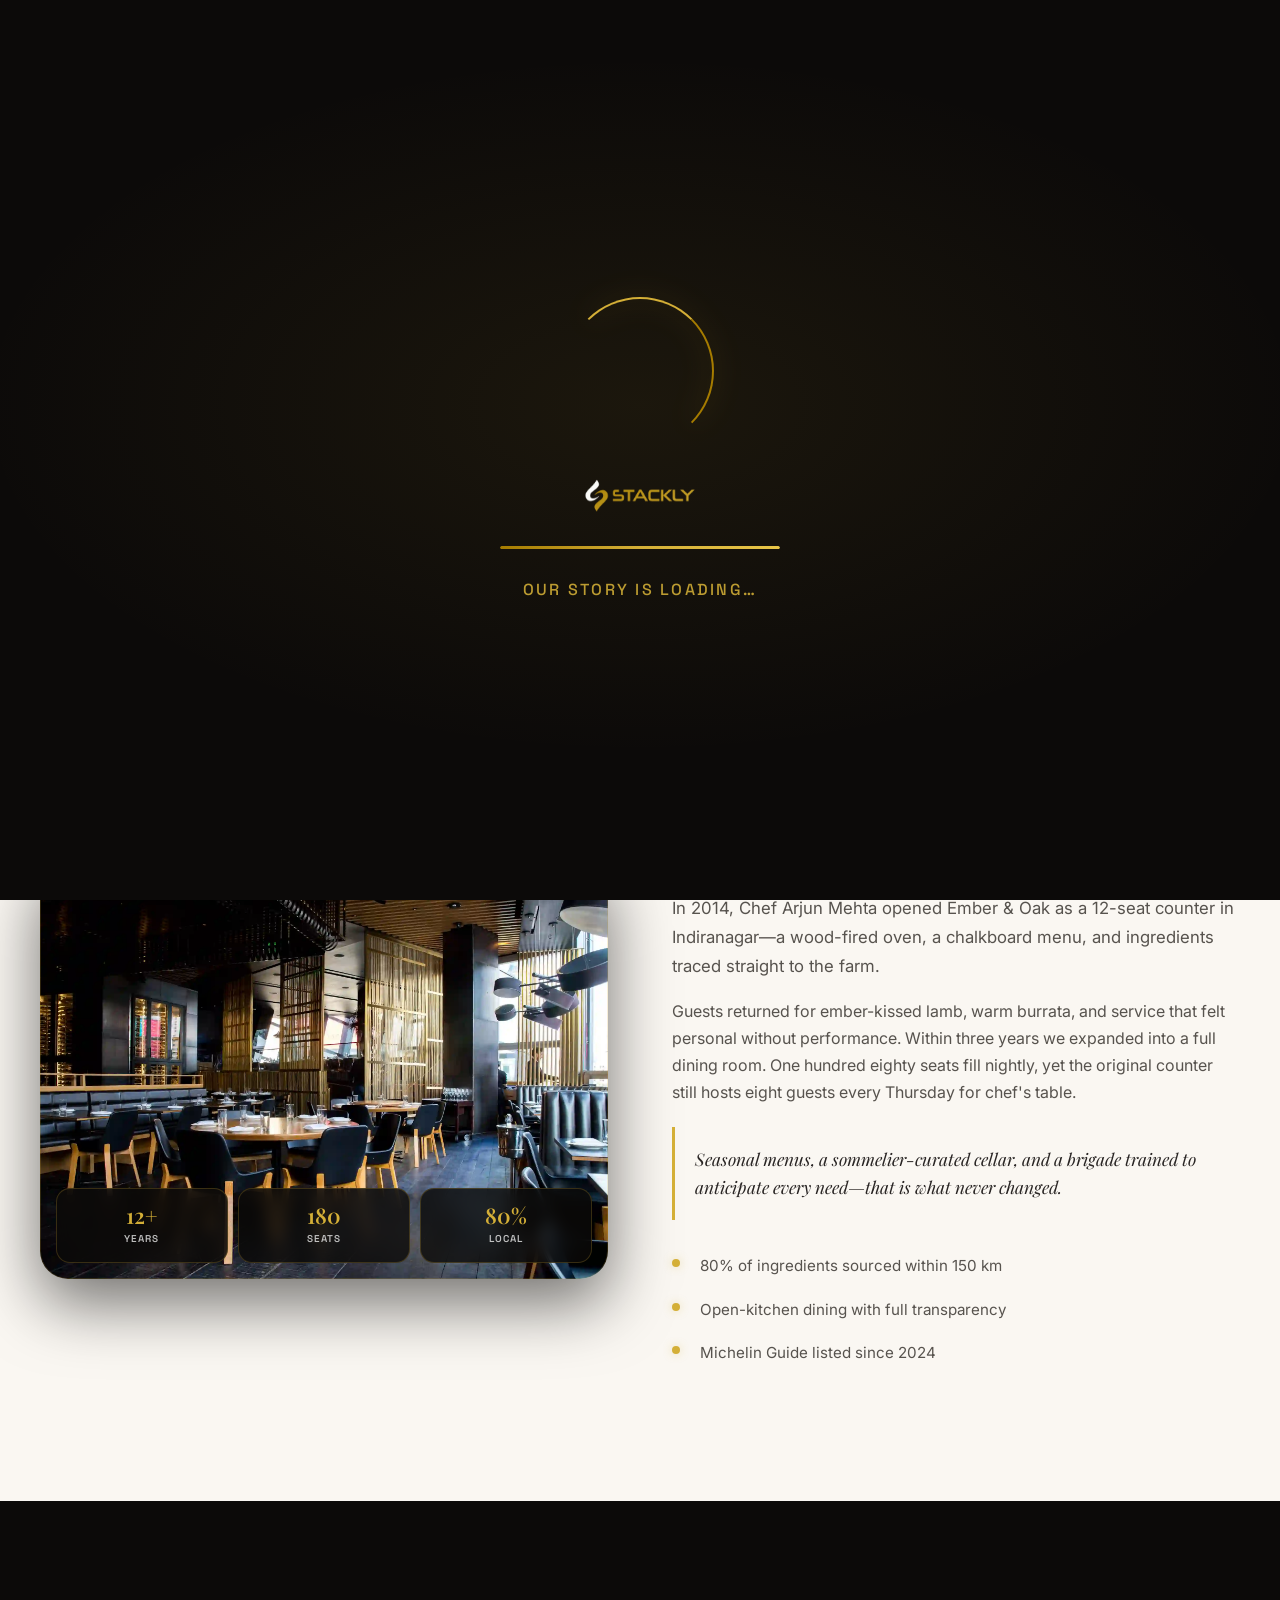
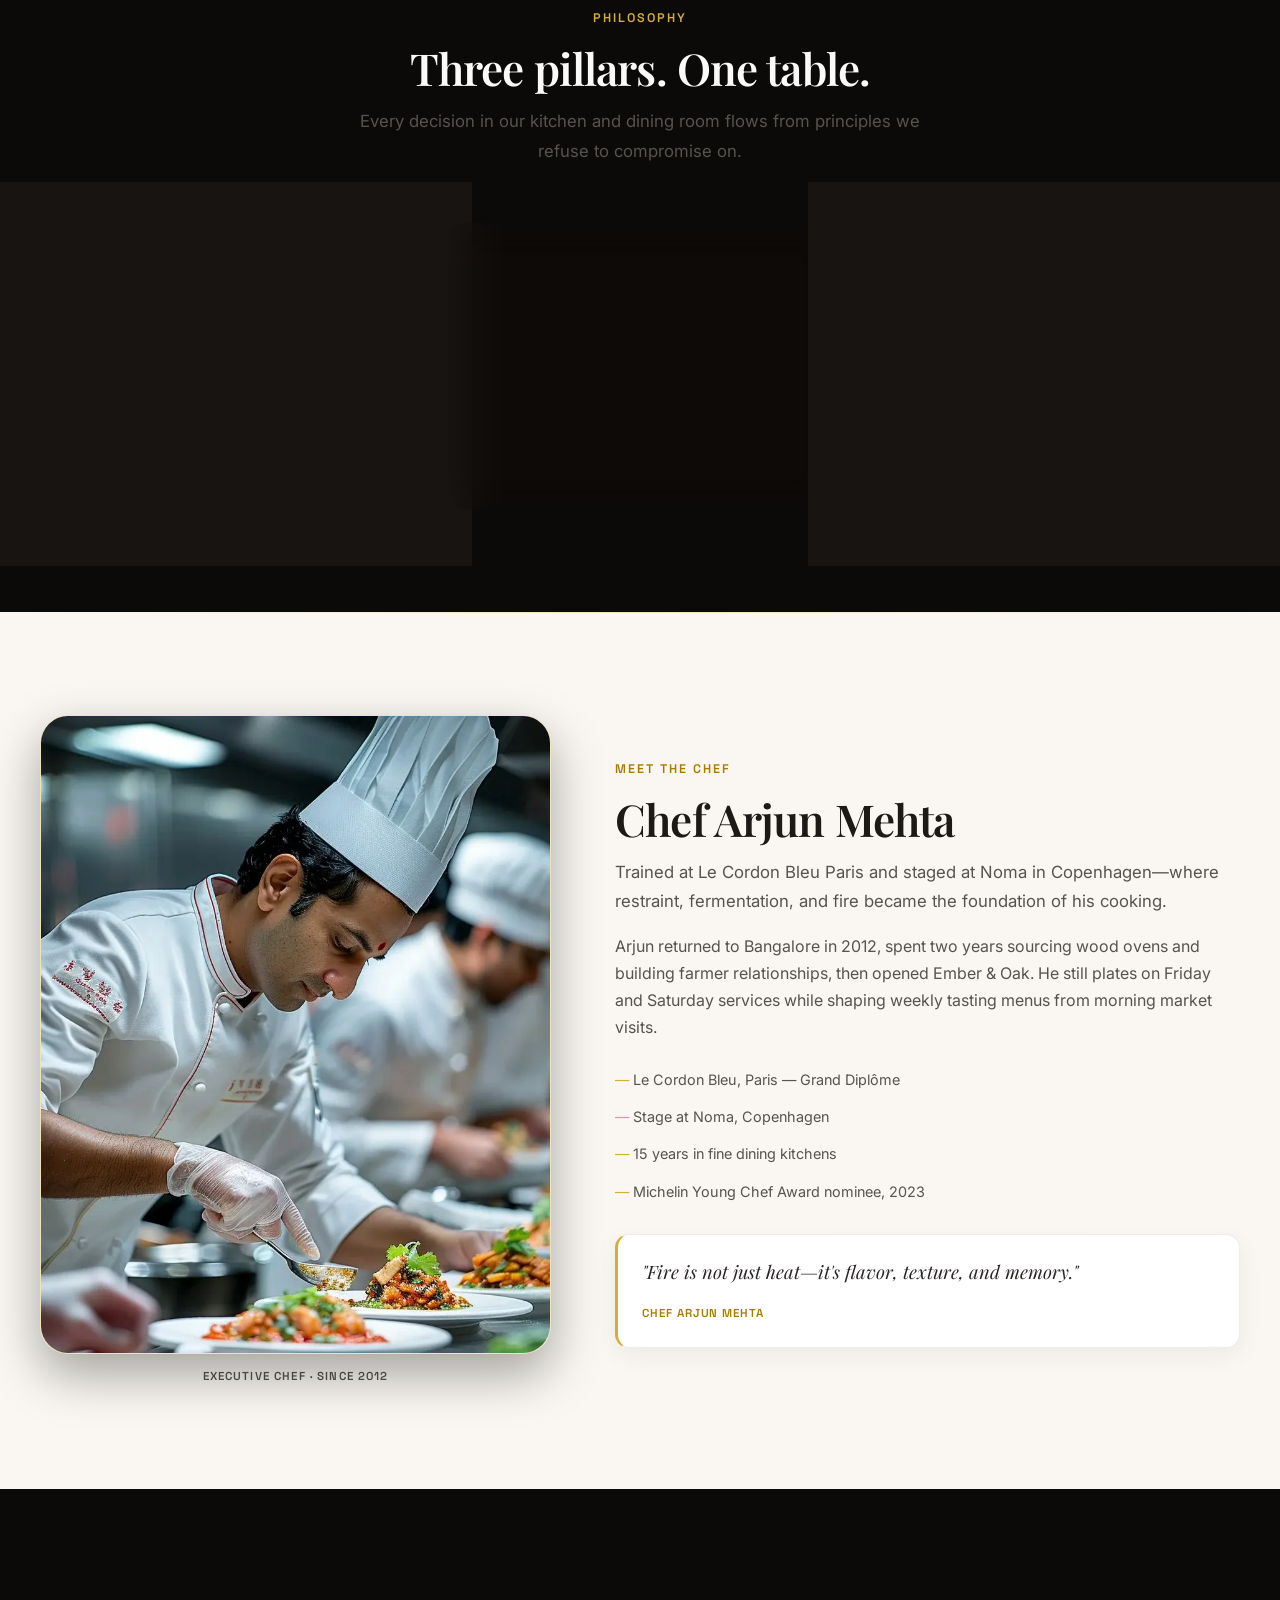
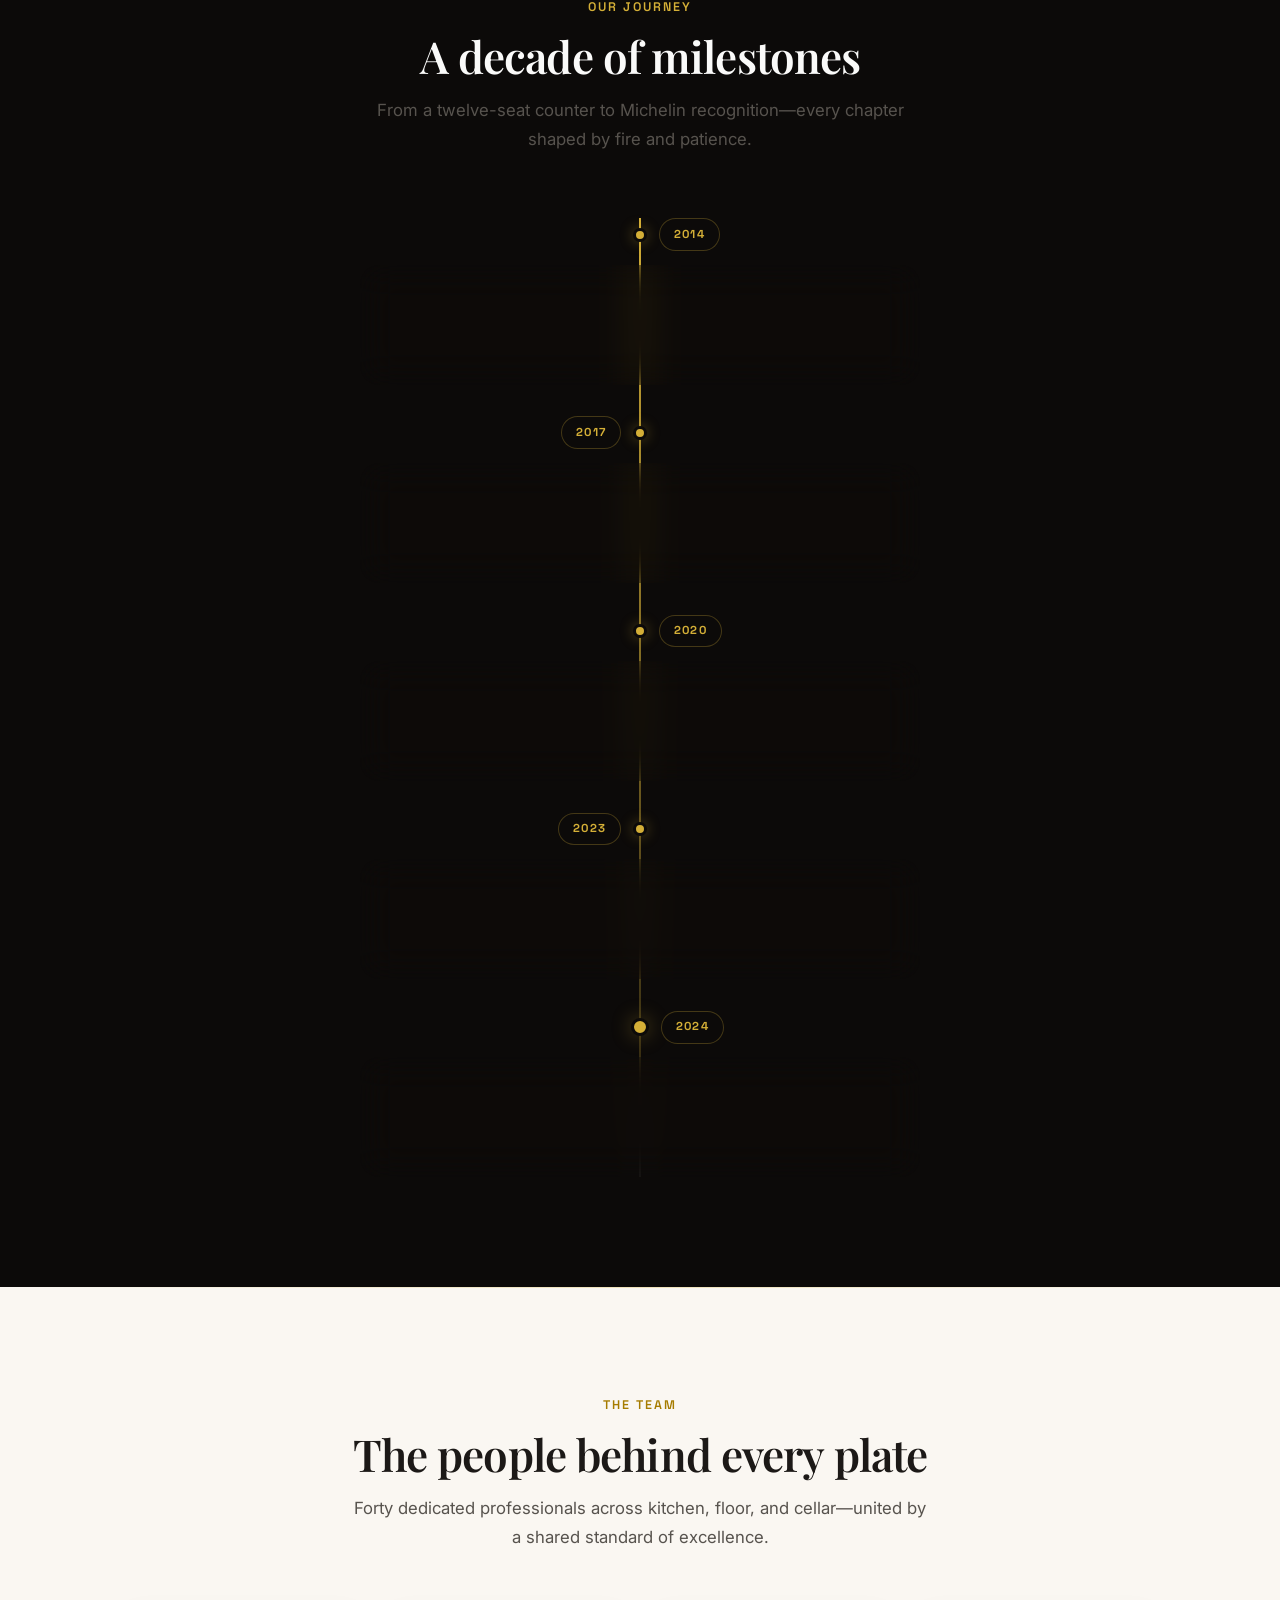
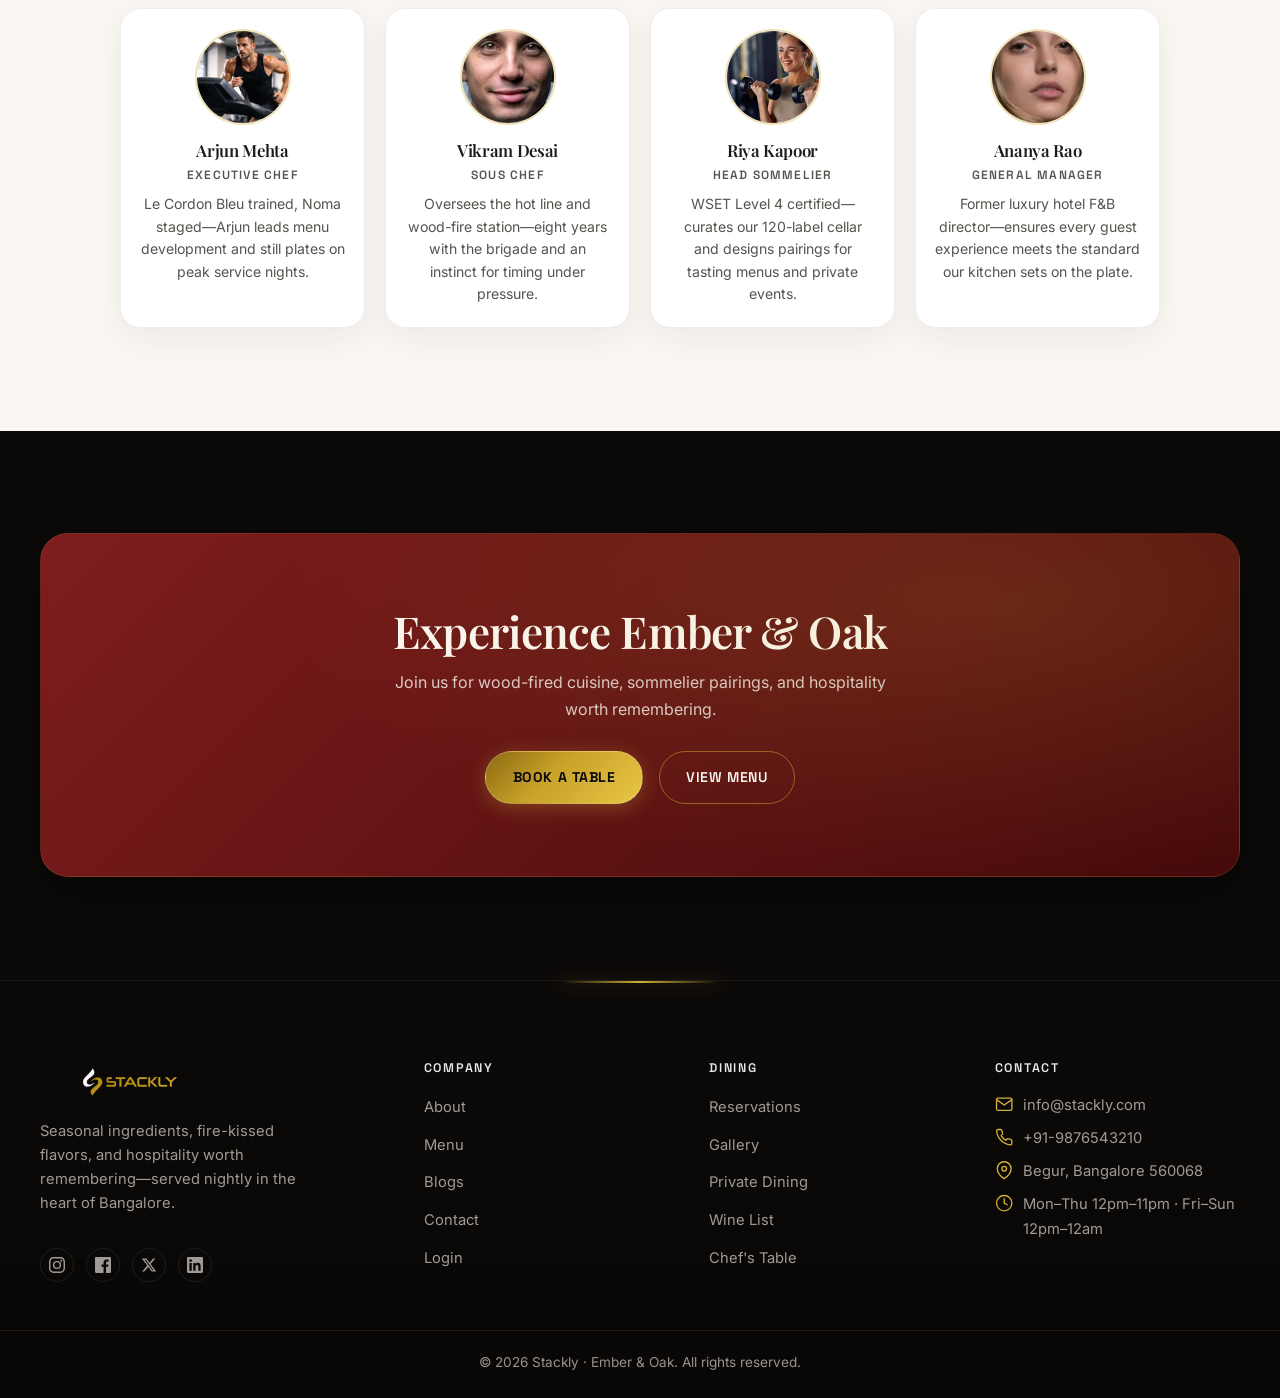
<file: about.html>
<!DOCTYPE html>
<html lang="en">
<head>
  <meta charset="UTF-8">
  <meta name="viewport" content="width=device-width, initial-scale=1.0">
  <meta name="description" content="About Stackly · Ember &amp; Oak — Our story, philosophy, and the team behind Bangalore's fire-forward fine dining destination.">
  <meta name="theme-color" content="#0C0A09">
  <title>About Us — Stackly · Ember &amp; Oak</title>
  <link rel="preconnect" href="https://fonts.googleapis.com">
  <link rel="preconnect" href="https://fonts.gstatic.com" crossorigin>
  <link href="https://fonts.googleapis.com/css2?family=Cormorant+Garamond:ital,wght@0,500;0,600;1,500&family=Inter:wght@400;500;600&family=Playfair+Display:ital,wght@0,500;0,600;0,700;1,500&family=Space+Grotesk:wght@500;600&display=swap" rel="stylesheet">
  <link rel="stylesheet" href="css/style.css">
  <link rel="stylesheet" href="css/responsive.css">
  <link rel="stylesheet" href="css/premium.css">
  <link rel="stylesheet" href="css/premium-responsive.css">
  <link rel="stylesheet" href="https://cdn.jsdelivr.net/npm/aos@2.3.1/dist/aos.css">
</head>
<body class="page-inner page-about page-hero-overlay premium-theme">

  <div id="preloader" aria-hidden="true">
    <div class="preloader__stage">
      <div class="preloader__ring" aria-hidden="true"><span class="preloader__ring-arc"></span></div>
      <img class="preloader__logo" src="images/stackly-restaurant-logo.webp" alt="Stackly · Ember &amp; Oak" width="220" height="48" decoding="async">
      <div class="preloader__progress" role="progressbar" aria-label="Loading" aria-valuemin="0" aria-valuemax="100" aria-valuenow="0">
        <span class="preloader__progress-fill"></span>
      </div>
      <p class="preloader__tagline">Our story is loading…</p>
    </div>
  </div>

  <header class="site-header site-header--pro" id="site-header" data-header>
    <div class="container site-header__inner">
      <a class="logo logo--pro" href="index.html" aria-label="Stackly · Ember &amp; Oak home">
        <img class="logo__img" src="images/stackly-restaurant-logo.webp" alt="Stackly · Ember &amp; Oak" width="200" height="44" decoding="async">
      </a>
      <button type="button" class="nav-toggle" id="nav-toggle" aria-expanded="false" aria-controls="nav-wrap" aria-label="Open menu">
        <span class="nav-toggle__bar"></span>
        <span class="nav-toggle__bar"></span>
        <span class="nav-toggle__bar"></span>
      </button>
      <div class="site-header__nav-wrap" id="nav-wrap">
        <div class="site-header__nav-inner">
          <nav class="site-header__nav" aria-label="Main navigation">
            <ul class="nav-list">
              <li><a class="nav-link" href="index.html" data-nav-file="index.html">Home</a></li>
              <li><a class="nav-link" href="about.html" data-nav-file="about.html">About</a></li>
              <li><a class="nav-link" href="menu.html" data-nav-file="menu.html">Menu</a></li>
              <li><a class="nav-link" href="blog.html" data-nav-file="blog.html">Blogs</a></li>
              <li><a class="nav-link" href="contact.html" data-nav-file="contact.html">Contact</a></li>
            </ul>
          </nav>
          <div class="site-header__actions">
            <a class="btn btn--nav-login" href="login.html" data-nav-file="login.html">Login</a>
            <a class="btn btn--nav-register" href="register.html">Sign up</a>
          </div>
        </div>
      </div>
    </div>
  </header>

  <main class="site-main">

    <section class="page-hero page-hero--image page-hero--center" aria-labelledby="page-title">
      <div class="page-hero__bg" aria-hidden="true">
        <img src="images/About-hero.webp" alt="" width="1920" height="800" decoding="async">
      </div>
      <div class="container page-hero__inner">
        <p class="section__kicker" data-aos="fade-up">About us</p>
        <h1 id="page-title" data-aos="fade-up" data-aos-delay="100">Rooted in fire.<br>Refined by craft.</h1>
        <p class="section__lead" data-aos="fade-up" data-aos-delay="150">From a single wood oven to one of Bangalore's most talked-about dining rooms—we built Ember &amp; Oak on patience, provenance, and the belief that fire transforms everything it touches.</p>
        <div class="page-hero-stats page-hero-stats--center" data-aos="fade-up" data-aos-delay="200">
          <span><strong>Est. 2014</strong></span>
          <span><strong>12+ Years</strong></span>
          <span><strong>180 Seats</strong></span>
          <span><strong>40+ Team</strong></span>
        </div>
      </div>
    </section>

    <div class="trust-strip" aria-label="About highlights">
      <div class="container">
        <ul class="trust-strip__list">
          <li class="trust-strip__item"><strong>Michelin Guide</strong> listed 2024</li>
          <li class="trust-strip__item"><strong>80%</strong> local sourcing</li>
          <li class="trust-strip__item"><strong>Open kitchen</strong> transparency</li>
          <li class="trust-strip__item"><strong>Chef's table</strong> every Thursday</li>
        </ul>
      </div>
    </div>

    <section class="section section--cream about-story" id="our-story">
      <div class="container split-layout split-layout--story">
        <div class="split-layout__image split-layout__image--story" data-aos="fade-right">
          <img src="images/dining-area.webp" alt="The Ember and Oak dining room during evening service" width="900" height="680" loading="lazy" decoding="async">
          <div class="story-metrics" aria-label="Restaurant highlights">
            <div class="story-metrics__item">
              <span class="story-metrics__value">12+</span>
              <span class="story-metrics__label">Years</span>
            </div>
            <div class="story-metrics__item">
              <span class="story-metrics__value">180</span>
              <span class="story-metrics__label">Seats</span>
            </div>
            <div class="story-metrics__item">
              <span class="story-metrics__value">80%</span>
              <span class="story-metrics__label">Local</span>
            </div>
          </div>
        </div>
        <div class="split-layout__body" data-aos="fade-left">
          <p class="section__kicker">Our story</p>
          <h2 class="section__title">Twelve seats. One oven. A vision for Bangalore.</h2>
          <p class="split-layout__lead">In 2014, Chef Arjun Mehta opened Ember &amp; Oak as a 12-seat counter in Indiranagar—a wood-fired oven, a chalkboard menu, and ingredients traced straight to the farm.</p>
          <p>Guests returned for ember-kissed lamb, warm burrata, and service that felt personal without performance. Within three years we expanded into a full dining room. One hundred eighty seats fill nightly, yet the original counter still hosts eight guests every Thursday for chef's table.</p>
          <blockquote class="story-pullquote">Seasonal menus, a sommelier-curated cellar, and a brigade trained to anticipate every need—that is what never changed.</blockquote>
          <ul class="checklist">
            <li>80% of ingredients sourced within 150 km</li>
            <li>Open-kitchen dining with full transparency</li>
            <li>Michelin Guide listed since 2024</li>
          </ul>
        </div>
      </div>
    </section>

    <section class="section section--dark about-philosophy" id="philosophy">
      <div class="container">
        <header class="section__head section__head--center">
          <p class="section__kicker" data-aos="fade-up">Philosophy</p>
          <h2 class="section__title" data-aos="fade-up" data-aos-delay="100">Three pillars. One table.</h2>
          <p class="section__lead" data-aos="fade-up" data-aos-delay="150">Every decision in our kitchen and dining room flows from principles we refuse to compromise on.</p>
        </header>
        <div class="philosophy-showcase">
          <article class="philosophy-showcase__card glass-card" data-aos="fade-up">
            <span class="philosophy-showcase__num" aria-hidden="true">01</span>
            <h3>Provenance</h3>
            <p>We know our farmers by name. Lamb from Nandi Hills, heirloom tomatoes from Coorg, truffles from Piedmont when the season turns—we build menus around what arrives freshest.</p>
          </article>
          <article class="philosophy-showcase__card philosophy-showcase__card--featured glass-card" data-aos="fade-up" data-aos-delay="75">
            <span class="philosophy-showcase__num" aria-hidden="true">02</span>
            <h3>Technique</h3>
            <p>European training meets Indian sensibility. Wood-fire roasting, classical sauces, fermentation, and precise plating—our brigade practices craft daily so every cover receives the same standard.</p>
          </article>
          <article class="philosophy-showcase__card glass-card" data-aos="fade-up" data-aos-delay="150">
            <span class="philosophy-showcase__num" aria-hidden="true">03</span>
            <h3>Hospitality</h3>
            <p>Service should feel invisible until you need it. Our team reads the room—celebrations, business dinners, quiet anniversaries—and adapts without scripts or intrusion.</p>
          </article>
        </div>
      </div>
    </section>

    <section class="section section--cream about-chef" id="chef">
      <div class="container chef-profile">
        <div class="chef-profile__media" data-aos="fade-right">
          <div class="chef-profile__frame">
            <img src="images/chef-mehta.webp" alt="Executive Chef Arjun Mehta in the Ember and Oak kitchen" width="800" height="1000" loading="lazy" decoding="async">
          </div>
          <p class="chef-profile__label">Executive Chef · Since 2012</p>
        </div>
        <div class="chef-profile__content" data-aos="fade-left">
          <p class="section__kicker">Meet the chef</p>
          <h2 class="section__title">Chef Arjun Mehta</h2>
          <p class="chef-profile__intro">Trained at Le Cordon Bleu Paris and staged at Noma in Copenhagen—where restraint, fermentation, and fire became the foundation of his cooking.</p>
          <p>Arjun returned to Bangalore in 2012, spent two years sourcing wood ovens and building farmer relationships, then opened Ember &amp; Oak. He still plates on Friday and Saturday services while shaping weekly tasting menus from morning market visits.</p>
          <ul class="chef-credentials chef-credentials--profile">
            <li>Le Cordon Bleu, Paris — Grand Diplôme</li>
            <li>Stage at Noma, Copenhagen</li>
            <li>15 years in fine dining kitchens</li>
            <li>Michelin Young Chef Award nominee, 2023</li>
          </ul>
          <blockquote class="chef-profile__quote">
            <p>"Fire is not just heat—it's flavor, texture, and memory."</p>
            <cite>Chef Arjun Mehta</cite>
          </blockquote>
        </div>
      </div>
    </section>

    <section class="section section--dark about-journey" id="timeline">
      <div class="container">
        <header class="section__head section__head--center">
          <p class="section__kicker" data-aos="fade-up">Our journey</p>
          <h2 class="section__title" data-aos="fade-up" data-aos-delay="100">A decade of milestones</h2>
          <p class="section__lead" data-aos="fade-up" data-aos-delay="150">From a twelve-seat counter to Michelin recognition—every chapter shaped by fire and patience.</p>
        </header>
        <div class="evolution-timeline" data-aos="fade-up">
          <article class="evolution-timeline__step">
            <div class="evolution-timeline__marker">
              <span class="evolution-timeline__dot" aria-hidden="true"></span>
              <span class="evolution-timeline__year">2014</span>
            </div>
            <div class="evolution-timeline__card glass-card">
              <h3>Opened as chef's counter</h3>
              <p>Twelve seats, one wood oven, and a chalkboard menu that changed daily. Ember &amp; Oak quietly opened in Indiranagar.</p>
            </div>
          </article>
          <article class="evolution-timeline__step">
            <div class="evolution-timeline__marker">
              <span class="evolution-timeline__dot" aria-hidden="true"></span>
              <span class="evolution-timeline__year">2017</span>
            </div>
            <div class="evolution-timeline__card glass-card">
              <h3>Expanded to full dining room</h3>
              <p>We added 120 seats, an open kitchen, and a dedicated pastry station without losing the intimacy of the original space.</p>
            </div>
          </article>
          <article class="evolution-timeline__step">
            <div class="evolution-timeline__marker">
              <span class="evolution-timeline__dot" aria-hidden="true"></span>
              <span class="evolution-timeline__year">2020</span>
            </div>
            <div class="evolution-timeline__card glass-card">
              <h3>Launched wine program</h3>
              <p>Head Sommelier Riya Kapoor built a 120-label cellar with vertical tastings, winemaker dinners, and expert pairings.</p>
            </div>
          </article>
          <article class="evolution-timeline__step">
            <div class="evolution-timeline__marker">
              <span class="evolution-timeline__dot" aria-hidden="true"></span>
              <span class="evolution-timeline__year">2023</span>
            </div>
            <div class="evolution-timeline__card glass-card">
              <h3>Private dining wing</h3>
              <p>Three private rooms for 8–24 guests—custom menus, dedicated service teams, and sommelier-led wine journeys.</p>
            </div>
          </article>
          <article class="evolution-timeline__step evolution-timeline__step--finale">
            <div class="evolution-timeline__marker">
              <span class="evolution-timeline__dot" aria-hidden="true"></span>
              <span class="evolution-timeline__year">2024</span>
            </div>
            <div class="evolution-timeline__card evolution-timeline__card--finale glass-card">
              <h3>Michelin Guide recognition</h3>
              <p>Listed for the first time—validation of a decade spent cooking with fire, patience, and purpose.</p>
            </div>
          </article>
        </div>
      </div>
    </section>

    <section class="section section--cream about-team" id="team">
      <div class="container">
        <header class="section__head section__head--center">
          <p class="section__kicker" data-aos="fade-up">The team</p>
          <h2 class="section__title" data-aos="fade-up" data-aos-delay="100">The people behind every plate</h2>
          <p class="section__lead" data-aos="fade-up" data-aos-delay="150">Forty dedicated professionals across kitchen, floor, and cellar—united by a shared standard of excellence.</p>
        </header>
        <div class="team-grid team-grid--about">
          <article class="team-card team-card--light" data-aos="fade-up">
            <div class="team-card__photo">
              <img src="images/arjun.webp" alt="Arjun Mehta, Executive Chef" width="280" height="280" loading="lazy" decoding="async">
            </div>
            <div class="team-card__body">
              <h3>Arjun Mehta</h3>
              <p class="team-card__role">Executive Chef</p>
              <p class="team-card__bio">Le Cordon Bleu trained, Noma staged—Arjun leads menu development and still plates on peak service nights.</p>
            </div>
          </article>
          <article class="team-card team-card--light" data-aos="fade-up" data-aos-delay="75">
            <div class="team-card__photo">
              <img src="images/vikram.webp" alt="Vikram Desai, Sous Chef" width="280" height="280" loading="lazy" decoding="async">
            </div>
            <div class="team-card__body">
              <h3>Vikram Desai</h3>
              <p class="team-card__role">Sous Chef</p>
              <p class="team-card__bio">Oversees the hot line and wood-fire station—eight years with the brigade and an instinct for timing under pressure.</p>
            </div>
          </article>
          <article class="team-card team-card--light" data-aos="fade-up" data-aos-delay="150">
            <div class="team-card__photo">
              <img src="images/priya.webp" alt="Riya Kapoor, Head Sommelier" width="280" height="280" loading="lazy" decoding="async">
            </div>
            <div class="team-card__body">
              <h3>Riya Kapoor</h3>
              <p class="team-card__role">Head Sommelier</p>
              <p class="team-card__bio">WSET Level 4 certified—curates our 120-label cellar and designs pairings for tasting menus and private events.</p>
            </div>
          </article>
          <article class="team-card team-card--light" data-aos="fade-up" data-aos-delay="225">
            <div class="team-card__photo">
              <img src="images/ananya.webp" alt="Ananya Rao, General Manager" width="280" height="280" loading="lazy" decoding="async">
            </div>
            <div class="team-card__body">
              <h3>Ananya Rao</h3>
              <p class="team-card__role">General Manager</p>
              <p class="team-card__bio">Former luxury hotel F&amp;B director—ensures every guest experience meets the standard our kitchen sets on the plate.</p>
            </div>
          </article>
        </div>
      </div>
    </section>

    <section class="section section--dark">
      <div class="container">
        <div class="cta-band" data-aos="fade-up">
          <h2>Experience Ember &amp; Oak</h2>
          <p>Join us for wood-fired cuisine, sommelier pairings, and hospitality worth remembering.</p>
          <div class="cta-band__actions">
            <a class="btn btn--primary" href="404.html">Book a Table</a>
            <a class="btn btn--outline-light" href="404.html">View menu</a>
          </div>
        </div>
      </div>
    </section>
  </main>

  <footer class="footer-premium footer-premium--pro" id="site-footer">
    <div class="container footer-premium__grid">
      <div class="footer-brand">
        <a class="logo logo--pro" href="index.html" aria-label="Stackly · Ember &amp; Oak home">
          <img class="logo__img" src="images/stackly-restaurant-logo.webp" alt="Stackly · Ember &amp; Oak" width="200" height="44" decoding="async">
        </a>
        <p>Seasonal ingredients, fire-kissed flavors, and hospitality worth remembering—served nightly in the heart of Bangalore.</p>
        <div class="footer-social">
          <a href="404.html" aria-label="Instagram"><svg viewBox="0 0 24 24" aria-hidden="true"><path d="M12 2.163c3.204 0 3.584.012 4.85.07 3.252.148 4.771 1.691 4.919 4.919.058 1.265.069 1.645.069 4.849 0 3.205-.012 3.584-.069 4.849-.149 3.225-1.664 4.771-4.919 4.919-1.266.058-1.644.07-4.85.07-3.204 0-3.584-.012-4.849-.07-3.26-.149-4.771-1.699-4.919-4.92-.058-1.265-.07-1.644-.07-4.849 0-3.204.013-3.583.07-4.849.149-3.227 1.664-4.771 4.919-4.919 1.266-.057 1.645-.069 4.849-.069zM12 0C8.741 0 8.333.014 7.053.072 2.695.272.273 2.69.073 7.052.014 8.333 0 8.741 0 12c0 3.259.014 3.668.072 4.948.2 4.358 2.618 6.78 6.98 6.98 1.281.058 1.689.072 4.948.072 3.259 0 3.668-.014 4.948-.072 4.354-.2 6.782-2.618 6.979-6.98.059-1.28.073-1.689.073-4.948 0-3.259-.014-3.667-.072-4.947-.196-4.354-2.617-6.78-6.979-6.98C15.668.014 15.259 0 12 0zm0 5.838a6.162 6.162 0 100 12.324 6.162 6.162 0 000-12.324zM12 16a4 4 0 110-8 4 4 0 010 8zm6.406-11.845a1.44 1.44 0 110 2.881 1.44 1.44 0 010-2.881z"/></svg></a>
          <a href="404.html" aria-label="Facebook"><svg viewBox="0 0 24 24" aria-hidden="true"><path d="M22.675 0H1.325C.593 0 0 .593 0 1.325v21.351C0 23.407.593 24 1.325 24H12.82v-9.294H9.692v-3.622h3.128V8.413c0-3.1 1.893-4.788 4.659-4.788 1.325 0 2.463.099 2.795.143v3.24l-1.918.001c-1.504 0-1.795.715-1.795 1.763v2.313h3.587l-.467 3.622h-3.12V24h6.116c.73 0 1.323-.593 1.323-1.325V1.325C24 .593 23.407 0 22.675 0z"/></svg></a>
          <a href="404.html" aria-label="Twitter"><svg viewBox="0 0 24 24" aria-hidden="true"><path d="M18.244 2.25h3.308l-7.227 8.26 8.502 11.24H16.17l-5.214-6.817L4.99 21.75H1.68l7.73-8.835L1.254 2.25H8.08l4.713 6.231zm-1.161 17.52h1.833L7.084 4.126H5.117z"/></svg></a>
          <a href="404.html" aria-label="LinkedIn"><svg viewBox="0 0 24 24" aria-hidden="true"><path d="M20.447 20.452h-3.554v-5.569c0-1.328-.027-3.037-1.852-3.037-1.853 0-2.136 1.445-2.136 2.939v5.667H9.351V9h3.414v1.561h.046c.477-.9 1.637-1.85 3.37-1.85 3.601 0 4.267 2.37 4.267 5.455v6.286zM5.337 7.433c-1.144 0-2.063-.926-2.063-2.065 0-1.138.92-2.063 2.063-2.063 1.14 0 2.064.925 2.064 2.063 0 1.139-.925 2.065-2.064 2.065zm1.782 13.019H3.555V9h3.564v11.452zM22.225 0H1.771C.792 0 0 .774 0 1.729v20.542C0 23.227.792 24 1.771 24h20.451C23.2 24 24 23.227 24 22.271V1.729C24 .774 23.2 0 22.222 0h.003z"/></svg></a>
        </div>
      </div>
      <div>
        <h4>Company</h4>
        <ul>
          <li><a href="about.html">About</a></li>
          <li><a href="menu.html">Menu</a></li>
          <li><a href="blog.html">Blogs</a></li>
          <li><a href="contact.html">Contact</a></li>
          <li><a href="login.html">Login</a></li>
        </ul>
      </div>
      <div>
        <h4>Dining</h4>
        <ul>
          <li><a href="404.html">Reservations</a></li>
          <li><a href="404.html">Gallery</a></li>
          <li><a href="404.html">Private Dining</a></li>
          <li><a href="404.html">Wine List</a></li>
          <li><a href="404.html">Chef's Table</a></li>
        </ul>
      </div>
      <div class="footer-contact">
        <h4>Contact</h4>
        <address class="footer-contact__addr">
          <p class="footer-contact__row">
            <span class="footer-contact__icon" aria-hidden="true"><svg viewBox="0 0 24 24" fill="none" stroke="currentColor" stroke-width="1.75" stroke-linecap="round" stroke-linejoin="round"><path d="M4 4h16c1.1 0 2 .9 2 2v12c0 1.1-.9 2-2 2H4c-1.1 0-2-.9-2-2V6c0-1.1.9-2 2-2z"/><polyline points="22,6 12,13 2,6"/></svg></span>
            <a href="mailto:hello@emberandoak.com">info@stackly.com</a>
          </p>
          <p class="footer-contact__row">
            <span class="footer-contact__icon" aria-hidden="true"><svg viewBox="0 0 24 24" fill="none" stroke="currentColor" stroke-width="1.75" stroke-linecap="round" stroke-linejoin="round"><path d="M22 16.92v3a2 2 0 0 1-2.18 2 19.79 19.79 0 0 1-8.63-3.07 19.5 19.5 0 0 1-6-6 19.79 19.79 0 0 1-3.07-8.67A2 2 0 0 1 4.11 2h3a2 2 0 0 1 2 1.72 12.84 12.84 0 0 0 .7 2.81 2 2 0 0 1-.45 2.11L8.09 9.91a16 16 0 0 0 6 6l1.27-1.27a2 2 0 0 1 2.11-.45 12.84 12.84 0 0 0 2.81.7A2 2 0 0 1 22 16.92z"/></svg></span>
            <a href="tel:+919876543210">+91-9876543210</a>
          </p>
          <p class="footer-contact__row">
            <span class="footer-contact__icon" aria-hidden="true"><svg viewBox="0 0 24 24" fill="none" stroke="currentColor" stroke-width="1.75" stroke-linecap="round" stroke-linejoin="round"><path d="M21 10c0 7-9 13-9 13s-9-6-9-13a9 9 0 0 1 18 0z"/><circle cx="12" cy="10" r="3"/></svg></span>
            <span>Begur, Bangalore 560068</span>
          </p>
          <p class="footer-contact__row">
            <span class="footer-contact__icon" aria-hidden="true"><svg viewBox="0 0 24 24" fill="none" stroke="currentColor" stroke-width="1.75" stroke-linecap="round" stroke-linejoin="round"><circle cx="12" cy="12" r="10"/><polyline points="12 6 12 12 16 14"/></svg></span>
            <span>Mon–Thu 12pm–11pm · Fri–Sun 12pm–12am</span>
          </p>
        </address>
      </div>
    </div>
    <div class="footer-bar">
      <div class="container footer-bar__inner">
        <p>&copy; <span data-year>2026</span> Stackly · Ember &amp; Oak. All rights reserved.</p>
      
      </div>
    </div>
  </footer>

  <script src="https://cdn.jsdelivr.net/npm/aos@2.3.1/dist/aos.js"></script>
  <script src="js/main.js"></script>
</body>
</html>
</file>
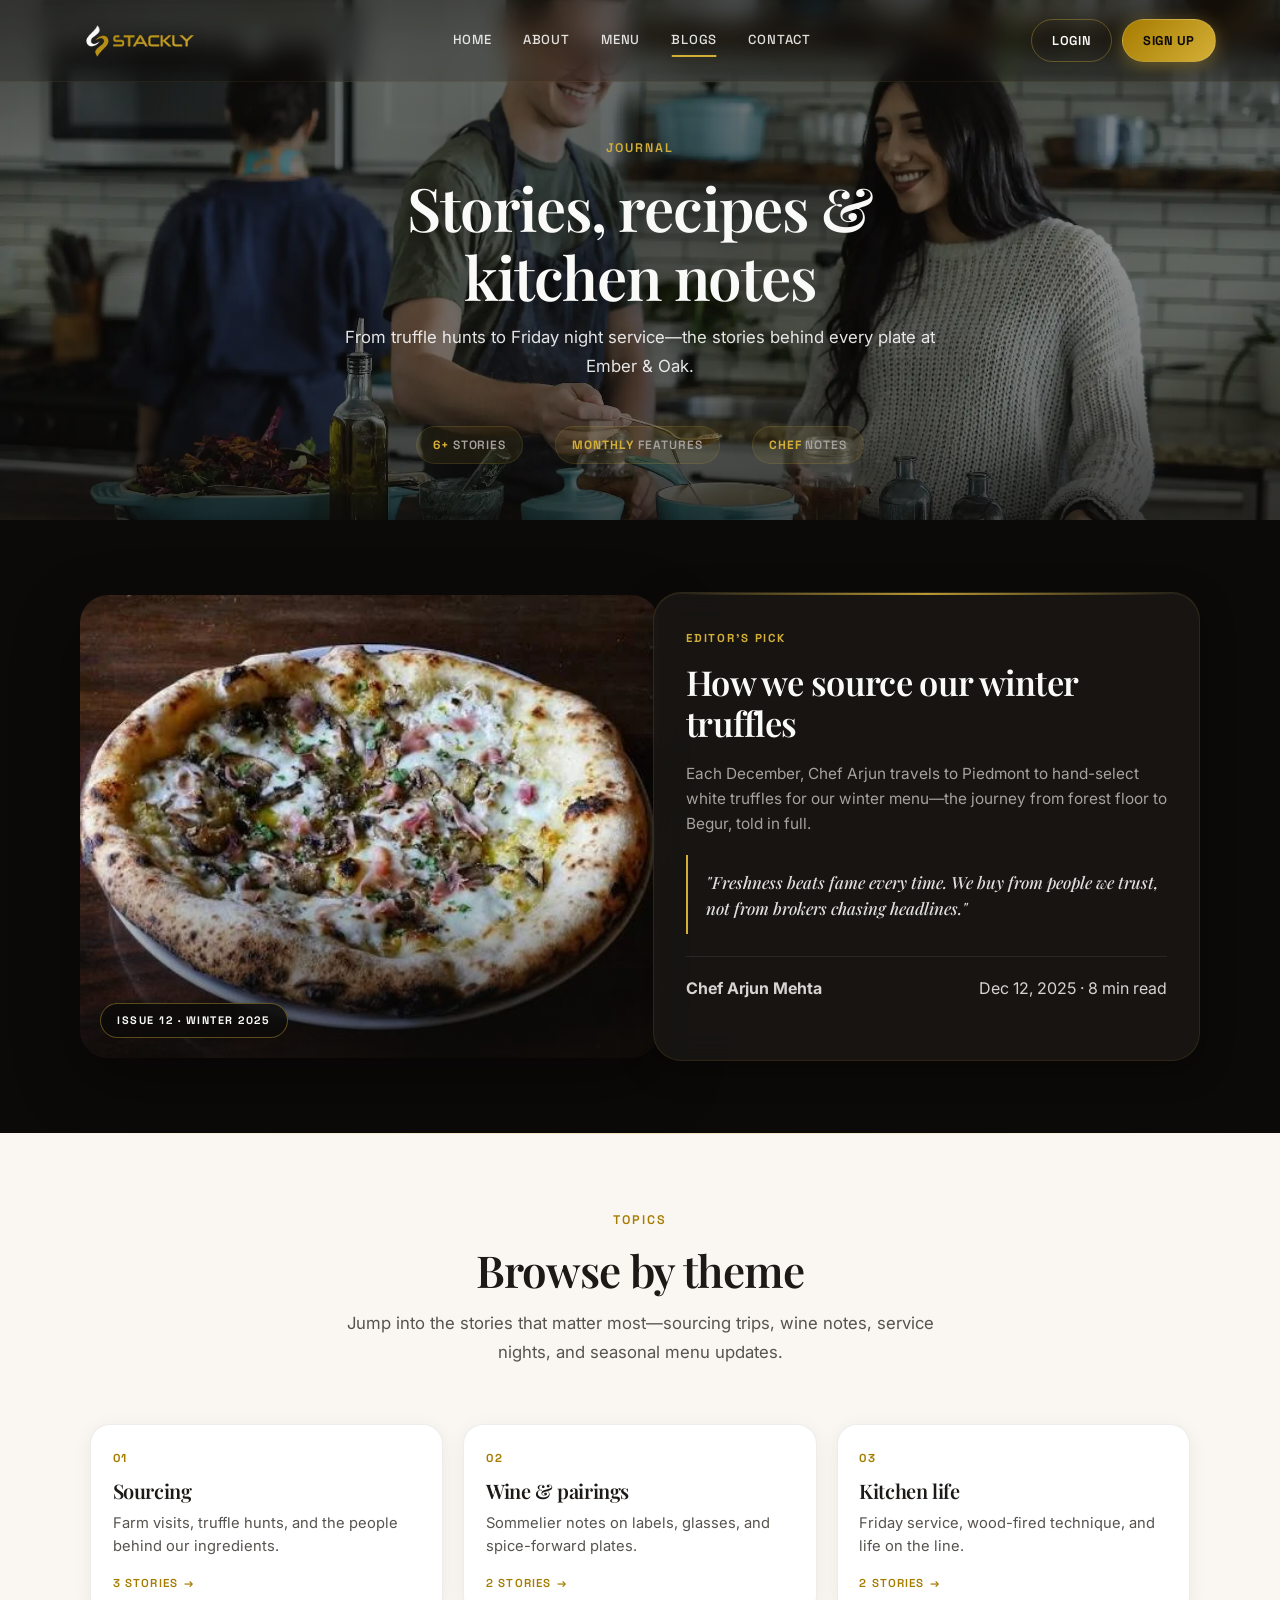
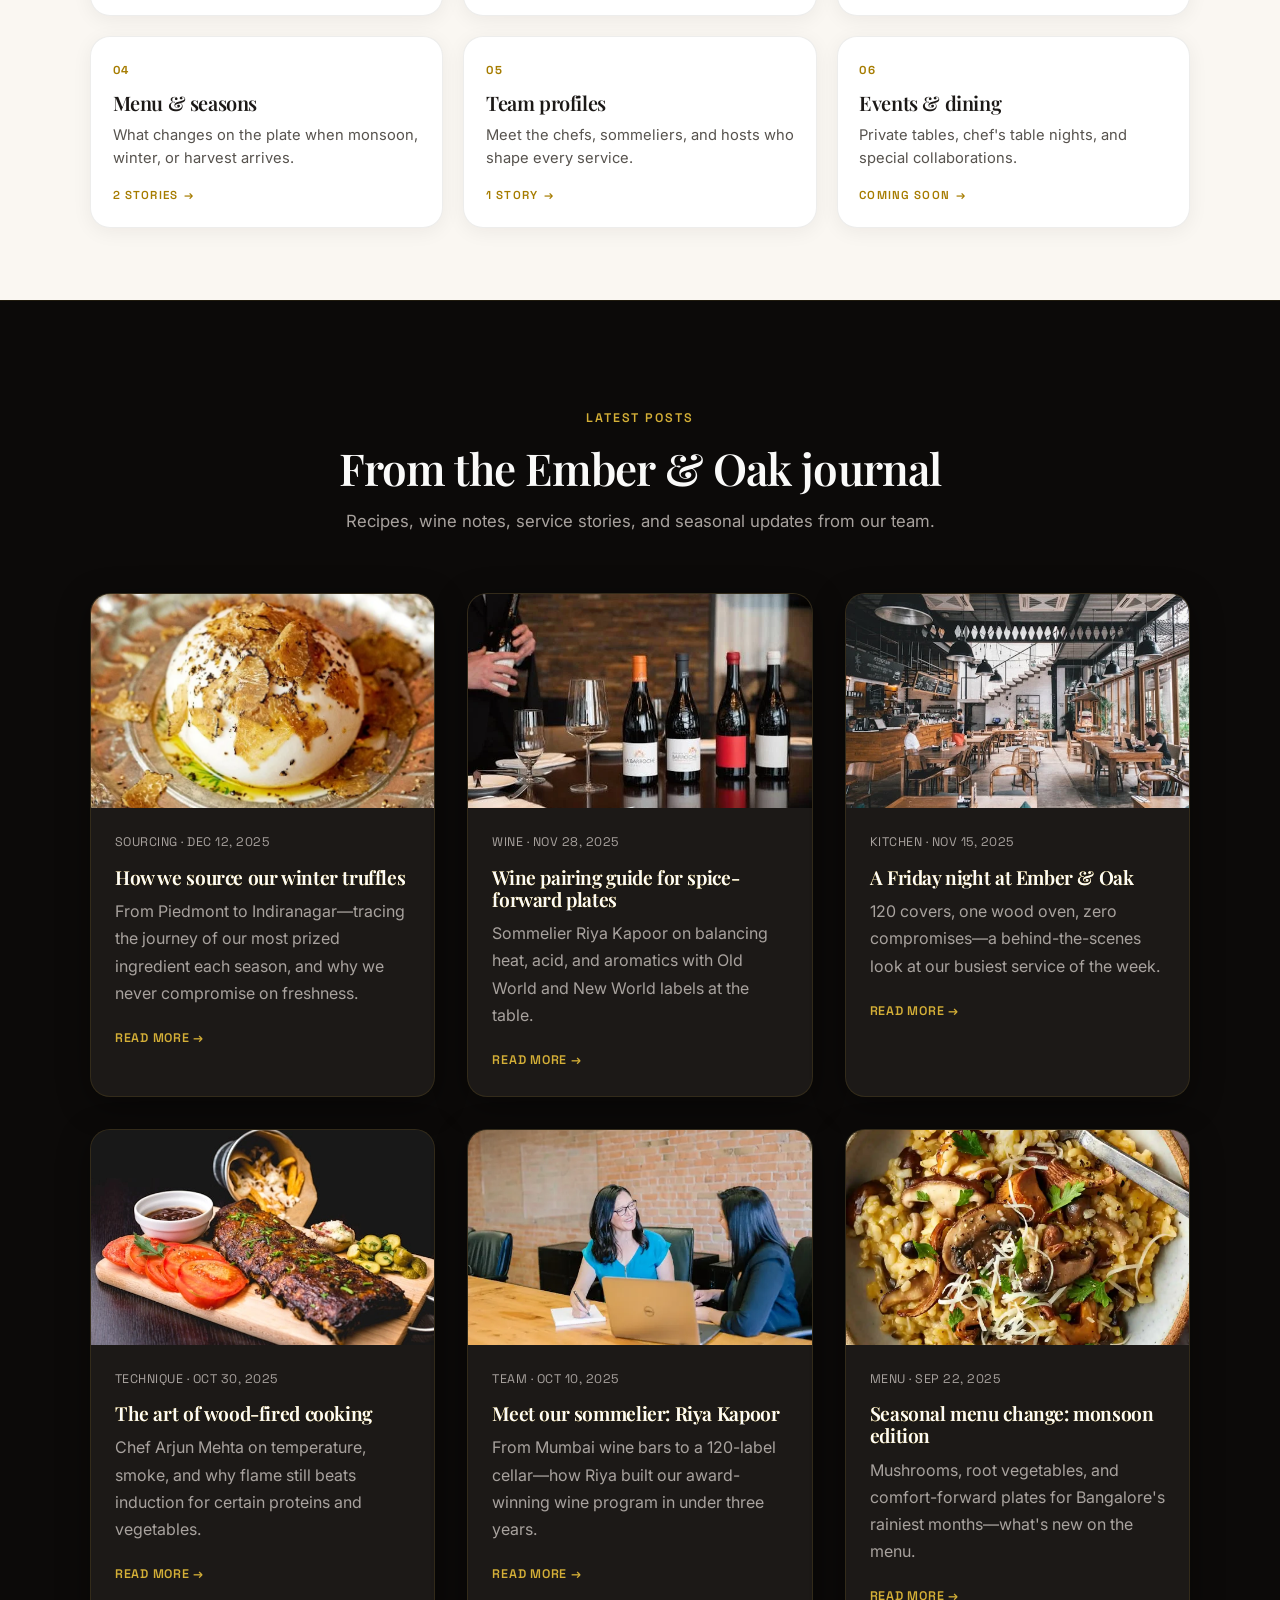
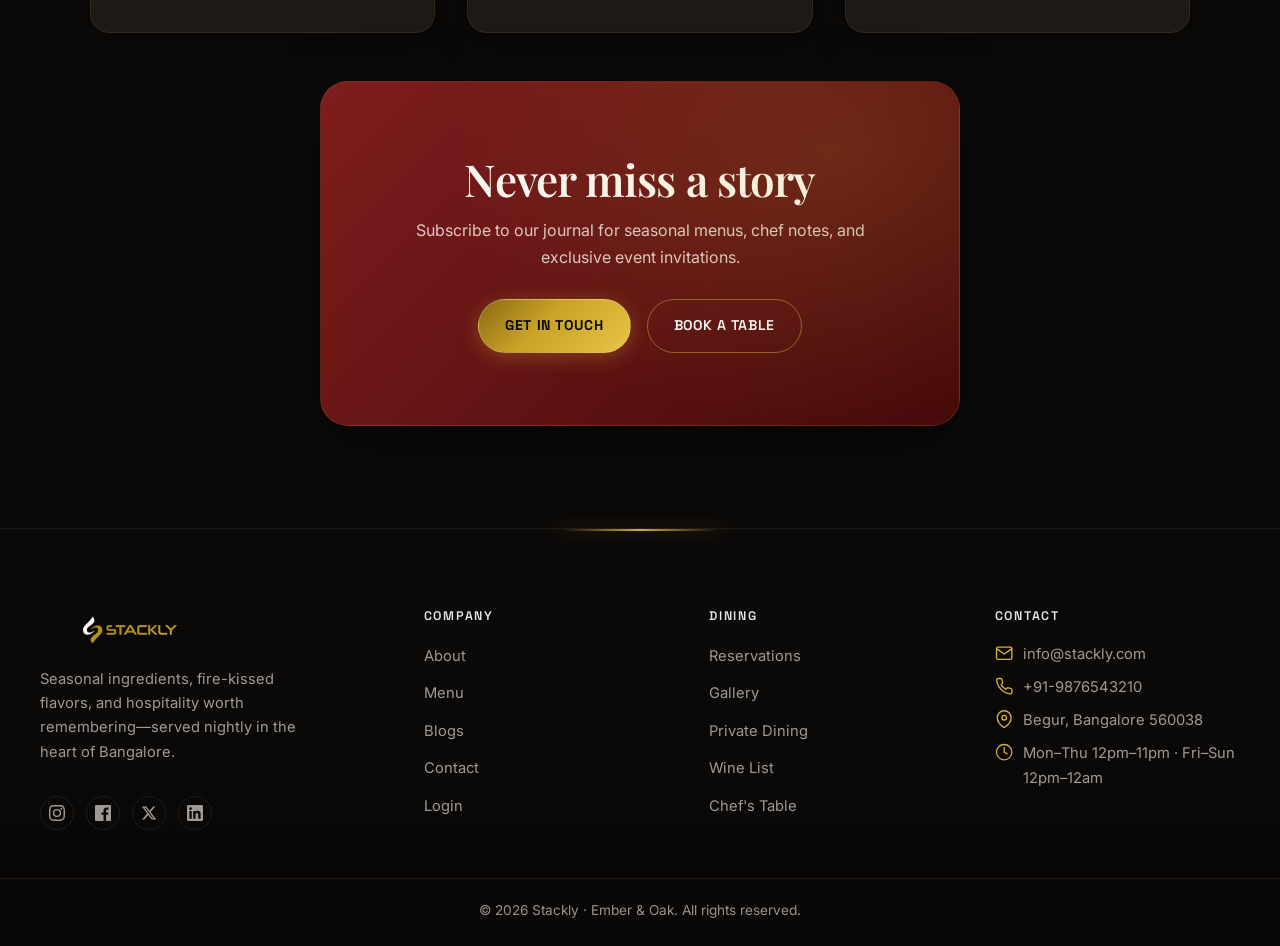
<file: blog.html>
<!DOCTYPE html>
<html lang="en">
<head>
  <meta charset="UTF-8">
  <meta name="viewport" content="width=device-width, initial-scale=1.0">
  <meta name="description" content="Ember &amp; Oak journal — stories, recipes, and kitchen notes from our Bangalore fine dining restaurant.">
  <meta name="theme-color" content="#0C0A09">
  <title>Journal — Stackly · Ember &amp; Oak</title>
  <link rel="preconnect" href="https://fonts.googleapis.com">
  <link rel="preconnect" href="https://fonts.gstatic.com" crossorigin>
  <link href="https://fonts.googleapis.com/css2?family=Cormorant+Garamond:ital,wght@0,500;0,600;1,500&family=Inter:wght@400;500;600&family=Playfair+Display:ital,wght@0,500;0,600;0,700;1,500&family=Space+Grotesk:wght@500;600&display=swap" rel="stylesheet">
  <link rel="stylesheet" href="css/style.css">
  <link rel="stylesheet" href="css/responsive.css">
  <link rel="stylesheet" href="css/premium.css">
  <link rel="stylesheet" href="css/premium-responsive.css">
  <link rel="stylesheet" href="https://cdn.jsdelivr.net/npm/aos@2.3.1/dist/aos.css">
</head>
<body class="page-inner page-blog page-hero-overlay premium-theme">

  <div id="preloader" aria-hidden="true">
    <div class="preloader__stage">
      <div class="preloader__ring" aria-hidden="true"><span class="preloader__ring-arc"></span></div>
      <img class="preloader__logo" src="images/stackly-restaurant-logo.webp" alt="Stackly · Ember &amp; Oak" width="220" height="48" decoding="async">
      <div class="preloader__progress" role="progressbar" aria-label="Loading" aria-valuemin="0" aria-valuemax="100" aria-valuenow="0">
        <span class="preloader__progress-fill"></span>
      </div>
      <p class="preloader__tagline">Fresh stories brewing…</p>
    </div>
  </div>

  <header class="site-header site-header--pro" id="site-header" data-header>
    <div class="container site-header__inner">
      <a class="logo logo--pro" href="index.html" aria-label="Stackly · Ember &amp; Oak home">
        <img class="logo__img" src="images/stackly-restaurant-logo.webp" alt="Stackly · Ember &amp; Oak" width="200" height="44" decoding="async">
      </a>
      <button type="button" class="nav-toggle" id="nav-toggle" aria-expanded="false" aria-controls="nav-wrap" aria-label="Open menu">
        <span class="nav-toggle__bar"></span>
        <span class="nav-toggle__bar"></span>
        <span class="nav-toggle__bar"></span>
      </button>
      <div class="site-header__nav-wrap" id="nav-wrap">
        <div class="site-header__nav-inner">
          <nav class="site-header__nav" aria-label="Main navigation">
            <ul class="nav-list">
              <li><a class="nav-link" href="index.html" data-nav-file="index.html">Home</a></li>
              <li><a class="nav-link" href="about.html" data-nav-file="about.html">About</a></li>
              <li><a class="nav-link" href="menu.html" data-nav-file="menu.html">Menu</a></li>
              <li><a class="nav-link" href="blog.html" data-nav-file="blog.html">Blogs</a></li>
              <li><a class="nav-link" href="contact.html" data-nav-file="contact.html">Contact</a></li>
            </ul>
          </nav>
          <div class="site-header__actions">
            <a class="btn btn--nav-login" href="login.html" data-nav-file="login.html">Login</a>
            <a class="btn btn--nav-register" href="register.html">Sign up</a>
          </div>
        </div>
      </div>
    </div>
  </header>

  <main class="site-main">

    <section class="page-hero page-hero--image page-hero--center" aria-labelledby="page-title">
      <div class="page-hero__bg" aria-hidden="true">
        <img src="images/blog-hero.webp" alt="" width="1920" height="800" decoding="async">
      </div>
      <div class="container page-hero__inner">
        <p class="section__kicker" data-aos="fade-up">Journal</p>
        <h1 id="page-title" data-aos="fade-up" data-aos-delay="100">Stories, recipes &amp;<br>kitchen notes</h1>
        <p class="section__lead" data-aos="fade-up" data-aos-delay="150">From truffle hunts to Friday night service—the stories behind every plate at Ember &amp; Oak.</p>
        <div class="page-hero-stats page-hero-stats--center" data-aos="fade-up" data-aos-delay="200">
          <span><strong>6+</strong> stories</span>
          <span><strong>Monthly</strong> features</span>
          <span><strong>Chef</strong> notes</span>
        </div>
      </div>
    </section>

    <section class="section section--dark blog-spotlight" id="featured-story">
      <div class="container">
        <div class="blog-spotlight__layout" data-aos="fade-up">
          <div class="blog-spotlight__visual">
            <img src="images/pizza-truffle.webp" alt="Chef inspecting winter truffles in the kitchen" width="1200" height="900" loading="lazy" decoding="async">
            <div class="blog-spotlight__visual-caption">
              <span class="blog-spotlight__issue">Issue 12 · Winter 2025</span>
            </div>
          </div>
          <article class="blog-spotlight__panel glass-card">
            <p class="blog-spotlight__kicker">Editor's pick</p>
            <h2 class="blog-spotlight__title"><a href="404.html">How we source our winter truffles</a></h2>
            <p class="blog-spotlight__lead">Each December, Chef Arjun travels to Piedmont to hand-select white truffles for our winter menu—the journey from forest floor to Begur, told in full.</p>
            <blockquote class="blog-spotlight__quote">"Freshness beats fame every time. We buy from people we trust, not from brokers chasing headlines."</blockquote>
            <div class="blog-spotlight__meta">
              
                  <strong>Chef Arjun Mehta</strong>
                  <span>Dec 12, 2025 · 8 min read</span>
                </div>
              </div>
             
            </div>
          
          </article>
        </div>
      </div>
    </section>

    <section class="section section--cream blog-topics" id="journal-topics" aria-labelledby="blog-topics-title">
      <div class="container">
        <header class="section__head section__head--center" data-aos="fade-up">
          <p class="section__kicker">Topics</p>
          <h2 class="section__title" id="blog-topics-title">Browse by theme</h2>
          <p class="section__lead">Jump into the stories that matter most—sourcing trips, wine notes, service nights, and seasonal menu updates.</p>
        </header>
        <div class="blog-topics__grid">
          <a class="blog-topic glass-card" href="404.html" data-aos="fade-up">
            <span class="blog-topic__icon" aria-hidden="true">01</span>
            <h3>Sourcing</h3>
            <p>Farm visits, truffle hunts, and the people behind our ingredients.</p>
            <span class="blog-topic__link">3 stories <span aria-hidden="true">→</span></span>
          </a>
          <a class="blog-topic glass-card" href="404.html" data-aos="fade-up" data-aos-delay="50">
            <span class="blog-topic__icon" aria-hidden="true">02</span>
            <h3>Wine &amp; pairings</h3>
            <p>Sommelier notes on labels, glasses, and spice-forward plates.</p>
            <span class="blog-topic__link">2 stories <span aria-hidden="true">→</span></span>
          </a>
          <a class="blog-topic glass-card" href="404.html" data-aos="fade-up" data-aos-delay="100">
            <span class="blog-topic__icon" aria-hidden="true">03</span>
            <h3>Kitchen life</h3>
            <p>Friday service, wood-fired technique, and life on the line.</p>
            <span class="blog-topic__link">2 stories <span aria-hidden="true">→</span></span>
          </a>
          <a class="blog-topic glass-card" href="404.html" data-aos="fade-up" data-aos-delay="150">
            <span class="blog-topic__icon" aria-hidden="true">04</span>
            <h3>Menu &amp; seasons</h3>
            <p>What changes on the plate when monsoon, winter, or harvest arrives.</p>
            <span class="blog-topic__link">2 stories <span aria-hidden="true">→</span></span>
          </a>
          <a class="blog-topic glass-card" href="404.html" data-aos="fade-up" data-aos-delay="200">
            <span class="blog-topic__icon" aria-hidden="true">05</span>
            <h3>Team profiles</h3>
            <p>Meet the chefs, sommeliers, and hosts who shape every service.</p>
            <span class="blog-topic__link">1 story <span aria-hidden="true">→</span></span>
          </a>
          <a class="blog-topic glass-card" href="404.html" data-aos="fade-up" data-aos-delay="250">
            <span class="blog-topic__icon" aria-hidden="true">06</span>
            <h3>Events &amp; dining</h3>
            <p>Private tables, chef's table nights, and special collaborations.</p>
            <span class="blog-topic__link">Coming soon <span aria-hidden="true">→</span></span>
          </a>
        </div>
      </div>
    </section>

    <section class="section section--dark blog-posts" id="journal-posts">
      <div class="container">
        <header class="section__head section__head--center" data-aos="fade-up">
          <p class="section__kicker">Latest posts</p>
          <h2 class="section__title">From the Ember &amp; Oak journal</h2>
          <p class="section__lead">Recipes, wine notes, service stories, and seasonal updates from our team.</p>
        </header>
        <div class="blog-grid blog-grid--page">
          <article class="blog-card glass-card" data-aos="fade-up">
            <div class="blog-card__thumb">
              <img src="images/truffle-burata.webp" alt="Fresh winter truffles on a wooden board" width="600" height="375" loading="lazy" decoding="async">
            </div>
            <div class="blog-card__body">
              <p class="blog-card__meta">Sourcing · Dec 12, 2025</p>
              <h3><a href="404.html">How we source our winter truffles</a></h3>
              <p>From Piedmont to Indiranagar—tracing the journey of our most prized ingredient each season, and why we never compromise on freshness.</p>
              <a class="blog-card__cta" href="404.html">Read more →</a>
            </div>
          </article>
          <article class="blog-card glass-card" data-aos="fade-up" data-aos-delay="50">
            <div class="blog-card__thumb">
              <img src="images/wine-program.webp" alt="Wine glasses on a restaurant table" width="600" height="375" loading="lazy" decoding="async">
            </div>
            <div class="blog-card__body">
              <p class="blog-card__meta">Wine · Nov 28, 2025</p>
              <h3><a href="404.html">Wine pairing guide for spice-forward plates</a></h3>
              <p>Sommelier Riya Kapoor on balancing heat, acid, and aromatics with Old World and New World labels at the table.</p>
              <a class="blog-card__cta" href="404.html">Read more →</a>
            </div>
          </article>
          <article class="blog-card glass-card" data-aos="fade-up" data-aos-delay="100">
            <div class="blog-card__thumb">
              <img src="images/special-dining.webp" alt="Busy restaurant kitchen during Friday service" width="600" height="375" loading="lazy" decoding="async">
            </div>
            <div class="blog-card__body">
              <p class="blog-card__meta">Kitchen · Nov 15, 2025</p>
              <h3><a href="404.html">A Friday night at Ember &amp; Oak</a></h3>
              <p>120 covers, one wood oven, zero compromises—a behind-the-scenes look at our busiest service of the week.</p>
              <a class="blog-card__cta" href="404.html">Read more →</a>
            </div>
          </article>
          <article class="blog-card glass-card" data-aos="fade-up" data-aos-delay="150">
            <div class="blog-card__thumb">
              <img src="images/wood-fired-lamb.webp" alt="Lamb rack cooking over wood fire" width="600" height="375" loading="lazy" decoding="async">
            </div>
            <div class="blog-card__body">
              <p class="blog-card__meta">Technique · Oct 30, 2025</p>
              <h3><a href="404.html">The art of wood-fired cooking</a></h3>
              <p>Chef Arjun Mehta on temperature, smoke, and why flame still beats induction for certain proteins and vegetables.</p>
              <a class="blog-card__cta" href="404.html">Read more →</a>
            </div>
          </article>
          <article class="blog-card glass-card" data-aos="fade-up" data-aos-delay="200">
            <div class="blog-card__thumb">
              <img src="images/sommelier-blog.webp" alt="Sommelier Riya Kapoor in the wine cellar" width="600" height="375" loading="lazy" decoding="async">
            </div>
            <div class="blog-card__body">
              <p class="blog-card__meta">Team · Oct 10, 2025</p>
              <h3><a href="404.html">Meet our sommelier: Riya Kapoor</a></h3>
              <p>From Mumbai wine bars to a 120-label cellar—how Riya built our award-winning wine program in under three years.</p>
              <a class="blog-card__cta" href="404.html">Read more →</a>
            </div>
          </article>
          <article class="blog-card glass-card" data-aos="fade-up" data-aos-delay="250">
            <div class="blog-card__thumb">
              <img src="images/mushroom-risotto-recipe.webp" alt="Wild mushroom risotto with seasonal vegetables" width="600" height="375" loading="lazy" decoding="async">
            </div>
            <div class="blog-card__body">
              <p class="blog-card__meta">Menu · Sep 22, 2025</p>
              <h3><a href="404.html">Seasonal menu change: monsoon edition</a></h3>
              <p>Mushrooms, root vegetables, and comfort-forward plates for Bangalore's rainiest months—what's new on the menu.</p>
              <a class="blog-card__cta" href="404.html">Read more →</a>
            </div>
          </article>
        </div>

        <div class="cta-band gallery-page-cta cta-band--center" data-aos="fade-up">
          <h2>Never miss a story</h2>
          <p>Subscribe to our journal for seasonal menus, chef notes, and exclusive event invitations.</p>
          <div class="cta-band__actions">
            <a class="btn btn--primary" href="404.html">Get in touch</a>
            <a class="btn btn--outline-light" href="404.html">Book a Table</a>
          </div>
        </div>
      </div>
    </section>
  </main>

  <footer class="footer-premium footer-premium--pro" id="site-footer">
    <div class="container footer-premium__grid">
      <div class="footer-brand">
        <a class="logo logo--pro" href="index.html" aria-label="Stackly · Ember &amp; Oak home">
          <img class="logo__img" src="images/stackly-restaurant-logo.webp" alt="Stackly · Ember &amp; Oak" width="200" height="44" decoding="async">
        </a>
        <p>Seasonal ingredients, fire-kissed flavors, and hospitality worth remembering—served nightly in the heart of Bangalore.</p>
        <div class="footer-social">
          <a href="404.html" aria-label="Instagram"><svg viewBox="0 0 24 24" aria-hidden="true"><path d="M12 2.163c3.204 0 3.584.012 4.85.07 3.252.148 4.771 1.691 4.919 4.919.058 1.265.069 1.645.069 4.849 0 3.205-.012 3.584-.069 4.849-.149 3.225-1.664 4.771-4.919 4.919-1.266.058-1.644.07-4.85.07-3.204 0-3.584-.012-4.849-.07-3.26-.149-4.771-1.699-4.919-4.92-.058-1.265-.07-1.644-.07-4.849 0-3.204.013-3.583.07-4.849.149-3.227 1.664-4.771 4.919-4.919 1.266-.057 1.645-.069 4.849-.069zM12 0C8.741 0 8.333.014 7.053.072 2.695.272.273 2.69.073 7.052.014 8.333 0 8.741 0 12c0 3.259.014 3.668.072 4.948.2 4.358 2.618 6.78 6.98 6.98 1.281.058 1.689.072 4.948.072 3.259 0 3.668-.014 4.948-.072 4.354-.2 6.782-2.618 6.979-6.98.059-1.28.073-1.689.073-4.948 0-3.259-.014-3.667-.072-4.947-.196-4.354-2.617-6.78-6.979-6.98C15.668.014 15.259 0 12 0zm0 5.838a6.162 6.162 0 100 12.324 6.162 6.162 0 000-12.324zM12 16a4 4 0 110-8 4 4 0 010 8zm6.406-11.845a1.44 1.44 0 110 2.881 1.44 1.44 0 010-2.881z"/></svg></a>
          <a href="404.html" aria-label="Facebook"><svg viewBox="0 0 24 24" aria-hidden="true"><path d="M22.675 0H1.325C.593 0 0 .593 0 1.325v21.351C0 23.407.593 24 1.325 24H12.82v-9.294H9.692v-3.622h3.128V8.413c0-3.1 1.893-4.788 4.659-4.788 1.325 0 2.463.099 2.795.143v3.24l-1.918.001c-1.504 0-1.795.715-1.795 1.763v2.313h3.587l-.467 3.622h-3.12V24h6.116c.73 0 1.323-.593 1.323-1.325V1.325C24 .593 23.407 0 22.675 0z"/></svg></a>
          <a href="404.html" aria-label="Twitter"><svg viewBox="0 0 24 24" aria-hidden="true"><path d="M18.244 2.25h3.308l-7.227 8.26 8.502 11.24H16.17l-5.214-6.817L4.99 21.75H1.68l7.73-8.835L1.254 2.25H8.08l4.713 6.231zm-1.161 17.52h1.833L7.084 4.126H5.117z"/></svg></a>
          <a href="404.html" aria-label="LinkedIn"><svg viewBox="0 0 24 24" aria-hidden="true"><path d="M20.447 20.452h-3.554v-5.569c0-1.328-.027-3.037-1.852-3.037-1.853 0-2.136 1.445-2.136 2.939v5.667H9.351V9h3.414v1.561h.046c.477-.9 1.637-1.85 3.37-1.85 3.601 0 4.267 2.37 4.267 5.455v6.286zM5.337 7.433c-1.144 0-2.063-.926-2.063-2.065 0-1.138.92-2.063 2.063-2.063 1.14 0 2.064.925 2.064 2.063 0 1.139-.925 2.065-2.064 2.065zm1.782 13.019H3.555V9h3.564v11.452zM22.225 0H1.771C.792 0 0 .774 0 1.729v20.542C0 23.227.792 24 1.771 24h20.451C23.2 24 24 23.227 24 22.271V1.729C24 .774 23.2 0 22.222 0h.003z"/></svg></a>
        </div>
      </div>
      <div>
        <h4>Company</h4>
        <ul>
          <li><a href="about.html">About</a></li>
          <li><a href="menu.html">Menu</a></li>
          <li><a href="blog.html">Blogs</a></li>
          <li><a href="contact.html">Contact</a></li>
          <li><a href="login.html">Login</a></li>
        </ul>
      </div>
      <div>
        <h4>Dining</h4>
        <ul>
          <li><a href="404.html">Reservations</a></li>
          <li><a href="404.html">Gallery</a></li>
          <li><a href="404.html">Private Dining</a></li>
          <li><a href="404.html">Wine List</a></li>
          <li><a href="404.html">Chef's Table</a></li>
        </ul>
      </div>
      <div class="footer-contact">
        <h4>Contact</h4>
        <address class="footer-contact__addr">
          <p class="footer-contact__row">
            <span class="footer-contact__icon" aria-hidden="true"><svg viewBox="0 0 24 24" fill="none" stroke="currentColor" stroke-width="1.75" stroke-linecap="round" stroke-linejoin="round"><path d="M4 4h16c1.1 0 2 .9 2 2v12c0 1.1-.9 2-2 2H4c-1.1 0-2-.9-2-2V6c0-1.1.9-2 2-2z"/><polyline points="22,6 12,13 2,6"/></svg></span>
            <a href="mailto:hello@emberandoak.com">info@stackly.com</a>
          </p>
          <p class="footer-contact__row">
            <span class="footer-contact__icon" aria-hidden="true"><svg viewBox="0 0 24 24" fill="none" stroke="currentColor" stroke-width="1.75" stroke-linecap="round" stroke-linejoin="round"><path d="M22 16.92v3a2 2 0 0 1-2.18 2 19.79 19.79 0 0 1-8.63-3.07 19.5 19.5 0 0 1-6-6 19.79 19.79 0 0 1-3.07-8.67A2 2 0 0 1 4.11 2h3a2 2 0 0 1 2 1.72 12.84 12.84 0 0 0 .7 2.81 2 2 0 0 1-.45 2.11L8.09 9.91a16 16 0 0 0 6 6l1.27-1.27a2 2 0 0 1 2.11-.45 12.84 12.84 0 0 0 2.81.7A2 2 0 0 1 22 16.92z"/></svg></span>
            <a href="tel:+919876543210">+91-9876543210</a>
          </p>
          <p class="footer-contact__row">
            <span class="footer-contact__icon" aria-hidden="true"><svg viewBox="0 0 24 24" fill="none" stroke="currentColor" stroke-width="1.75" stroke-linecap="round" stroke-linejoin="round"><path d="M21 10c0 7-9 13-9 13s-9-6-9-13a9 9 0 0 1 18 0z"/><circle cx="12" cy="10" r="3"/></svg></span>
            <span>Begur, Bangalore 560038</span>
          </p>
          <p class="footer-contact__row">
            <span class="footer-contact__icon" aria-hidden="true"><svg viewBox="0 0 24 24" fill="none" stroke="currentColor" stroke-width="1.75" stroke-linecap="round" stroke-linejoin="round"><circle cx="12" cy="12" r="10"/><polyline points="12 6 12 12 16 14"/></svg></span>
            <span>Mon–Thu 12pm–11pm · Fri–Sun 12pm–12am</span>
          </p>
        </address>
      </div>
    </div>
    <div class="footer-bar">
      <div class="container footer-bar__inner">
        <p>&copy; <span data-year>2026</span> Stackly · Ember &amp; Oak. All rights reserved.</p>
      
      </div>
    </div>
  </footer>

  <script src="https://cdn.jsdelivr.net/npm/aos@2.3.1/dist/aos.js"></script>
  <script src="js/main.js"></script>
</body>
</html>
</file>
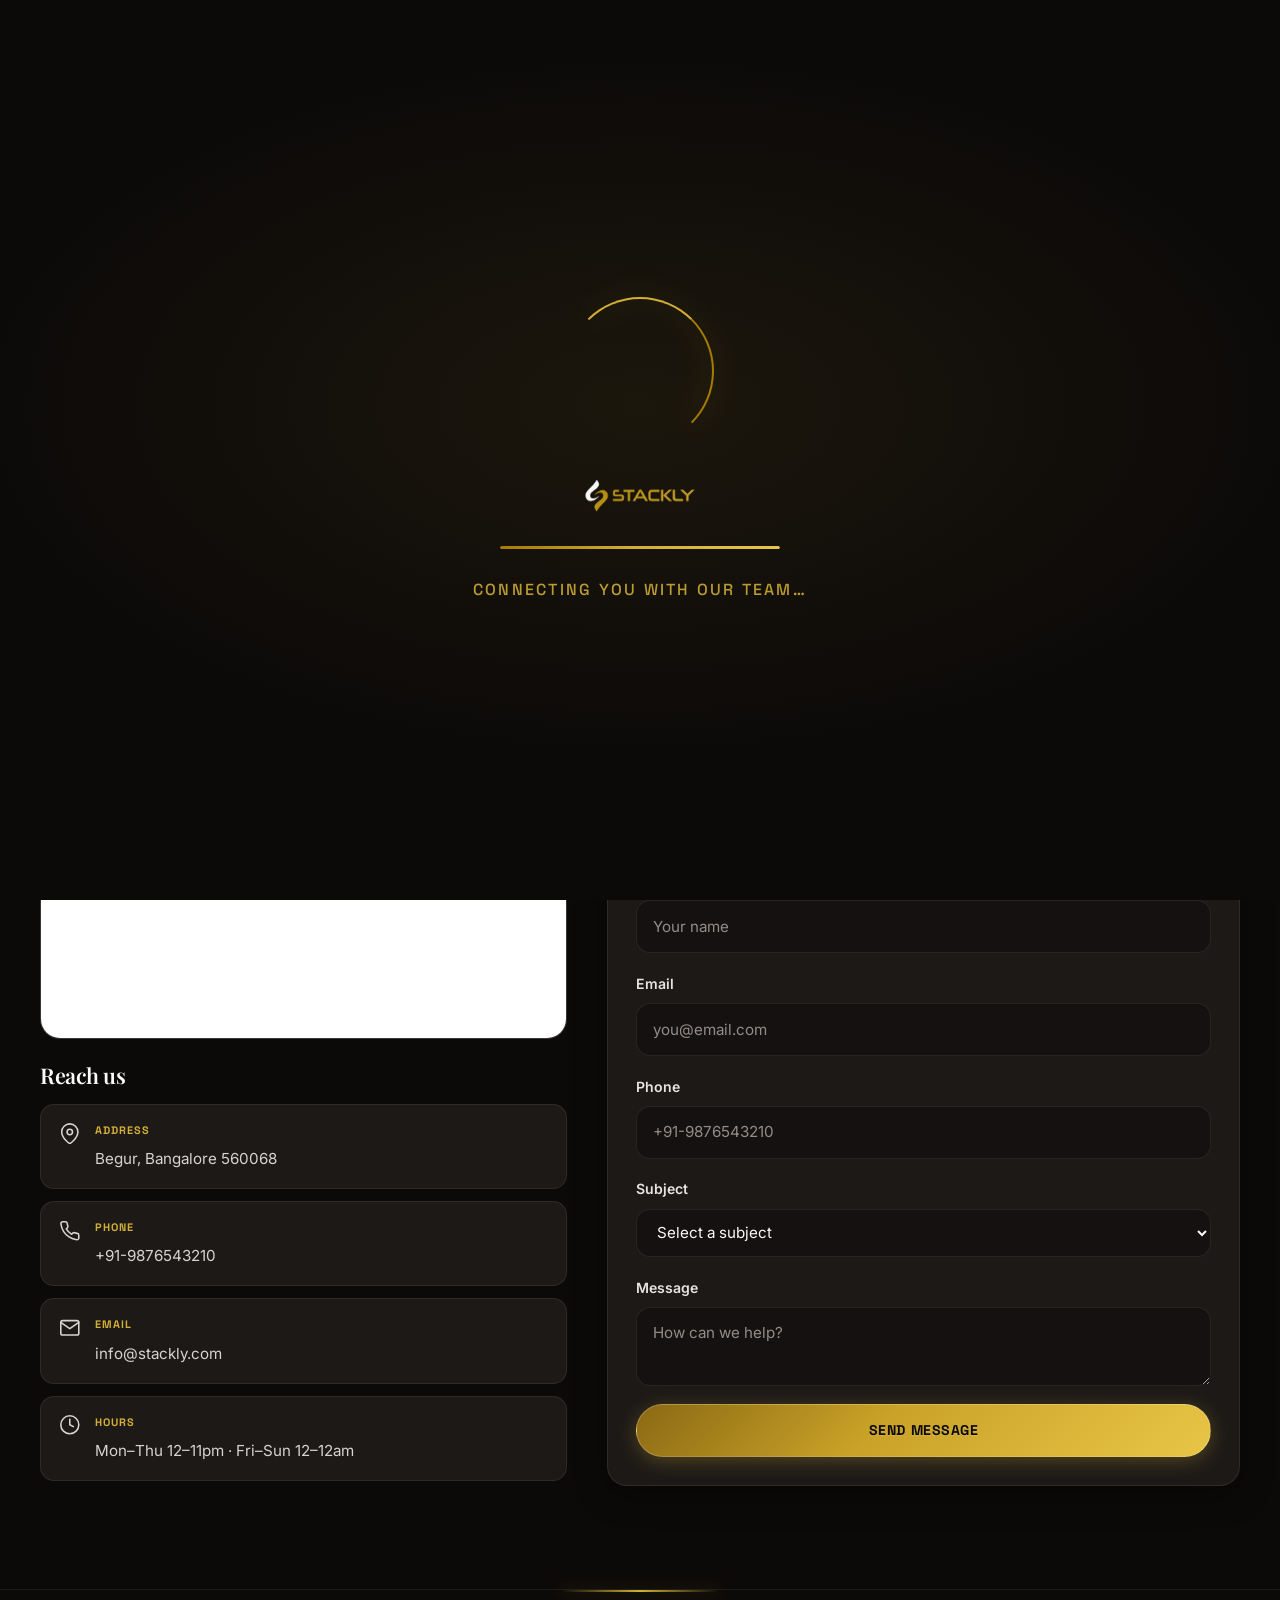
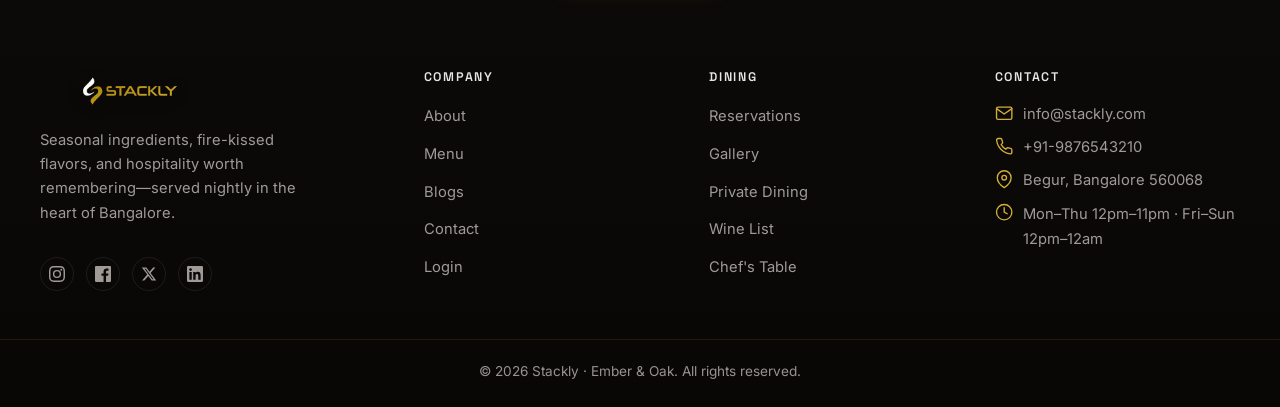
<file: contact.html>
<!DOCTYPE html>
<html lang="en">
<head>
  <meta charset="UTF-8">
  <meta name="viewport" content="width=device-width, initial-scale=1.0">
  <meta name="description" content="Contact Ember &amp; Oak — reservations, private dining, and feedback. Indiranagar, Bangalore.">
  <meta name="theme-color" content="#0C0A09">
  <title>Contact — Stackly · Ember &amp; Oak</title>
  <link rel="preconnect" href="https://fonts.googleapis.com">
  <link rel="preconnect" href="https://fonts.gstatic.com" crossorigin>
  <link href="https://fonts.googleapis.com/css2?family=Cormorant+Garamond:ital,wght@0,500;0,600;1,500&family=Inter:wght@400;500;600&family=Playfair+Display:ital,wght@0,500;0,600;0,700;1,500&family=Space+Grotesk:wght@500;600&display=swap" rel="stylesheet">
  <link rel="stylesheet" href="css/style.css">
  <link rel="stylesheet" href="css/responsive.css">
  <link rel="stylesheet" href="css/premium.css">
  <link rel="stylesheet" href="css/premium-responsive.css">
  <link rel="stylesheet" href="https://cdn.jsdelivr.net/npm/aos@2.3.1/dist/aos.css">
</head>
<body class="page-inner page-contact page-hero-overlay premium-theme">

  <div id="preloader" aria-hidden="true">
    <div class="preloader__stage">
      <div class="preloader__ring" aria-hidden="true"><span class="preloader__ring-arc"></span></div>
      <img class="preloader__logo" src="images/stackly-restaurant-logo.webp" alt="Stackly · Ember &amp; Oak" width="220" height="48" decoding="async">
      <div class="preloader__progress" role="progressbar" aria-label="Loading" aria-valuemin="0" aria-valuemax="100" aria-valuenow="0">
        <span class="preloader__progress-fill"></span>
      </div>
      <p class="preloader__tagline">Connecting you with our team…</p>
    </div>
  </div>

  <header class="site-header site-header--pro" id="site-header" data-header>
    <div class="container site-header__inner">
      <a class="logo logo--pro" href="index.html" aria-label="Stackly · Ember &amp; Oak home">
        <img class="logo__img" src="images/stackly-restaurant-logo.webp" alt="Stackly · Ember &amp; Oak" width="200" height="44" decoding="async">
      </a>
      <button type="button" class="nav-toggle" id="nav-toggle" aria-expanded="false" aria-controls="nav-wrap" aria-label="Open menu">
        <span class="nav-toggle__bar"></span>
        <span class="nav-toggle__bar"></span>
        <span class="nav-toggle__bar"></span>
      </button>
      <div class="site-header__nav-wrap" id="nav-wrap">
        <div class="site-header__nav-inner">
          <nav class="site-header__nav" aria-label="Main navigation">
            <ul class="nav-list">
              <li><a class="nav-link" href="index.html" data-nav-file="index.html">Home</a></li>
              <li><a class="nav-link" href="about.html" data-nav-file="about.html">About</a></li>
              <li><a class="nav-link" href="menu.html" data-nav-file="menu.html">Menu</a></li>
              <li><a class="nav-link" href="blog.html" data-nav-file="blog.html">Blogs</a></li>
              <li><a class="nav-link" href="contact.html" data-nav-file="contact.html">Contact</a></li>
            </ul>
          </nav>
          <div class="site-header__actions">
            <a class="btn btn--nav-login" href="login.html" data-nav-file="login.html">Login</a>
            <a class="btn btn--nav-register" href="register.html">Sign up</a>
          </div>
        </div>
      </div>
    </div>
  </header>

  <main class="site-main">

    <section class="page-hero page-hero--image page-hero--center" aria-labelledby="contact-hero-title">
      <div class="page-hero__bg" aria-hidden="true">
        <img src="images/contact-hero.webp" alt="" width="1920" height="800" decoding="async">
      </div>
      <div class="container page-hero__inner">
        <p class="section__kicker" data-aos="fade-up">Get in touch</p>
        <h1 id="contact-hero-title" data-aos="fade-up" data-aos-delay="100">We'd love to<br>hear from you</h1>
        <p class="section__lead" data-aos="fade-up" data-aos-delay="150">Reservations, private events, or feedback—our team responds within 24 hours.</p>
        <div class="page-hero-stats page-hero-stats--center" data-aos="fade-up" data-aos-delay="200">
          <span><strong>24h</strong> response</span>
          <span><strong>Bangalore</strong></span>
          <span><strong>Mon–Sun</strong> reservations</span>
        </div>
      </div>
    </section>

    <div class="trust-strip">
      <div class="container">
        <ul class="trust-strip__list">
          <li class="trust-strip__item"><strong>Same-day</strong> reply</li>
          <li class="trust-strip__item"><strong>Private events</strong> welcome</li>
          <li class="trust-strip__item"><strong>Valet</strong> parking</li>
        </ul>
      </div>
    </div>

    <section class="section section--dark" id="contact">
      <div class="container contact-hub">
        <div class="contact-info" data-aos="fade-right">
          <div class="contact-info__map">
            <iframe src="https://www.google.com/maps/embed?pb=!1m18!1m12!1m3!1d3887.8824!2d77.6408!3d12.9784!2m3!1f0!2f0!3f0!3m2!1i1024!2i768!4f13.1!3m3!1m2!1s0x3bae14c1b8f4c0c1%3A0x0!2sIndiranagar%2C%20Bengaluru!5e0!3m2!1sen!2sin!4v1700000000000" title="Ember and Oak location map" loading="lazy" referrerpolicy="no-referrer-when-downgrade" allowfullscreen></iframe>
          </div>
          <h2>Reach us</h2>
          <div class="contact-details">
            <div class="contact-details__item">
              <span class="contact-details__icon" aria-hidden="true"><svg viewBox="0 0 24 24" fill="none" stroke="currentColor" stroke-width="1.75" stroke-linecap="round" stroke-linejoin="round"><path d="M21 10c0 7-9 13-9 13s-9-6-9-13a9 9 0 0 1 18 0z"/><circle cx="12" cy="10" r="3"/></svg></span>
              <div class="contact-details__body">
                <strong>Address</strong>
                <span>Begur, Bangalore 560068</span>
              </div>
            </div>
            <div class="contact-details__item">
              <span class="contact-details__icon" aria-hidden="true"><svg viewBox="0 0 24 24" fill="none" stroke="currentColor" stroke-width="1.75" stroke-linecap="round" stroke-linejoin="round"><path d="M22 16.92v3a2 2 0 0 1-2.18 2 19.79 19.79 0 0 1-8.63-3.07 19.5 19.5 0 0 1-6-6 19.79 19.79 0 0 1-3.07-8.67A2 2 0 0 1 4.11 2h3a2 2 0 0 1 2 1.72 12.84 12.84 0 0 0 .7 2.81 2 2 0 0 1-.45 2.11L8.09 9.91a16 16 0 0 0 6 6l1.27-1.27a2 2 0 0 1 2.11-.45 12.84 12.84 0 0 0 2.81.7A2 2 0 0 1 22 16.92z"/></svg></span>
              <div class="contact-details__body">
                <strong>Phone</strong>
                <a href="tel:+919876543210">+91-9876543210</a>
              </div>
            </div>
            <div class="contact-details__item">
              <span class="contact-details__icon" aria-hidden="true"><svg viewBox="0 0 24 24" fill="none" stroke="currentColor" stroke-width="1.75" stroke-linecap="round" stroke-linejoin="round"><path d="M4 4h16c1.1 0 2 .9 2 2v12c0 1.1-.9 2-2 2H4c-1.1 0-2-.9-2-2V6c0-1.1.9-2 2-2z"/><polyline points="22,6 12,13 2,6"/></svg></span>
              <div class="contact-details__body">
                <strong>Email</strong>
                <a href="mailto:hello@emberandoak.com">info@stackly.com</a>
              </div>
            </div>
            <div class="contact-details__item">
              <span class="contact-details__icon" aria-hidden="true"><svg viewBox="0 0 24 24" fill="none" stroke="currentColor" stroke-width="1.75" stroke-linecap="round" stroke-linejoin="round"><circle cx="12" cy="12" r="10"/><polyline points="12 6 12 12 16 14"/></svg></span>
              <div class="contact-details__body">
                <strong>Hours</strong>
                <span>Mon–Thu 12–11pm · Fri–Sun 12–12am</span>
              </div>
            </div>
          </div>
        </div>
        <form id="contact-form" class="form card-surface contact-form-card glass-card" data-validate action="#" method="post" novalidate data-aos="fade-left">
          <h2>Send a message</h2>
          <p class="form-intro">All fields are required.</p>
          <div class="form-field">
            <label for="contact-name">Full name</label>
            <input id="contact-name" name="name" type="text" required placeholder="Your name" autocomplete="name">
            <span class="field-error">Please enter your name.</span>
          </div>
          <div class="form-field">
            <label for="contact-email">Email</label>
            <input id="contact-email" name="email" type="email" required placeholder="you@email.com" autocomplete="email">
            <span class="field-error">Enter a valid email address.</span>
          </div>
          <div class="form-field">
            <label for="contact-phone">Phone</label>
            <input id="contact-phone" name="phone" type="tel" required placeholder="+91-9876543210" autocomplete="tel">
            <span class="field-error">Please enter your phone number.</span>
          </div>
          <div class="form-field">
            <label for="contact-subject">Subject</label>
            <select id="contact-subject" name="subject" required>
              <option value="">Select a subject</option>
              <option value="reservation">Reservation</option>
              <option value="private">Private dining</option>
              <option value="feedback">Feedback</option>
              <option value="general">General</option>
            </select>
            <span class="field-error">Please select a subject.</span>
          </div>
          <div class="form-field">
            <label for="contact-message">Message</label>
            <textarea id="contact-message" name="message" required placeholder="How can we help?"></textarea>
            <span class="field-error">Please enter your message.</span>
          </div>
          <button type="submit" class="btn btn--primary btn--block">Send message</button>
          <p id="contact-success" class="form-success is-hidden" role="status">Thank you—we'll be in touch within 24 hours. Redirecting in 3 seconds…</p>
        </form>
      </div>
    </section>
  </main>

  <footer class="footer-premium footer-premium--pro" id="site-footer">
    <div class="container footer-premium__grid">
      <div class="footer-brand">
        <a class="logo logo--pro" href="index.html" aria-label="Stackly · Ember &amp; Oak home">
          <img class="logo__img" src="images/stackly-restaurant-logo.webp" alt="Stackly · Ember &amp; Oak" width="200" height="44" decoding="async">
        </a>
        <p>Seasonal ingredients, fire-kissed flavors, and hospitality worth remembering—served nightly in the heart of Bangalore.</p>
        <div class="footer-social">
          <a href="404.html" aria-label="Instagram"><svg viewBox="0 0 24 24" aria-hidden="true"><path d="M12 2.163c3.204 0 3.584.012 4.85.07 3.252.148 4.771 1.691 4.919 4.919.058 1.265.069 1.645.069 4.849 0 3.205-.012 3.584-.069 4.849-.149 3.225-1.664 4.771-4.919 4.919-1.266.058-1.644.07-4.85.07-3.204 0-3.584-.012-4.849-.07-3.26-.149-4.771-1.699-4.919-4.92-.058-1.265-.07-1.644-.07-4.849 0-3.204.013-3.583.07-4.849.149-3.227 1.664-4.771 4.919-4.919 1.266-.057 1.645-.069 4.849-.069zM12 0C8.741 0 8.333.014 7.053.072 2.695.272.273 2.69.073 7.052.014 8.333 0 8.741 0 12c0 3.259.014 3.668.072 4.948.2 4.358 2.618 6.78 6.98 6.98 1.281.058 1.689.072 4.948.072 3.259 0 3.668-.014 4.948-.072 4.354-.2 6.782-2.618 6.979-6.98.059-1.28.073-1.689.073-4.948 0-3.259-.014-3.667-.072-4.947-.196-4.354-2.617-6.78-6.979-6.98C15.668.014 15.259 0 12 0zm0 5.838a6.162 6.162 0 100 12.324 6.162 6.162 0 000-12.324zM12 16a4 4 0 110-8 4 4 0 010 8zm6.406-11.845a1.44 1.44 0 110 2.881 1.44 1.44 0 010-2.881z"/></svg></a>
          <a href="404.html" aria-label="Facebook"><svg viewBox="0 0 24 24" aria-hidden="true"><path d="M22.675 0H1.325C.593 0 0 .593 0 1.325v21.351C0 23.407.593 24 1.325 24H12.82v-9.294H9.692v-3.622h3.128V8.413c0-3.1 1.893-4.788 4.659-4.788 1.325 0 2.463.099 2.795.143v3.24l-1.918.001c-1.504 0-1.795.715-1.795 1.763v2.313h3.587l-.467 3.622h-3.12V24h6.116c.73 0 1.323-.593 1.323-1.325V1.325C24 .593 23.407 0 22.675 0z"/></svg></a>
          <a href="404.html" aria-label="Twitter"><svg viewBox="0 0 24 24" aria-hidden="true"><path d="M18.244 2.25h3.308l-7.227 8.26 8.502 11.24H16.17l-5.214-6.817L4.99 21.75H1.68l7.73-8.835L1.254 2.25H8.08l4.713 6.231zm-1.161 17.52h1.833L7.084 4.126H5.117z"/></svg></a>
          <a href="404.html" aria-label="LinkedIn"><svg viewBox="0 0 24 24" aria-hidden="true"><path d="M20.447 20.452h-3.554v-5.569c0-1.328-.027-3.037-1.852-3.037-1.853 0-2.136 1.445-2.136 2.939v5.667H9.351V9h3.414v1.561h.046c.477-.9 1.637-1.85 3.37-1.85 3.601 0 4.267 2.37 4.267 5.455v6.286zM5.337 7.433c-1.144 0-2.063-.926-2.063-2.065 0-1.138.92-2.063 2.063-2.063 1.14 0 2.064.925 2.064 2.063 0 1.139-.925 2.065-2.064 2.065zm1.782 13.019H3.555V9h3.564v11.452zM22.225 0H1.771C.792 0 0 .774 0 1.729v20.542C0 23.227.792 24 1.771 24h20.451C23.2 24 24 23.227 24 22.271V1.729C24 .774 23.2 0 22.222 0h.003z"/></svg></a>
        </div>
      </div>
      <div>
        <h4>Company</h4>
        <ul>
          <li><a href="about.html">About</a></li>
          <li><a href="menu.html">Menu</a></li>
          <li><a href="blog.html">Blogs</a></li>
          <li><a href="contact.html">Contact</a></li>
          <li><a href="login.html">Login</a></li>
        </ul>
      </div>
      <div>
        <h4>Dining</h4>
        <ul>
          <li><a href="404.html">Reservations</a></li>
          <li><a href="404.html">Gallery</a></li>
          <li><a href="404.html">Private Dining</a></li>
          <li><a href="404.html">Wine List</a></li>
          <li><a href="404.html">Chef's Table</a></li>
        </ul>
      </div>
      <div class="footer-contact">
        <h4>Contact</h4>
        <address class="footer-contact__addr">
          <p class="footer-contact__row">
            <span class="footer-contact__icon" aria-hidden="true"><svg viewBox="0 0 24 24" fill="none" stroke="currentColor" stroke-width="1.75" stroke-linecap="round" stroke-linejoin="round"><path d="M4 4h16c1.1 0 2 .9 2 2v12c0 1.1-.9 2-2 2H4c-1.1 0-2-.9-2-2V6c0-1.1.9-2 2-2z"/><polyline points="22,6 12,13 2,6"/></svg></span>
            <a href="404.html">info@stackly.com</a>
          </p>
          <p class="footer-contact__row">
            <span class="footer-contact__icon" aria-hidden="true"><svg viewBox="0 0 24 24" fill="none" stroke="currentColor" stroke-width="1.75" stroke-linecap="round" stroke-linejoin="round"><path d="M22 16.92v3a2 2 0 0 1-2.18 2 19.79 19.79 0 0 1-8.63-3.07 19.5 19.5 0 0 1-6-6 19.79 19.79 0 0 1-3.07-8.67A2 2 0 0 1 4.11 2h3a2 2 0 0 1 2 1.72 12.84 12.84 0 0 0 .7 2.81 2 2 0 0 1-.45 2.11L8.09 9.91a16 16 0 0 0 6 6l1.27-1.27a2 2 0 0 1 2.11-.45 12.84 12.84 0 0 0 2.81.7A2 2 0 0 1 22 16.92z"/></svg></span>
            <a href="404.html">+91-9876543210</a>
          </p>
          <p class="footer-contact__row">
            <span class="footer-contact__icon" aria-hidden="true"><svg viewBox="0 0 24 24" fill="none" stroke="currentColor" stroke-width="1.75" stroke-linecap="round" stroke-linejoin="round"><path d="M21 10c0 7-9 13-9 13s-9-6-9-13a9 9 0 0 1 18 0z"/><circle cx="12" cy="10" r="3"/></svg></span>
            <span>Begur, Bangalore 560068</span>
          </p>
          <p class="footer-contact__row">
            <span class="footer-contact__icon" aria-hidden="true"><svg viewBox="0 0 24 24" fill="none" stroke="currentColor" stroke-width="1.75" stroke-linecap="round" stroke-linejoin="round"><circle cx="12" cy="12" r="10"/><polyline points="12 6 12 12 16 14"/></svg></span>
            <span>Mon–Thu 12pm–11pm · Fri–Sun 12pm–12am</span>
          </p>
        </address>
      </div>
    </div>
    <div class="footer-bar">
      <div class="container footer-bar__inner">
        <p>&copy; <span data-year>2026</span> Stackly · Ember &amp; Oak. All rights reserved.</p>
        
      </div>
    </div>
  </footer>

  <script src="https://cdn.jsdelivr.net/npm/aos@2.3.1/dist/aos.js"></script>
  <script src="js/main.js"></script>
</body>
</html>
</file>
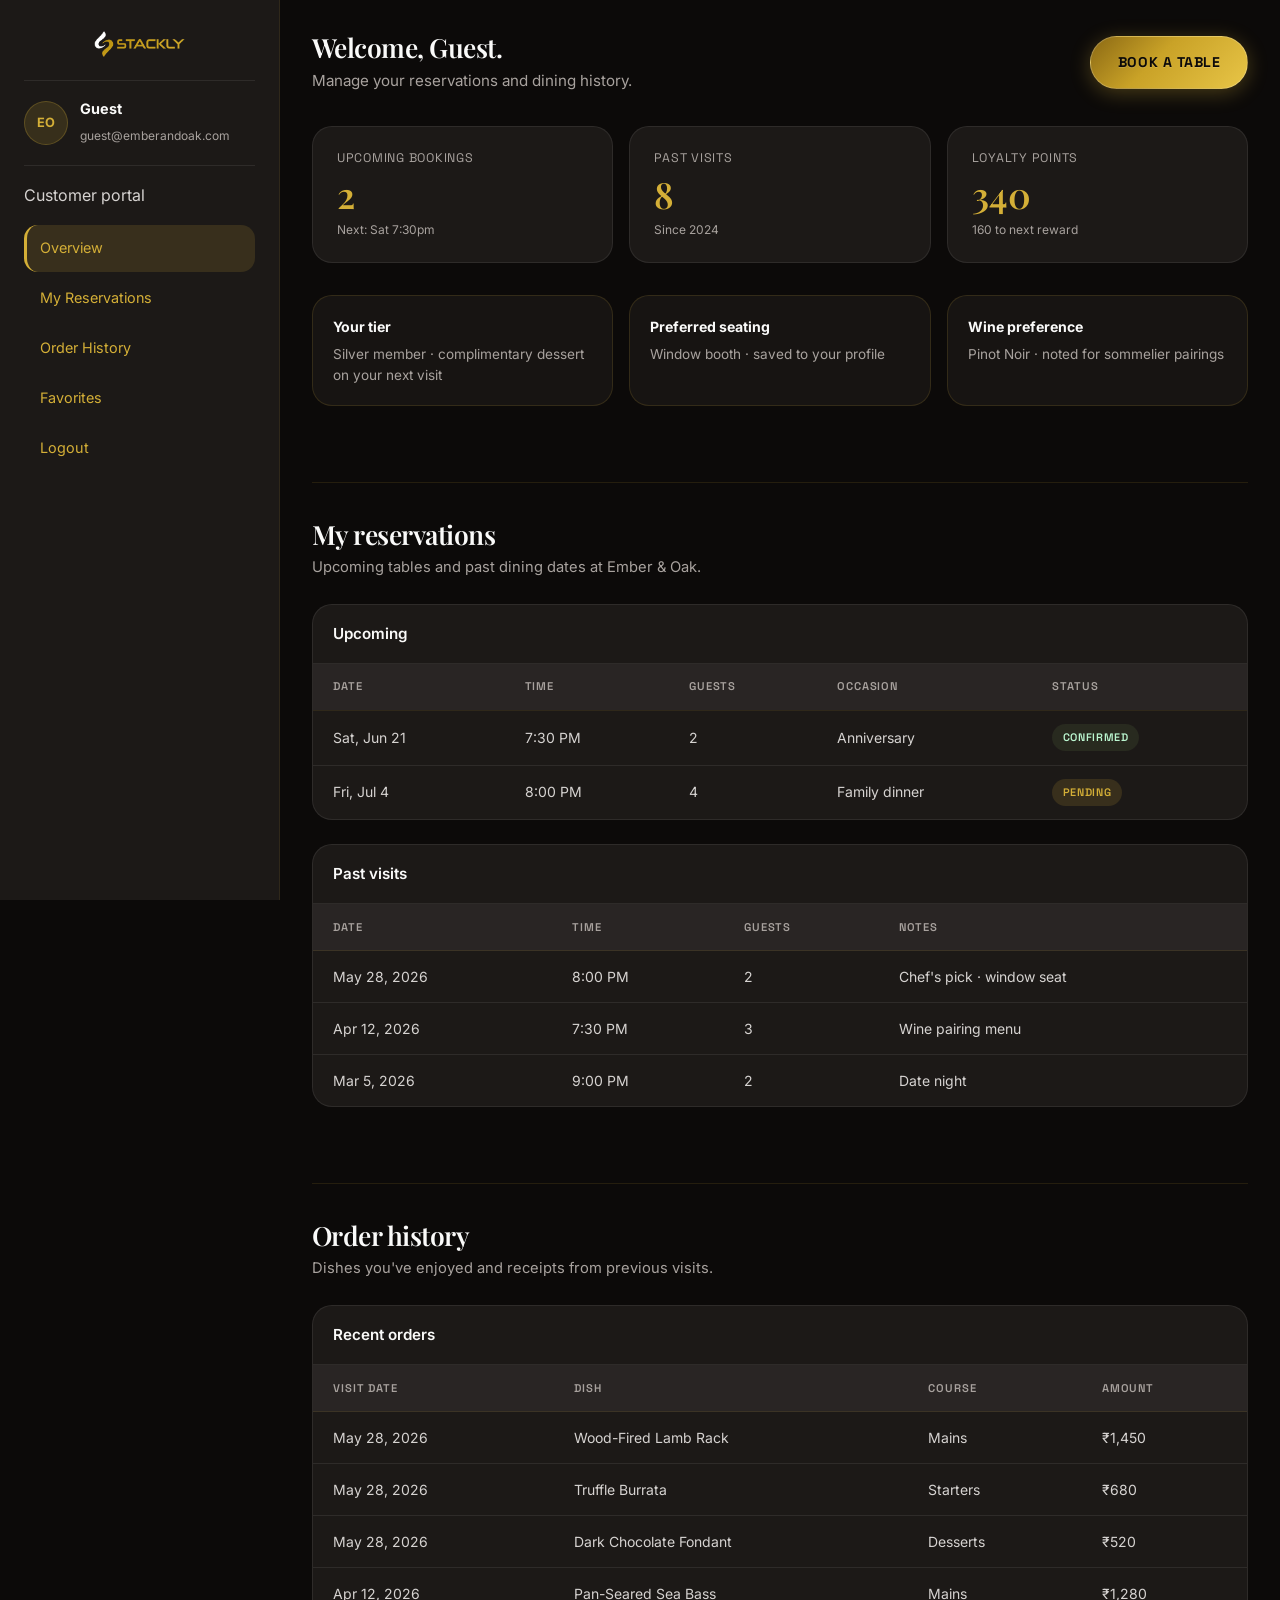
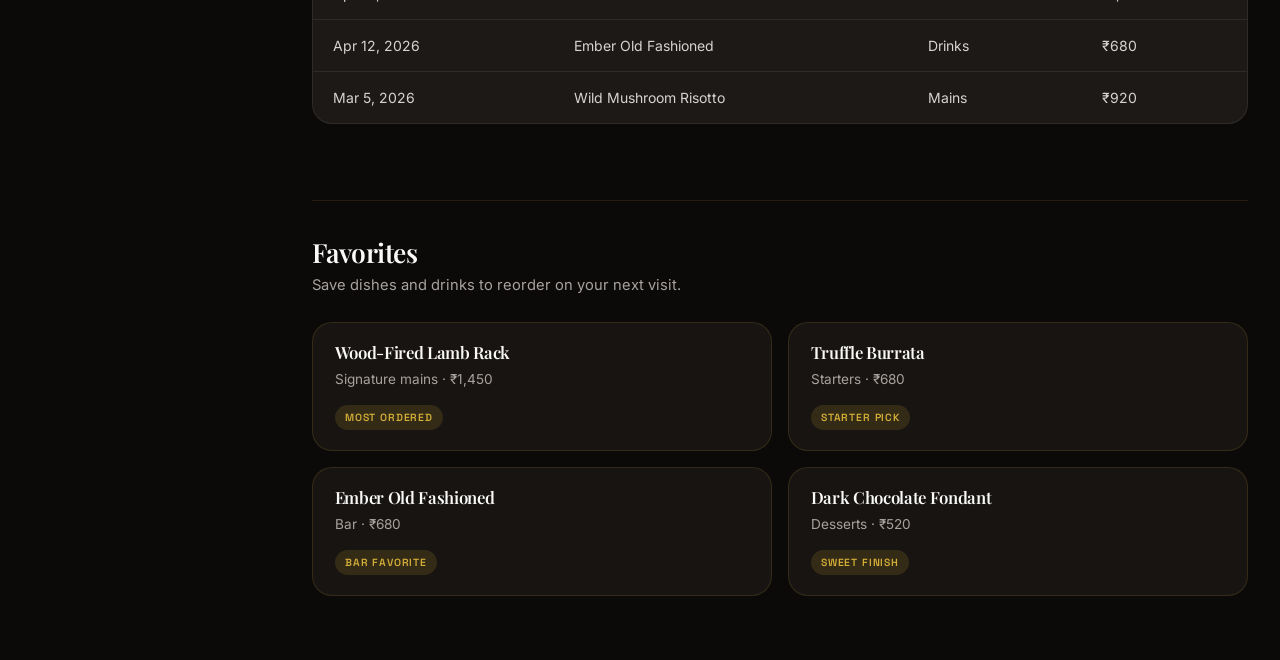
<file: customer-dashboard.html>
<!DOCTYPE html>
<html lang="en">
<head>
  <meta charset="UTF-8">
  <meta name="viewport" content="width=device-width, initial-scale=1.0">
  <meta name="robots" content="noindex, nofollow">
  <meta name="theme-color" content="#0C0A09">
  <title>Customer Dashboard — Stackly · Ember &amp; Oak</title>
  <link rel="preconnect" href="https://fonts.googleapis.com">
  <link rel="preconnect" href="https://fonts.gstatic.com" crossorigin>
  <link href="https://fonts.googleapis.com/css2?family=Inter:wght@400;500;600&family=Playfair+Display:wght@600&family=Space+Grotesk:wght@500;600&display=swap" rel="stylesheet">
  <link rel="stylesheet" href="css/style.css">
  <link rel="stylesheet" href="css/responsive.css">
  <link rel="stylesheet" href="css/premium.css">
  <link rel="stylesheet" href="css/premium-responsive.css">
</head>
<body class="dashboard-page dashboard-page--customer premium-theme">

  <div class="dashboard-backdrop" data-dash-backdrop aria-hidden="true"></div>

  <div class="dashboard-shell">
    <aside class="dashboard-sidebar-pro" data-dash-sidebar id="dash-sidebar" aria-label="Customer sidebar">
      <div class="dashboard-sidebar-pro__logo">
        <a href="index.html"><img class="dashboard-sidebar-pro__logo-img" src="images/stackly-restaurant-logo.webp" alt="Ember &amp; Oak" width="180" height="40"></a>
      </div>
      <div class="dashboard-sidebar-pro__profile">
        <div class="dashboard-sidebar-pro__avatar" data-dash-avatar aria-hidden="true">EO</div>
        <div>
          <strong class="dashboard-sidebar-pro__profile-name" data-dash-user-name>Guest</strong>
          <span class="dashboard-sidebar-pro__profile-email" data-dash-user-email>guest@emberandoak.com</span>
        </div>
      </div>
      <p class="dashboard-sidebar-pro__console-label">Customer portal</p>
      <ul class="dashboard-nav-pro">
        <li><a href="#dash-overview" class="dashboard-sidebar-pro__link is-active" data-dash-nav>Overview</a></li>
        <li><a href="#dash-reservations" class="dashboard-sidebar-pro__link" data-dash-nav>My Reservations</a></li>
        <li><a href="#dash-orders" class="dashboard-sidebar-pro__link" data-dash-nav>Order History</a></li>
        <li><a href="#dash-favorites" class="dashboard-sidebar-pro__link" data-dash-nav>Favorites</a></li>
        <li><a href="login.html" data-dash-signout>Logout</a></li>
      </ul>
    </aside>

    <div class="dashboard-main-pro" data-dash-main>
      <button type="button" class="dash-sidebar-toggle" data-dash-sidebar-toggle aria-expanded="false" aria-controls="dash-sidebar">☰ Menu</button>

      <section id="dash-overview" class="dash-section" data-dash-section aria-labelledby="dash-overview-title">
        <div class="dashboard-top">
          <div>
            <h1 id="dash-overview-title" data-dash-greeting>Welcome, Guest.</h1>
            <p class="dashboard-top__sub">Manage your reservations and dining history.</p>
          </div>
          <a class="btn btn--primary" href="404.html">Book a Table</a>
        </div>

        <div class="dash-stat-grid">
          <div class="dash-stat-card">
            <span class="dash-stat-card__label">Upcoming bookings</span>
            <span class="dash-stat-card__value">2</span>
            <span class="dash-stat-card__hint">Next: Sat 7:30pm</span>
          </div>
          <div class="dash-stat-card">
            <span class="dash-stat-card__label">Past visits</span>
            <span class="dash-stat-card__value">8</span>
            <span class="dash-stat-card__hint">Since 2024</span>
          </div>
          <div class="dash-stat-card">
            <span class="dash-stat-card__label">Loyalty points</span>
            <span class="dash-stat-card__value">340</span>
            <span class="dash-stat-card__hint">160 to next reward</span>
          </div>
        </div>

        <div class="dash-quick-grid">
          <div class="dash-quick-card">
            <strong>Your tier</strong>
            <p>Silver member · complimentary dessert on your next visit</p>
          </div>
          <div class="dash-quick-card">
            <strong>Preferred seating</strong>
            <p>Window booth · saved to your profile</p>
          </div>
          <div class="dash-quick-card">
            <strong>Wine preference</strong>
            <p>Pinot Noir · noted for sommelier pairings</p>
          </div>
        </div>
      </section>

      <section id="dash-reservations" class="dash-section" data-dash-section aria-labelledby="dash-reservations-title">
        <header class="dash-section__head">
          <h2 id="dash-reservations-title">My reservations</h2>
          <p>Upcoming tables and past dining dates at Ember &amp; Oak.</p>
        </header>

        <div class="dashboard-panel">
          <div class="dashboard-panel__head">Upcoming</div>
          <div class="dashboard-panel__body dashboard-panel__body--scroll">
            <table class="data-table">
              <thead><tr><th>Date</th><th>Time</th><th>Guests</th><th>Occasion</th><th>Status</th></tr></thead>
              <tbody>
                <tr><td>Sat, Jun 21</td><td>7:30 PM</td><td>2</td><td>Anniversary</td><td><span class="status-badge status-badge--confirmed">Confirmed</span></td></tr>
                <tr><td>Fri, Jul 4</td><td>8:00 PM</td><td>4</td><td>Family dinner</td><td><span class="status-badge status-badge--pending">Pending</span></td></tr>
              </tbody>
            </table>
          </div>
        </div>

        <div class="dashboard-panel">
          <div class="dashboard-panel__head">Past visits</div>
          <div class="dashboard-panel__body dashboard-panel__body--scroll">
            <table class="data-table">
              <thead><tr><th>Date</th><th>Time</th><th>Guests</th><th>Notes</th></tr></thead>
              <tbody>
                <tr><td>May 28, 2026</td><td>8:00 PM</td><td>2</td><td>Chef's pick · window seat</td></tr>
                <tr><td>Apr 12, 2026</td><td>7:30 PM</td><td>3</td><td>Wine pairing menu</td></tr>
                <tr><td>Mar 5, 2026</td><td>9:00 PM</td><td>2</td><td>Date night</td></tr>
              </tbody>
            </table>
          </div>
        </div>
      </section>

      <section id="dash-orders" class="dash-section" data-dash-section aria-labelledby="dash-orders-title">
        <header class="dash-section__head">
          <h2 id="dash-orders-title">Order history</h2>
          <p>Dishes you've enjoyed and receipts from previous visits.</p>
        </header>

        <div class="dashboard-panel">
          <div class="dashboard-panel__head">Recent orders</div>
          <div class="dashboard-panel__body dashboard-panel__body--scroll">
            <table class="data-table">
              <thead><tr><th>Visit date</th><th>Dish</th><th>Course</th><th>Amount</th></tr></thead>
              <tbody>
                <tr><td>May 28, 2026</td><td>Wood-Fired Lamb Rack</td><td>Mains</td><td>₹1,450</td></tr>
                <tr><td>May 28, 2026</td><td>Truffle Burrata</td><td>Starters</td><td>₹680</td></tr>
                <tr><td>May 28, 2026</td><td>Dark Chocolate Fondant</td><td>Desserts</td><td>₹520</td></tr>
                <tr><td>Apr 12, 2026</td><td>Pan-Seared Sea Bass</td><td>Mains</td><td>₹1,280</td></tr>
                <tr><td>Apr 12, 2026</td><td>Ember Old Fashioned</td><td>Drinks</td><td>₹680</td></tr>
                <tr><td>Mar 5, 2026</td><td>Wild Mushroom Risotto</td><td>Mains</td><td>₹920</td></tr>
              </tbody>
            </table>
          </div>
        </div>
      </section>

      <section id="dash-favorites" class="dash-section" data-dash-section aria-labelledby="dash-favorites-title">
        <header class="dash-section__head">
          <h2 id="dash-favorites-title">Favorites</h2>
          <p>Save dishes and drinks to reorder on your next visit.</p>
        </header>

        <div class="dash-favorites-grid">
          <article class="dash-favorite-card">
            <h3>Wood-Fired Lamb Rack</h3>
            <p>Signature mains · ₹1,450</p>
            <span class="dash-favorite-card__tag">Most ordered</span>
          </article>
          <article class="dash-favorite-card">
            <h3>Truffle Burrata</h3>
            <p>Starters · ₹680</p>
            <span class="dash-favorite-card__tag">Starter pick</span>
          </article>
          <article class="dash-favorite-card">
            <h3>Ember Old Fashioned</h3>
            <p>Bar · ₹680</p>
            <span class="dash-favorite-card__tag">Bar favorite</span>
          </article>
          <article class="dash-favorite-card">
            <h3>Dark Chocolate Fondant</h3>
            <p>Desserts · ₹520</p>
            <span class="dash-favorite-card__tag">Sweet finish</span>
          </article>
        </div>

      </section>
    </div>
  </div>

  <script src="js/dashboard.js"></script>
</body>
</html>
</file>
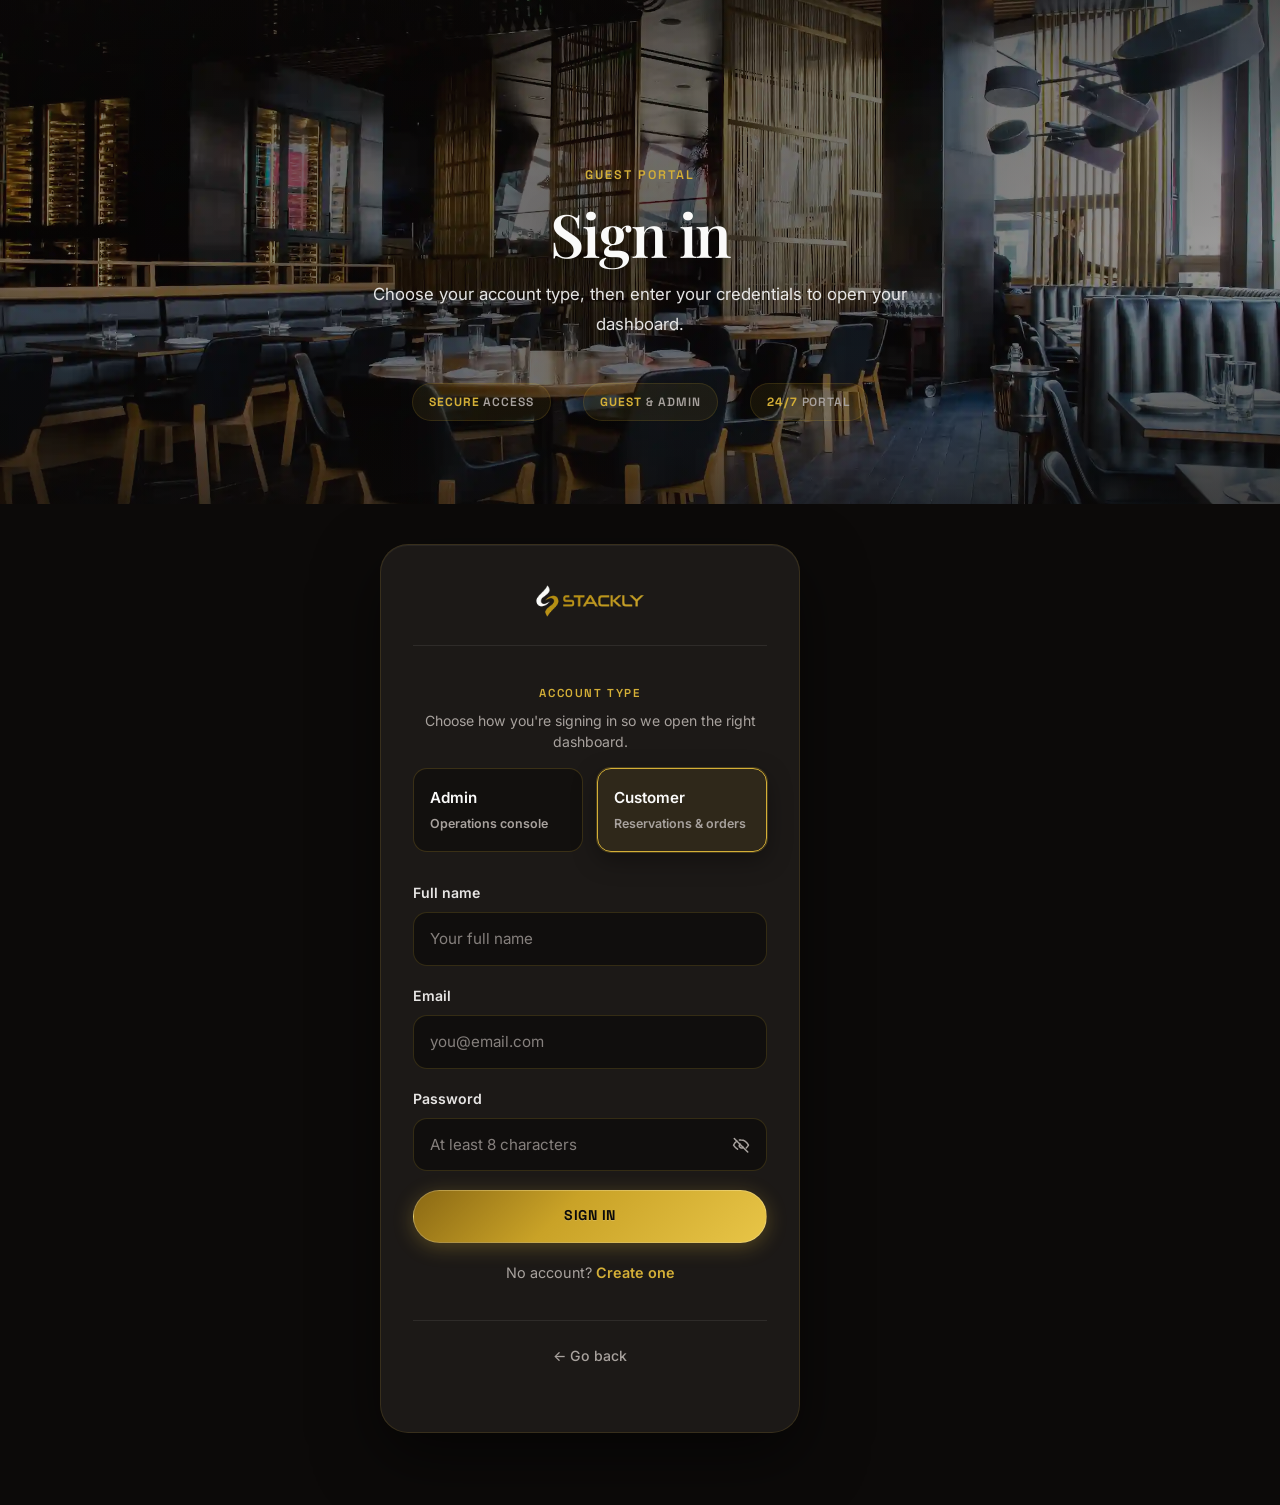
<file: login.html>
<!DOCTYPE html>
<html lang="en">
<head>
  <meta charset="UTF-8">
  <meta name="viewport" content="width=device-width, initial-scale=1.0">
  <meta name="robots" content="noindex, nofollow">
  <meta name="theme-color" content="#0C0A09">
  <title>Login — Stackly · Ember &amp; Oak</title>
  <link rel="preconnect" href="https://fonts.googleapis.com">
  <link rel="preconnect" href="https://fonts.gstatic.com" crossorigin>
  <link href="https://fonts.googleapis.com/css2?family=Cormorant+Garamond:ital,wght@0,500;0,600;1,500&family=Inter:wght@400;500;600&family=Playfair+Display:wght@600&family=Space+Grotesk:wght@500;600&display=swap" rel="stylesheet">
  <link rel="stylesheet" href="css/style.css">
  <link rel="stylesheet" href="css/responsive.css">
  <link rel="stylesheet" href="css/premium.css">
  <link rel="stylesheet" href="css/premium-responsive.css">
  <link rel="stylesheet" href="https://cdn.jsdelivr.net/npm/aos@2.3.1/dist/aos.css">
</head>
<body class="page-inner page-auth page-hero-overlay premium-theme">


  <main class="site-main">
    <section class="page-hero page-hero--image page-hero--center" aria-labelledby="login-hero-title">
      <div class="page-hero__bg" aria-hidden="true">
        <img src="images/auth-hero.webp" alt="" width="1920" height="800" decoding="async">
      </div>
      <div class="container page-hero__inner">
        <p class="section__kicker" data-aos="fade-up">Guest portal</p>
        <h1 id="login-hero-title" data-aos="fade-up" data-aos-delay="100">Sign in</h1>
        <p class="section__lead" data-aos="fade-up" data-aos-delay="150">Choose your account type, then enter your credentials to open your dashboard.</p>
        <div class="page-hero-stats page-hero-stats--center" data-aos="fade-up" data-aos-delay="200">
          <span><strong>Secure</strong> access</span>
          <span><strong>Guest</strong> &amp; admin</span>
          <span><strong>24/7</strong> portal</span>
        </div>
      </div>
    </section>

    <section class="section section--dark auth-section">
      <div class="container login-form__container">
        <form id="login-form" class="form form--wide auth-form card-surface login-form glass-card" action="#" method="post" novalidate autocomplete="off" data-aos="fade-up">
          <div class="register-form__logo">
            <a href="index.html">
            <img class="register-form__logo-img" src="images/stackly-restaurant-logo.webp" alt="Stackly · Ember &amp; Oak" width="200" height="44" decoding="async">
            </a>
          </div>

          <div class="register-form__role-wrap">
            <fieldset class="role-fieldset register-form__role-fieldset">
              <legend class="register-form__role-legend">Account type</legend>
              <p class="register-form__role-hint">Choose how you're signing in so we open the right dashboard.</p>
              <div class="register-form__role-grid" role="radiogroup" aria-label="Select account type">
              <label class="register-role-card">
                <input class="register-role-card__input" type="radio" name="role" value="admin">
                <span class="register-role-card__surface">
                  <span class="register-role-card__copy">
                    <span class="register-role-card__title">Admin</span>
                    <span class="register-role-card__desc">Operations console</span>
                  </span>
                </span>
              </label>
              <label class="register-role-card">
                <input class="register-role-card__input" type="radio" name="role" value="customer" checked>
                <span class="register-role-card__surface">
                  <span class="register-role-card__copy">
                    <span class="register-role-card__title">Customer</span>
                    <span class="register-role-card__desc">Reservations &amp; orders</span>
                  </span>
                </span>
              </label>
            </div>
              <span class="field-error">Please select a role.</span>
            </fieldset>
          </div>

          <div class="form-field">
            <label for="login-name">Full name</label>
            <input id="login-name" name="name" type="text" required placeholder="Your full name" autocomplete="name">
            <span class="field-error">Please enter your name.</span>
          </div>
          <div class="form-field">
            <label for="login-email">Email</label>
            <input id="login-email" name="email" type="email" required placeholder="you@email.com" autocomplete="email">
            <span class="field-error">Enter a valid email address.</span>
          </div>
          <div class="form-field">
            <label for="login-password">Password</label>
            <input id="login-password" name="password" type="password" required minlength="8" placeholder="At least 8 characters" autocomplete="current-password">
            <span class="field-error">Use at least 8 characters.</span>
          </div>

          <button type="submit" class="btn btn--primary btn--block">Sign in</button>
          <p id="login-success" class="form-success form-success--center is-hidden" role="status" aria-live="polite">Login successful. Redirecting to your dashboard in 3 seconds…</p>
          <p class="auth-form__footer-link">No account? <a href="register.html">Create one</a></p>
          <div class="auth-form__go-back">
            <button type="button" class="auth-form__go-back-btn" data-go-back aria-label="Go back"><span>← Go back</span></button>
          </div>
        </form>
      </div>
    </section>
  </main>

  <script src="https://cdn.jsdelivr.net/npm/aos@2.3.1/dist/aos.js"></script>
  <script src="js/main.js"></script>
</body>
</html>
</file>
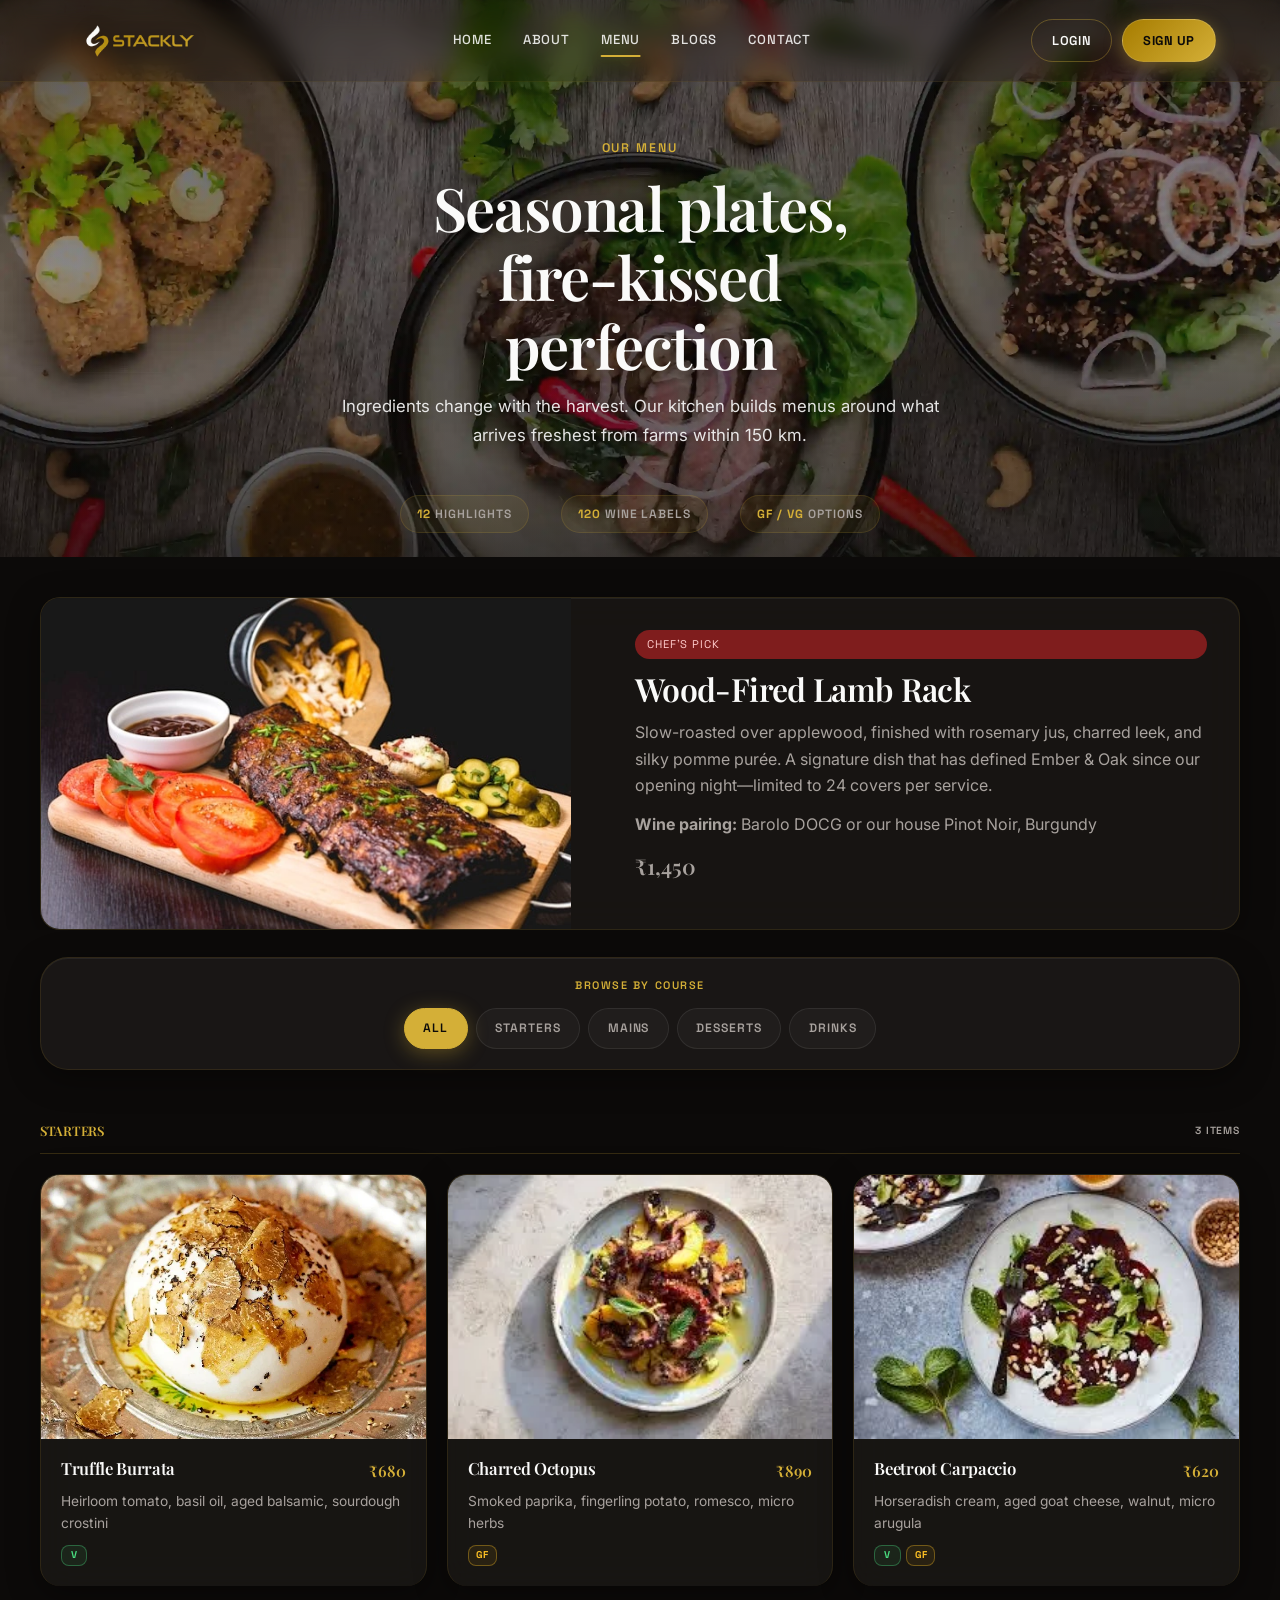
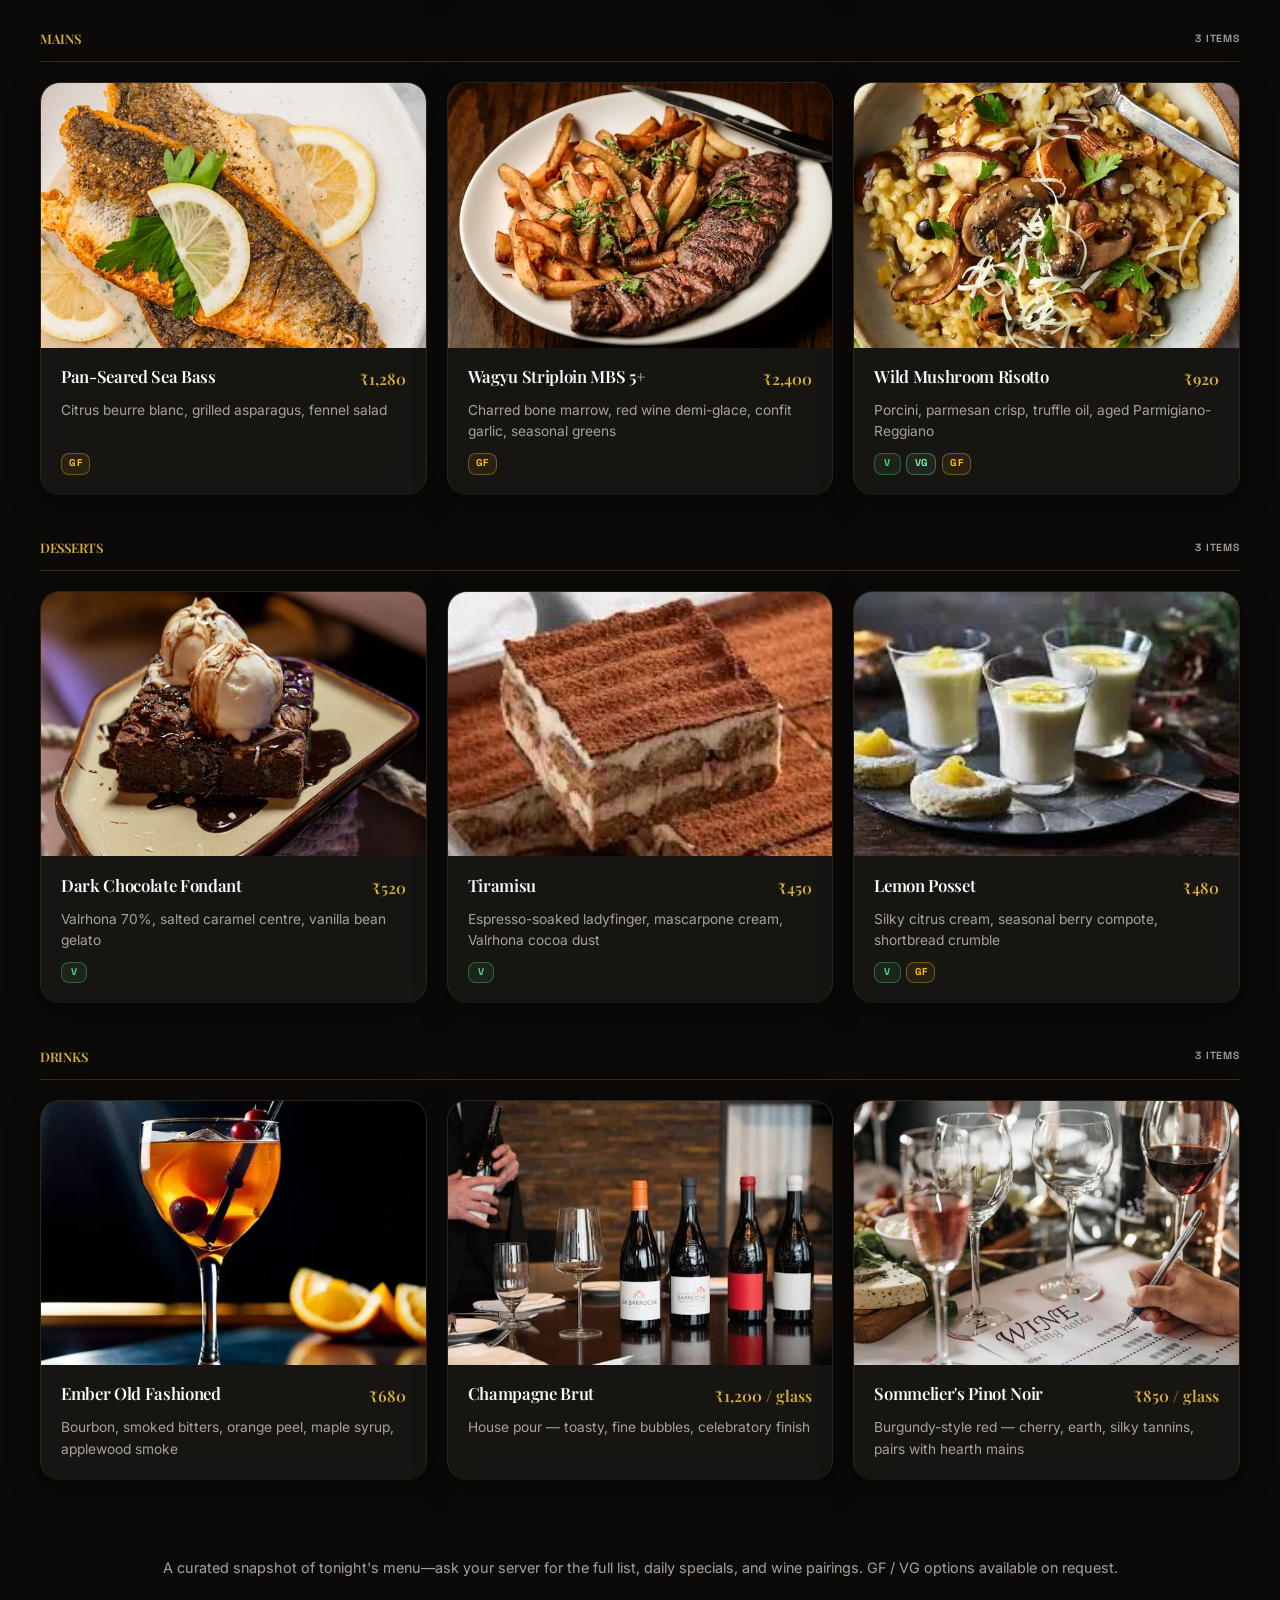
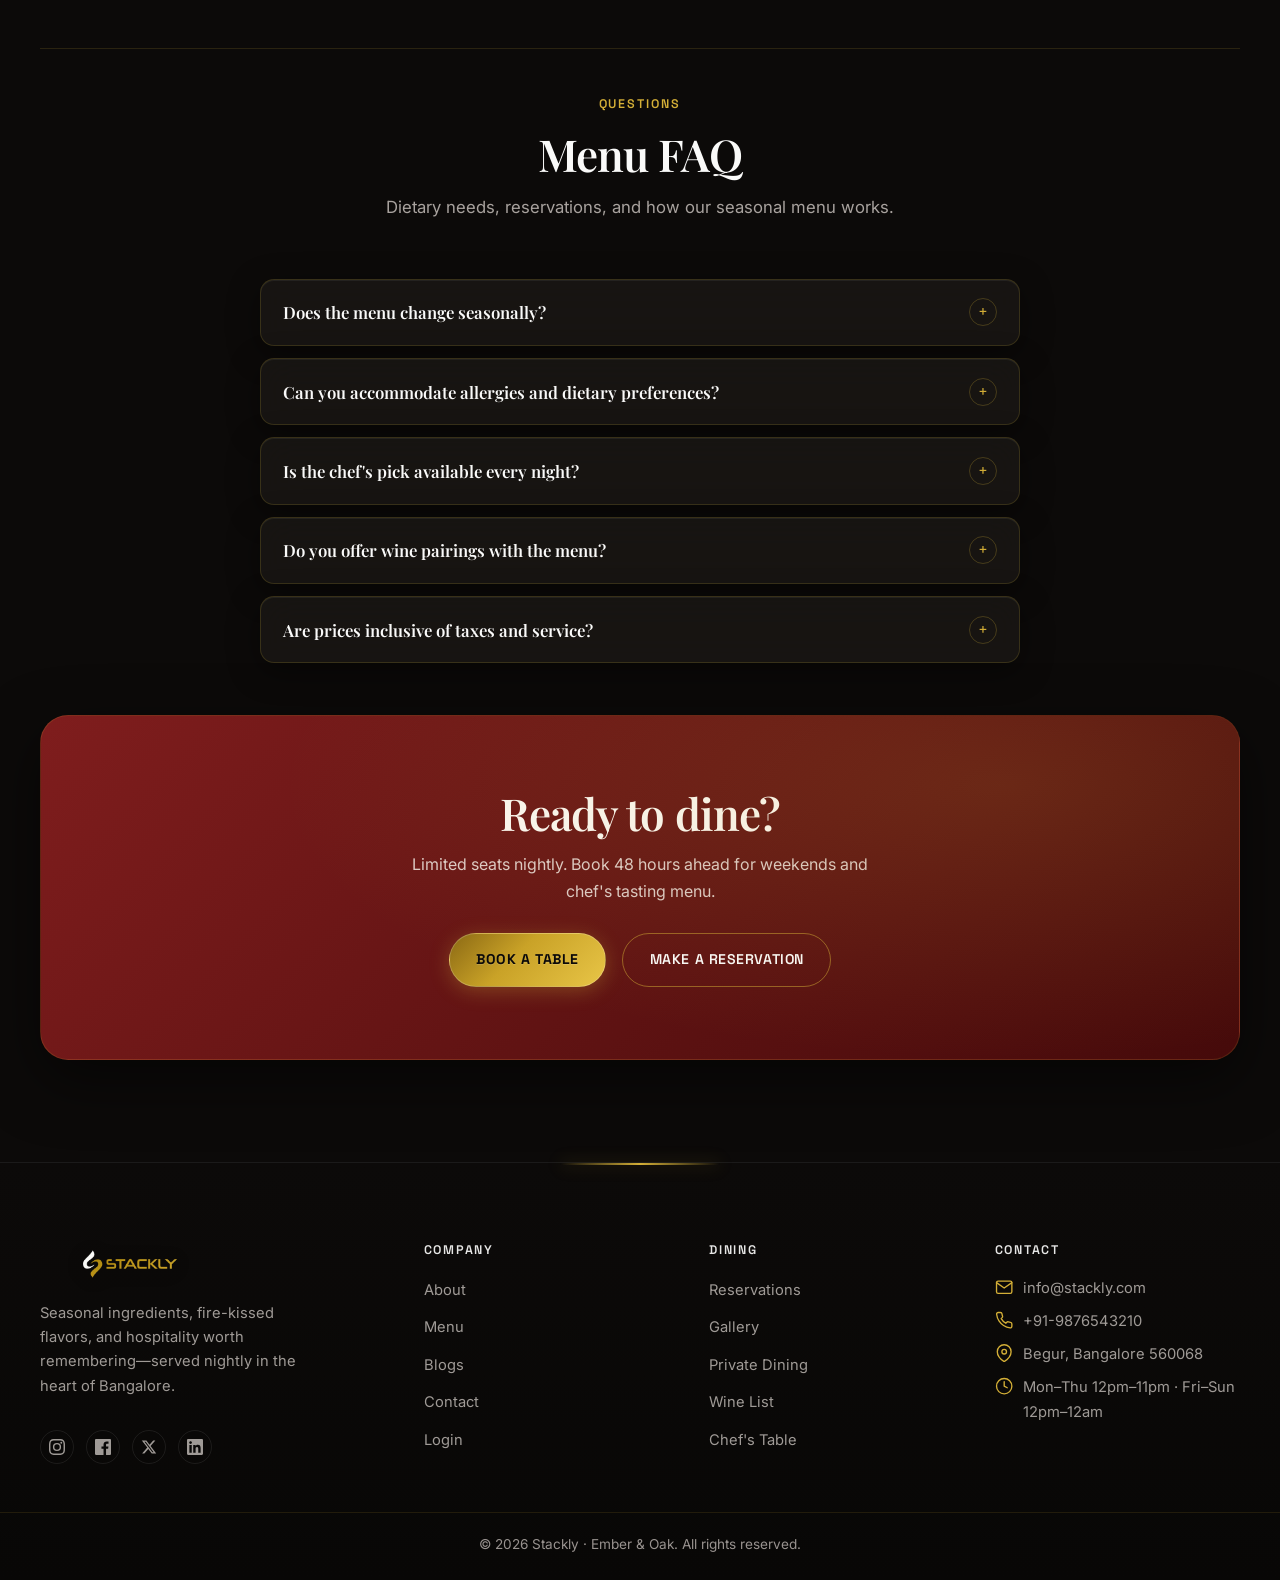
<file: menu.html>
<!DOCTYPE html>
<html lang="en">
<head>
  <meta charset="UTF-8">
  <meta name="viewport" content="width=device-width, initial-scale=1.0">
  <meta name="description" content="Stackly · Ember &amp; Oak menu — Seasonal starters, wood-fired mains, desserts, and sommelier-curated drinks in Bangalore.">
  <meta name="theme-color" content="#0C0A09">
  <title>Menu — Stackly · Ember &amp; Oak</title>
  <link rel="preconnect" href="https://fonts.googleapis.com">
  <link rel="preconnect" href="https://fonts.gstatic.com" crossorigin>
  <link href="https://fonts.googleapis.com/css2?family=Cormorant+Garamond:ital,wght@0,500;0,600;1,500&family=Inter:wght@400;500;600&family=Playfair+Display:ital,wght@0,500;0,600;0,700;1,500&family=Space+Grotesk:wght@500;600&display=swap" rel="stylesheet">
  <link rel="stylesheet" href="css/style.css">
  <link rel="stylesheet" href="css/responsive.css">
  <link rel="stylesheet" href="css/premium.css">
  <link rel="stylesheet" href="css/premium-responsive.css">
  <link rel="stylesheet" href="https://cdn.jsdelivr.net/npm/aos@2.3.1/dist/aos.css">
</head>
<body class="page-inner page-menu page-hero-overlay premium-theme">

  <div id="preloader" aria-hidden="true">
    <div class="preloader__stage">
      <div class="preloader__ring" aria-hidden="true"><span class="preloader__ring-arc"></span></div>
      <img class="preloader__logo" src="images/stackly-restaurant-logo.webp" alt="Stackly · Ember &amp; Oak" width="220" height="48" decoding="async">
      <div class="preloader__progress" role="progressbar" aria-label="Loading" aria-valuemin="0" aria-valuemax="100" aria-valuenow="0">
        <span class="preloader__progress-fill"></span>
      </div>
      <p class="preloader__tagline">Preparing tonight's menu…</p>
    </div>
  </div>

  <header class="site-header site-header--pro" id="site-header" data-header>
    <div class="container site-header__inner">
      <a class="logo logo--pro" href="index.html" aria-label="Stackly · Ember &amp; Oak home">
        <img class="logo__img" src="images/stackly-restaurant-logo.webp" alt="Stackly · Ember &amp; Oak" width="200" height="44" decoding="async">
      </a>
      <button type="button" class="nav-toggle" id="nav-toggle" aria-expanded="false" aria-controls="nav-wrap" aria-label="Open menu">
        <span class="nav-toggle__bar"></span>
        <span class="nav-toggle__bar"></span>
        <span class="nav-toggle__bar"></span>
      </button>
      <div class="site-header__nav-wrap" id="nav-wrap">
        <div class="site-header__nav-inner">
          <nav class="site-header__nav" aria-label="Main navigation">
            <ul class="nav-list">
              <li><a class="nav-link" href="index.html" data-nav-file="index.html">Home</a></li>
              <li><a class="nav-link" href="about.html" data-nav-file="about.html">About</a></li>
              <li><a class="nav-link" href="menu.html" data-nav-file="menu.html">Menu</a></li>
              <li><a class="nav-link" href="blog.html" data-nav-file="blog.html">Blogs</a></li>
              <li><a class="nav-link" href="contact.html" data-nav-file="contact.html">Contact</a></li>
            </ul>
          </nav>
          <div class="site-header__actions">
            <a class="btn btn--nav-login" href="login.html" data-nav-file="login.html">Login</a>
            <a class="btn btn--nav-register" href="register.html">Sign up</a>
          </div>
        </div>
      </div>
    </div>
  </header>

  <main class="site-main">

    <section class="page-hero page-hero--image page-hero--center" aria-labelledby="page-title">
      <div class="page-hero__bg" aria-hidden="true">
        <img src="images/menu-hero.webp" alt="" width="1920" height="800" decoding="async">
      </div>
      <div class="container page-hero__inner">
        <p class="section__kicker" data-aos="fade-up">Our menu</p>
        <h1 id="page-title" data-aos="fade-up" data-aos-delay="100">Seasonal plates,<br>fire-kissed perfection</h1>
        <p class="section__lead" data-aos="fade-up" data-aos-delay="150">Ingredients change with the harvest. Our kitchen builds menus around what arrives freshest from farms within 150 km.</p>
        <div class="page-hero-stats page-hero-stats--center" data-aos="fade-up" data-aos-delay="200">
          <span><strong>12</strong> highlights</span>
          <span><strong>120</strong> wine labels</span>
          <span><strong>GF / VG</strong> options</span>
        </div>
      </div>
    </section>

    <section class="menu-chef-pick section section--dark" aria-label="Chef's pick">
      <div class="container">
        <article class="chef-pick glass-card" data-menu-feature data-aos="fade-up">
          <div class="chef-pick__image">
            <img src="images/wood-fired-lamb.webp" alt="Wood-fired lamb rack with rosemary jus" width="700" height="500" loading="lazy" decoding="async">
          </div>
          <div class="chef-pick__body">
            <span class="chef-pick__badge">Chef's Pick</span>
            <h2>Wood-Fired Lamb Rack</h2>
            <p>Slow-roasted over applewood, finished with rosemary jus, charred leek, and silky pomme purée. A signature dish that has defined Ember &amp; Oak since our opening night—limited to 24 covers per service.</p>
            <p><strong>Wine pairing:</strong> Barolo DOCG or our house Pinot Noir, Burgundy</p>
            <p class="chef-pick__price">₹1,450</p>
          </div>
        </article>
      </div>
    </section>

    <section class="menu-filter-section" aria-label="Menu categories">
      <br/>
      <div class="container">
        <div class="menu-filter-bar">
          <div class="menu-filter-shell glass-card">
            <p class="menu-filter-shell__label">Browse by course</p>
            <div class="menu-tabs" data-menu-filter role="tablist" aria-label="Filter menu by category">
              <button type="button" class="menu-tab is-active" data-menu-tab="all" role="tab" aria-selected="true">All</button>
              <button type="button" class="menu-tab" data-menu-tab="starters" role="tab" aria-selected="false">Starters</button>
              <button type="button" class="menu-tab" data-menu-tab="mains" role="tab" aria-selected="false">Mains</button>
              <button type="button" class="menu-tab" data-menu-tab="desserts" role="tab" aria-selected="false">Desserts</button>
              <button type="button" class="menu-tab" data-menu-tab="drinks" role="tab" aria-selected="false">Drinks</button>
            </div>
          </div>
        </div>
      </div>
    </section>

    <section class="section section--dark page-menu__content" id="menu-content">
      <div class="container menu-board" data-menu-board>

        <div class="menu-section" data-menu-section="starters">
          <header class="menu-section__head">
            <h2>Starters</h2>
            <span class="menu-section__count" data-menu-count="starters">3 items</span>
          </header>
          <div class="menu-cards">
            <article class="menu-card menu-item glass-card" data-category="starters">
              <div class="menu-card__media">
                <img src="images/truffle-burata.webp" alt="Truffle burrata with heirloom tomato" width="640" height="420" loading="lazy" decoding="async">
              </div>
              <div class="menu-card__body">
                <div class="menu-card__top">
                  <h3 class="menu-card__name">Truffle Burrata</h3>
                  <span class="menu-card__price">₹680</span>
                </div>
                <p class="menu-card__desc">Heirloom tomato, basil oil, aged balsamic, sourdough crostini</p>
                <div class="menu-item__tags"><span class="menu-tag menu-tag--v">V</span></div>
              </div>
            </article>
            <article class="menu-card menu-item glass-card" data-category="starters">
              <div class="menu-card__media">
                <img src="images/chared-octopus.webp" alt="Charred octopus with romesco" width="640" height="420" loading="lazy" decoding="async">
              </div>
              <div class="menu-card__body">
                <div class="menu-card__top">
                  <h3 class="menu-card__name">Charred Octopus</h3>
                  <span class="menu-card__price">₹890</span>
                </div>
                <p class="menu-card__desc">Smoked paprika, fingerling potato, romesco, micro herbs</p>
                <div class="menu-item__tags"><span class="menu-tag menu-tag--gf">GF</span></div>
              </div>
            </article>
            <article class="menu-card menu-item glass-card" data-category="starters">
              <div class="menu-card__media">
                <img src="images/beetroot-carpacio.webp" alt="Beetroot carpaccio with goat cheese" width="640" height="420" loading="lazy" decoding="async">
              </div>
              <div class="menu-card__body">
                <div class="menu-card__top">
                  <h3 class="menu-card__name">Beetroot Carpaccio</h3>
                  <span class="menu-card__price">₹620</span>
                </div>
                <p class="menu-card__desc">Horseradish cream, aged goat cheese, walnut, micro arugula</p>
                <div class="menu-item__tags"><span class="menu-tag menu-tag--v">V</span><span class="menu-tag menu-tag--gf">GF</span></div>
              </div>
            </article>
          </div>
        </div>

        <div class="menu-section" data-menu-section="mains">
          <header class="menu-section__head">
            <h2>Mains</h2>
            <span class="menu-section__count" data-menu-count="mains">3 items</span>
          </header>
          <div class="menu-cards">
            <article class="menu-card menu-item glass-card" data-category="mains">
              <div class="menu-card__media">
                <img src="images/pan-seared-seabass.webp" alt="Pan-seared sea bass" width="640" height="420" loading="lazy" decoding="async">
              </div>
              <div class="menu-card__body">
                <div class="menu-card__top">
                  <h3 class="menu-card__name">Pan-Seared Sea Bass</h3>
                  <span class="menu-card__price">₹1,280</span>
                </div>
                <p class="menu-card__desc">Citrus beurre blanc, grilled asparagus, fennel salad</p>
                <div class="menu-item__tags"><span class="menu-tag menu-tag--gf">GF</span></div>
              </div>
            </article>
            <article class="menu-card menu-item glass-card" data-category="mains">
              <div class="menu-card__media">
                <img src="images/wagyu-striploin.webp" alt="Wagyu striploin with bone marrow" width="640" height="420" loading="lazy" decoding="async">
              </div>
              <div class="menu-card__body">
                <div class="menu-card__top">
                  <h3 class="menu-card__name">Wagyu Striploin MBS 5+</h3>
                  <span class="menu-card__price">₹2,400</span>
                </div>
                <p class="menu-card__desc">Charred bone marrow, red wine demi-glace, confit garlic, seasonal greens</p>
                <div class="menu-item__tags"><span class="menu-tag menu-tag--gf">GF</span></div>
              </div>
            </article>
            <article class="menu-card menu-item glass-card" data-category="mains">
              <div class="menu-card__media">
                <img src="images/mushroom-risotto-recipe.webp" alt="Wild mushroom risotto" width="640" height="420" loading="lazy" decoding="async">
              </div>
              <div class="menu-card__body">
                <div class="menu-card__top">
                  <h3 class="menu-card__name">Wild Mushroom Risotto</h3>
                  <span class="menu-card__price">₹920</span>
                </div>
                <p class="menu-card__desc">Porcini, parmesan crisp, truffle oil, aged Parmigiano-Reggiano</p>
                <div class="menu-item__tags"><span class="menu-tag menu-tag--v">V</span><span class="menu-tag menu-tag--vg">VG</span><span class="menu-tag menu-tag--gf">GF</span></div>
              </div>
            </article>
          </div>
        </div>

        <div class="menu-section" data-menu-section="desserts">
          <header class="menu-section__head">
            <h2>Desserts</h2>
            <span class="menu-section__count" data-menu-count="desserts">3 items</span>
          </header>
          <div class="menu-cards">
            <article class="menu-card menu-item glass-card" data-category="desserts">
              <div class="menu-card__media">
                <img src="images/Chocolate-fondant.webp" alt="Dark chocolate fondant" width="640" height="420" loading="lazy" decoding="async">
              </div>
              <div class="menu-card__body">
                <div class="menu-card__top">
                  <h3 class="menu-card__name">Dark Chocolate Fondant</h3>
                  <span class="menu-card__price">₹520</span>
                </div>
                <p class="menu-card__desc">Valrhona 70%, salted caramel centre, vanilla bean gelato</p>
                <div class="menu-item__tags"><span class="menu-tag menu-tag--v">V</span></div>
              </div>
            </article>
            <article class="menu-card menu-item glass-card" data-category="desserts">
              <div class="menu-card__media">
                <img src="images/tiramisu.webp" alt="Classic tiramisu" width="640" height="420" loading="lazy" decoding="async">
              </div>
              <div class="menu-card__body">
                <div class="menu-card__top">
                  <h3 class="menu-card__name">Tiramisu</h3>
                  <span class="menu-card__price">₹450</span>
                </div>
                <p class="menu-card__desc">Espresso-soaked ladyfinger, mascarpone cream, Valrhona cocoa dust</p>
                <div class="menu-item__tags"><span class="menu-tag menu-tag--v">V</span></div>
              </div>
            </article>
            <article class="menu-card menu-item glass-card" data-category="desserts">
              <div class="menu-card__media">
                <img src="images/lemon posset.webp" alt="Lemon posset with berry compote" width="640" height="420" loading="lazy" decoding="async">
              </div>
              <div class="menu-card__body">
                <div class="menu-card__top">
                  <h3 class="menu-card__name">Lemon Posset</h3>
                  <span class="menu-card__price">₹480</span>
                </div>
                <p class="menu-card__desc">Silky citrus cream, seasonal berry compote, shortbread crumble</p>
                <div class="menu-item__tags"><span class="menu-tag menu-tag--v">V</span><span class="menu-tag menu-tag--gf">GF</span></div>
              </div>
            </article>
          </div>
        </div>

        <div class="menu-section" data-menu-section="drinks">
          <header class="menu-section__head">
            <h2>Drinks</h2>
            <span class="menu-section__count" data-menu-count="drinks">3 items</span>
          </header>
          <div class="menu-cards">
            <article class="menu-card menu-item glass-card" data-category="drinks">
              <div class="menu-card__media">
                <img src="images/ember-old-fashioned.webp" alt="Ember old fashioned cocktail" width="640" height="420" loading="lazy" decoding="async">
              </div>
              <div class="menu-card__body">
                <div class="menu-card__top">
                  <h3 class="menu-card__name">Ember Old Fashioned</h3>
                  <span class="menu-card__price">₹680</span>
                </div>
                <p class="menu-card__desc">Bourbon, smoked bitters, orange peel, maple syrup, applewood smoke</p>
              </div>
            </article>
            <article class="menu-card menu-item glass-card" data-category="drinks">
              <div class="menu-card__media">
                <img src="images/wine-program.webp" alt="Champagne brut pour" width="640" height="420" loading="lazy" decoding="async">
              </div>
              <div class="menu-card__body">
                <div class="menu-card__top">
                  <h3 class="menu-card__name">Champagne Brut</h3>
                  <span class="menu-card__price">₹1,200 / glass</span>
                </div>
                <p class="menu-card__desc">House pour — toasty, fine bubbles, celebratory finish</p>
              </div>
            </article>
            <article class="menu-card menu-item glass-card" data-category="drinks">
              <div class="menu-card__media">
                <img src="images/sommelier-wine.webp" alt="Sommelier pinot noir pour" width="640" height="420" loading="lazy" decoding="async">
              </div>
              <div class="menu-card__body">
                <div class="menu-card__top">
                  <h3 class="menu-card__name">Sommelier's Pinot Noir</h3>
                  <span class="menu-card__price">₹850 / glass</span>
                </div>
                <p class="menu-card__desc">Burgundy-style red — cherry, earth, silky tannins, pairs with hearth mains</p>
              </div>
            </article>
          </div>
        </div>

        <p class="menu-empty" data-menu-empty hidden>No dishes in this category tonight—try another course or ask your server.</p>

        <p class="menu-note" data-aos="fade-up">A curated snapshot of tonight's menu—ask your server for the full list, daily specials, and wine pairings. GF / VG options available on request.</p>

        <section class="menu-faq section--inset" id="menu-faq" aria-labelledby="menu-faq-title">
          <header class="section__head section__head--center" data-aos="fade-up">
            <p class="section__kicker">Questions</p>
            <h2 class="section__title" id="menu-faq-title">Menu FAQ</h2>
            <p class="section__lead">Dietary needs, reservations, and how our seasonal menu works.</p>
          </header>
          <div class="faq-list" data-faq data-aos="fade-up">
            <div class="faq-item glass-card">
              <button type="button" class="faq-item__trigger" data-faq-trigger aria-expanded="false">Does the menu change seasonally?</button>
              <div class="faq-item__panel" data-faq-panel>
                <div class="faq-item__panel-inner">
                  <p>Yes. We revise dishes every 6–8 weeks based on what arrives from farms within 150 km. Signature plates like our wood-fired lamb rack stay on the menu, while starters and desserts rotate with the harvest.</p>
                </div>
              </div>
            </div>
            <div class="faq-item glass-card">
              <button type="button" class="faq-item__trigger" data-faq-trigger aria-expanded="false">Can you accommodate allergies and dietary preferences?</button>
              <div class="faq-item__panel" data-faq-panel>
                <div class="faq-item__panel-inner">
                  <p>Absolutely. Inform your server when you book or arrive—we mark GF, VG, and V options on the menu and our kitchen can adapt most dishes. For severe allergies, please mention them at reservation so the brigade can prepare safely.</p>
                </div>
              </div>
            </div>
            <div class="faq-item glass-card">
              <button type="button" class="faq-item__trigger" data-faq-trigger aria-expanded="false">Is the chef's pick available every night?</button>
              <div class="faq-item__panel" data-faq-panel>
                <div class="faq-item__panel-inner">
                  <p>Our wood-fired lamb rack is limited to 24 covers per service. We recommend booking ahead for weekends. When it sells out, your server will suggest the closest alternative from the hearth.</p>
                </div>
              </div>
            </div>
            <div class="faq-item glass-card">
              <button type="button" class="faq-item__trigger" data-faq-trigger aria-expanded="false">Do you offer wine pairings with the menu?</button>
              <div class="faq-item__panel" data-faq-panel>
                <div class="faq-item__panel-inner">
                  <p>Our sommelier curates pairings for tasting menus and can recommend by-the-glass options for any course. Ask for the full wine list or a pairing suggestion when you order.</p>
                </div>
              </div>
            </div>
            <div class="faq-item glass-card">
              <button type="button" class="faq-item__trigger" data-faq-trigger aria-expanded="false">Are prices inclusive of taxes and service?</button>
              <div class="faq-item__panel" data-faq-panel>
                <div class="faq-item__panel-inner">
                  <p>Menu prices are per dish before taxes. A discretionary service charge may apply on the final bill—your server can confirm current policy when you dine.</p>
                </div>
              </div>
            </div>
          </div>
        </section>

        <div class="cta-band cta-band--spaced" data-aos="fade-up">
          <h2>Ready to dine?</h2>
          <p>Limited seats nightly. Book 48 hours ahead for weekends and chef's tasting menu.</p>
          <div class="cta-band__actions">
            <a class="btn btn--primary" href="404.html">Book a Table</a>
            <a class="btn btn--outline-light" href="404.html">Make a reservation</a>
          </div>
        </div>
      </div>
    </section>
  </main>

  <footer class="footer-premium footer-premium--pro" id="site-footer">
    <div class="container footer-premium__grid">
      <div class="footer-brand">
        <a class="logo logo--pro" href="index.html" aria-label="Stackly · Ember &amp; Oak home">
          <img class="logo__img" src="images/stackly-restaurant-logo.webp" alt="Stackly · Ember &amp; Oak" width="200" height="44" decoding="async">
        </a>
        <p>Seasonal ingredients, fire-kissed flavors, and hospitality worth remembering—served nightly in the heart of Bangalore.</p>
        <div class="footer-social">
          <a href="404.html" aria-label="Instagram"><svg viewBox="0 0 24 24" aria-hidden="true"><path d="M12 2.163c3.204 0 3.584.012 4.85.07 3.252.148 4.771 1.691 4.919 4.919.058 1.265.069 1.645.069 4.849 0 3.205-.012 3.584-.069 4.849-.149 3.225-1.664 4.771-4.919 4.919-1.266.058-1.644.07-4.85.07-3.204 0-3.584-.012-4.849-.07-3.26-.149-4.771-1.699-4.919-4.92-.058-1.265-.07-1.644-.07-4.849 0-3.204.013-3.583.07-4.849.149-3.227 1.664-4.771 4.919-4.919 1.266-.057 1.645-.069 4.849-.069zM12 0C8.741 0 8.333.014 7.053.072 2.695.272.273 2.69.073 7.052.014 8.333 0 8.741 0 12c0 3.259.014 3.668.072 4.948.2 4.358 2.618 6.78 6.98 6.98 1.281.058 1.689.072 4.948.072 3.259 0 3.668-.014 4.948-.072 4.354-.2 6.782-2.618 6.979-6.98.059-1.28.073-1.689.073-4.948 0-3.259-.014-3.667-.072-4.947-.196-4.354-2.617-6.78-6.979-6.98C15.668.014 15.259 0 12 0zm0 5.838a6.162 6.162 0 100 12.324 6.162 6.162 0 000-12.324zM12 16a4 4 0 110-8 4 4 0 010 8zm6.406-11.845a1.44 1.44 0 110 2.881 1.44 1.44 0 010-2.881z"/></svg></a>
          <a href="404.html" aria-label="Facebook"><svg viewBox="0 0 24 24" aria-hidden="true"><path d="M22.675 0H1.325C.593 0 0 .593 0 1.325v21.351C0 23.407.593 24 1.325 24H12.82v-9.294H9.692v-3.622h3.128V8.413c0-3.1 1.893-4.788 4.659-4.788 1.325 0 2.463.099 2.795.143v3.24l-1.918.001c-1.504 0-1.795.715-1.795 1.763v2.313h3.587l-.467 3.622h-3.12V24h6.116c.73 0 1.323-.593 1.323-1.325V1.325C24 .593 23.407 0 22.675 0z"/></svg></a>
          <a href="404.html" aria-label="Twitter"><svg viewBox="0 0 24 24" aria-hidden="true"><path d="M18.244 2.25h3.308l-7.227 8.26 8.502 11.24H16.17l-5.214-6.817L4.99 21.75H1.68l7.73-8.835L1.254 2.25H8.08l4.713 6.231zm-1.161 17.52h1.833L7.084 4.126H5.117z"/></svg></a>
          <a href="404.html" aria-label="LinkedIn"><svg viewBox="0 0 24 24" aria-hidden="true"><path d="M20.447 20.452h-3.554v-5.569c0-1.328-.027-3.037-1.852-3.037-1.853 0-2.136 1.445-2.136 2.939v5.667H9.351V9h3.414v1.561h.046c.477-.9 1.637-1.85 3.37-1.85 3.601 0 4.267 2.37 4.267 5.455v6.286zM5.337 7.433c-1.144 0-2.063-.926-2.063-2.065 0-1.138.92-2.063 2.063-2.063 1.14 0 2.064.925 2.064 2.063 0 1.139-.925 2.065-2.064 2.065zm1.782 13.019H3.555V9h3.564v11.452zM22.225 0H1.771C.792 0 0 .774 0 1.729v20.542C0 23.227.792 24 1.771 24h20.451C23.2 24 24 23.227 24 22.271V1.729C24 .774 23.2 0 22.222 0h.003z"/></svg></a>
        </div>
      </div>
      <div>
        <h4>Company</h4>
        <ul>
          <li><a href="about.html">About</a></li>
          <li><a href="menu.html">Menu</a></li>
          <li><a href="blog.html">Blogs</a></li>
          <li><a href="contact.html">Contact</a></li>
          <li><a href="login.html">Login</a></li>
        </ul>
      </div>
      <div>
        <h4>Dining</h4>
        <ul>
          <li><a href="404.html">Reservations</a></li>
          <li><a href="404.html">Gallery</a></li>
          <li><a href="404.html">Private Dining</a></li>
          <li><a href="404.html">Wine List</a></li>
          <li><a href="404.html">Chef's Table</a></li>
        </ul>
      </div>
      <div class="footer-contact">
        <h4>Contact</h4>
        <address class="footer-contact__addr">
          <p class="footer-contact__row">
            <span class="footer-contact__icon" aria-hidden="true"><svg viewBox="0 0 24 24" fill="none" stroke="currentColor" stroke-width="1.75" stroke-linecap="round" stroke-linejoin="round"><path d="M4 4h16c1.1 0 2 .9 2 2v12c0 1.1-.9 2-2 2H4c-1.1 0-2-.9-2-2V6c0-1.1.9-2 2-2z"/><polyline points="22,6 12,13 2,6"/></svg></span>
            <a href="mailto:hello@emberandoak.com">info@stackly.com</a>
          </p>
          <p class="footer-contact__row">
            <span class="footer-contact__icon" aria-hidden="true"><svg viewBox="0 0 24 24" fill="none" stroke="currentColor" stroke-width="1.75" stroke-linecap="round" stroke-linejoin="round"><path d="M22 16.92v3a2 2 0 0 1-2.18 2 19.79 19.79 0 0 1-8.63-3.07 19.5 19.5 0 0 1-6-6 19.79 19.79 0 0 1-3.07-8.67A2 2 0 0 1 4.11 2h3a2 2 0 0 1 2 1.72 12.84 12.84 0 0 0 .7 2.81 2 2 0 0 1-.45 2.11L8.09 9.91a16 16 0 0 0 6 6l1.27-1.27a2 2 0 0 1 2.11-.45 12.84 12.84 0 0 0 2.81.7A2 2 0 0 1 22 16.92z"/></svg></span>
            <a href="tel:+919876543210">+91-9876543210</a>
          </p>
          <p class="footer-contact__row">
            <span class="footer-contact__icon" aria-hidden="true"><svg viewBox="0 0 24 24" fill="none" stroke="currentColor" stroke-width="1.75" stroke-linecap="round" stroke-linejoin="round"><path d="M21 10c0 7-9 13-9 13s-9-6-9-13a9 9 0 0 1 18 0z"/><circle cx="12" cy="10" r="3"/></svg></span>
            <span>Begur, Bangalore 560068</span>
          </p>
          <p class="footer-contact__row">
            <span class="footer-contact__icon" aria-hidden="true"><svg viewBox="0 0 24 24" fill="none" stroke="currentColor" stroke-width="1.75" stroke-linecap="round" stroke-linejoin="round"><circle cx="12" cy="12" r="10"/><polyline points="12 6 12 12 16 14"/></svg></span>
            <span>Mon–Thu 12pm–11pm · Fri–Sun 12pm–12am</span>
          </p>
        </address>
      </div>
    </div>
    <div class="footer-bar">
      <div class="container footer-bar__inner">
        <p>&copy; <span data-year>2026</span> Stackly · Ember &amp; Oak. All rights reserved.</p>
      </div>
    </div>
  </footer>

  <script src="https://cdn.jsdelivr.net/npm/aos@2.3.1/dist/aos.js"></script>
  <script src="js/main.js"></script>
</body>
</html>
</file>
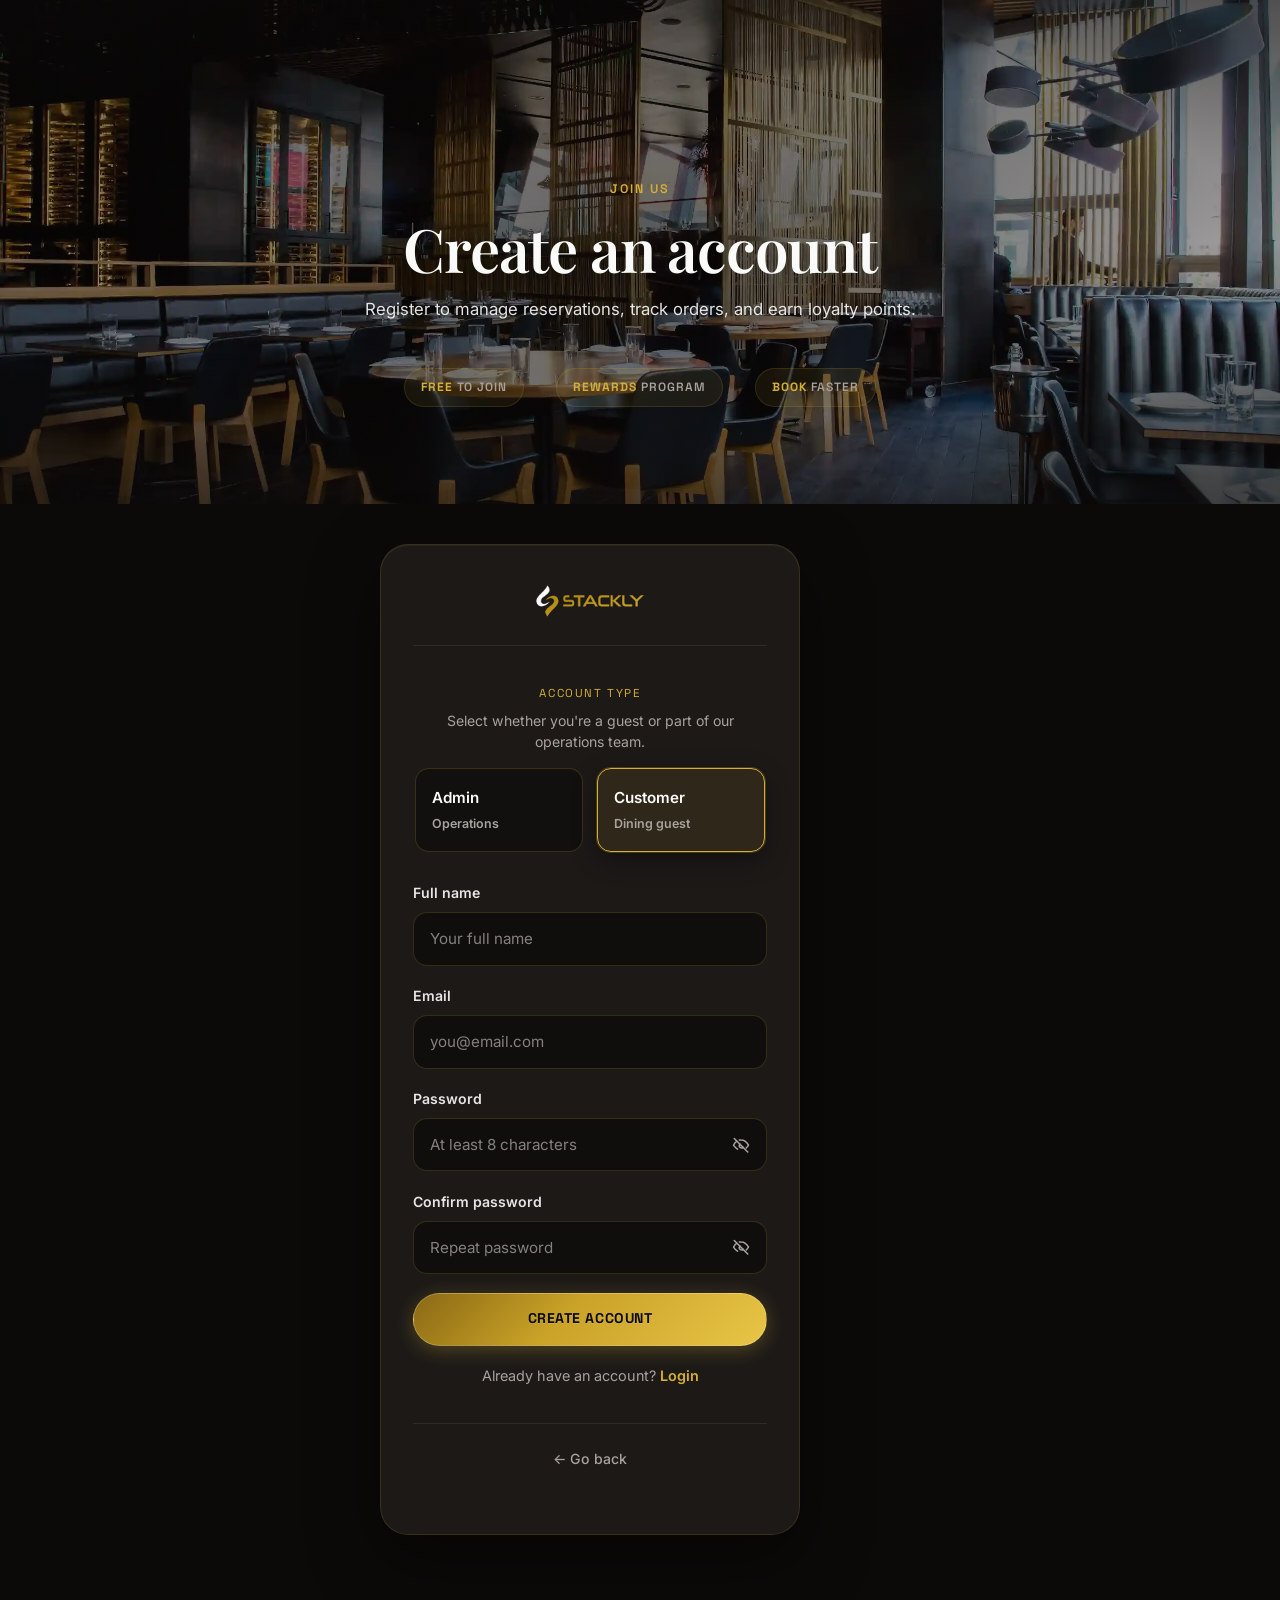
<file: register.html>
<!DOCTYPE html>
<html lang="en">
<head>
  <meta charset="UTF-8">
  <meta name="viewport" content="width=device-width, initial-scale=1.0">
  <meta name="robots" content="noindex, nofollow">
  <meta name="theme-color" content="#0C0A09">
  <title>Register — Stackly · Ember &amp; Oak</title>
  <link rel="preconnect" href="https://fonts.googleapis.com">
  <link rel="preconnect" href="https://fonts.gstatic.com" crossorigin>
  <link href="https://fonts.googleapis.com/css2?family=Cormorant+Garamond:ital,wght@0,500;0,600;1,500&family=Inter:wght@400;500;600&family=Playfair+Display:wght@600&family=Space+Grotesk:wght@500;600&display=swap" rel="stylesheet">
  <link rel="stylesheet" href="css/style.css">
  <link rel="stylesheet" href="css/responsive.css">
  <link rel="stylesheet" href="css/premium.css">
  <link rel="stylesheet" href="css/premium-responsive.css">
  <link rel="stylesheet" href="https://cdn.jsdelivr.net/npm/aos@2.3.1/dist/aos.css">
</head>
<body class="page-inner page-auth page-hero-overlay premium-theme">


  <main class="site-main">
    <section class="page-hero page-hero--image page-hero--center" aria-labelledby="register-hero-title">
      <div class="page-hero__bg" aria-hidden="true">
        <img src="images/auth-hero.webp" alt="" width="1920" height="800" decoding="async">
      </div>
      <div class="container page-hero__inner">
        <p class="section__kicker" data-aos="fade-up">Join us</p>
        <h1 id="register-hero-title" data-aos="fade-up" data-aos-delay="100">Create an account</h1>
        <p class="section__lead" data-aos="fade-up" data-aos-delay="150">Register to manage reservations, track orders, and earn loyalty points.</p>
        <div class="page-hero-stats page-hero-stats--center" data-aos="fade-up" data-aos-delay="200">
          <span><strong>Free</strong> to join</span>
          <span><strong>Rewards</strong> program</span>
          <span><strong>Book</strong> faster</span>
        </div>
      </div>
    </section>

    <section class="section section--dark auth-section">
      <div class="container login-form__container">
        <form id="register-form" class="form form--wide auth-form card-surface glass-card" data-validate action="#" method="post" novalidate autocomplete="off" data-aos="fade-up">
          <div class="register-form__logo">
               <a href="index.html">
            <img class="register-form__logo-img" src="images/stackly-restaurant-logo.webp" alt="Stackly · Ember &amp; Oak" width="200" height="44" decoding="async">
            </a>
          </div>

          <div class="register-form__role-wrap">
            <fieldset class="register-form__role-fieldset">
              <legend class="register-form__role-legend">Account type</legend>
              <p class="register-form__role-hint">Select whether you're a guest or part of our operations team.</p>
              <div class="register-form__role-grid" role="radiogroup" aria-label="Select account type">
              <label class="register-role-card">
                <input class="register-role-card__input" type="radio" name="role" value="admin">
                <span class="register-role-card__surface">
                  <span class="register-role-card__copy">
                    <span class="register-role-card__title">Admin</span>
                    <span class="register-role-card__desc">Operations</span>
                  </span>
                </span>
              </label>
              <label class="register-role-card">
                <input class="register-role-card__input" type="radio" name="role" value="customer" checked>
                <span class="register-role-card__surface">
                  <span class="register-role-card__copy">
                    <span class="register-role-card__title">Customer</span>
                    <span class="register-role-card__desc">Dining guest</span>
                  </span>
                </span>
              </label>
            </div>
            </fieldset>
          </div>

          <div class="form-field">
            <label for="reg-name">Full name</label>
            <input id="reg-name" name="name" type="text" required placeholder="Your full name" autocomplete="name">
            <span class="field-error">Please enter your name.</span>
          </div>
          <div class="form-field">
            <label for="reg-email">Email</label>
            <input id="reg-email" name="email" type="email" required placeholder="you@email.com" autocomplete="email">
            <span class="field-error">Enter a valid email address.</span>
          </div>
          <div class="form-field">
            <label for="reg-password">Password</label>
            <input id="reg-password" name="password" type="password" required minlength="8" placeholder="At least 8 characters" autocomplete="new-password">
            <span class="field-error">Use at least 8 characters.</span>
          </div>
          <div class="form-field">
            <label for="reg-confirm">Confirm password</label>
            <input id="reg-confirm" name="confirm" type="password" required data-match="#reg-password" placeholder="Repeat password" autocomplete="new-password">
            <span class="field-error">Passwords do not match.</span>
          </div>

          <button type="submit" class="btn btn--primary btn--block">Create account</button>
          <p id="register-success" class="form-success is-hidden" role="status" aria-live="polite">Account created. Redirecting to login in 3 seconds…</p>
          <p class="auth-form__footer-link">Already have an account? <a href="login.html">Login</a></p>
          <div class="auth-form__go-back">
            <button type="button" class="auth-form__go-back-btn" data-go-back aria-label="Go back">← Go back</button>
          </div>
        </form>
      </div>
    </section>
  </main>


  <script src="https://cdn.jsdelivr.net/npm/aos@2.3.1/dist/aos.js"></script>
  <script src="js/main.js"></script>
</body>
</html>
</file>
<file: css/style.css>
#preloader {
  position: fixed;
  inset: 0;
  z-index: 9999;
  display: grid;
  place-items: center;
  overflow: hidden;
  background: #0C0A09;
  transition: visibility 0.9s ease 0.55s;
}

#preloader.preloader--hide {
  visibility: hidden;
  pointer-events: none;
}

#preloader.preloader--hide .preloader__stage {
  opacity: 0;
  transform: scale(0.96);
  transition: opacity 0.45s ease, transform 0.55s cubic-bezier(0.4, 0, 0.2, 1);
}

#preloader.preloader--hide .preloader__curtain--left {
  transform: translateX(-100%);
}

#preloader.preloader--hide .preloader__curtain--right {
  transform: translateX(100%);
}

#preloader.preloader--hide .preloader__scanline {
  opacity: 0;
}

.preloader__curtain {
  position: absolute;
  top: 0;
  bottom: 0;
  width: 50.5%;
  background: linear-gradient(180deg, #0C0A09 0%, #1C1917 50%, #0C0A09 100%);
  z-index: 3;
  transition: transform 0.85s cubic-bezier(0.77, 0, 0.18, 1);
}

.preloader__curtain--left {
  left: 0;
  border-right: 1px solid rgba(212, 175, 55, 0.22);
}

.preloader__curtain--right {
  right: 0;
  border-left: 1px solid rgba(212, 175, 55, 0.22);
}

.preloader__scanline {
  position: absolute;
  inset: 0;
  z-index: 2;
  background: repeating-linear-gradient(
    180deg,
    transparent 0,
    transparent 2px,
    rgba(212, 175, 55, 0.03) 2px,
    rgba(212, 175, 55, 0.03) 4px
  );
  pointer-events: none;
  animation: preloader-scan 8s linear infinite;
}

.preloader__stage {
  position: relative;
  z-index: 4;
  display: flex;
  flex-direction: column;
  align-items: center;
  gap: 1.65rem;
  padding: 0 1.5rem;
  text-align: center;
  transition: opacity 0.5s ease, transform 0.55s cubic-bezier(0.4, 0, 0.2, 1);
}

.preloader__ring {
  position: relative;
  width: 148px;
  height: 148px;
  display: grid;
  place-items: center;
}

.preloader__ring-track,
.preloader__ring-arc {
  position: absolute;
  inset: 0;
  border-radius: 50%;
}

.preloader__ring-track {
  border: 1px solid rgba(212, 175, 55, 0.18);
  box-shadow: inset 0 0 30px rgba(212, 175, 55, 0.06);
}

.preloader__ring-arc {
  border: 2px solid transparent;
  border-top-color: #D4AF37;
  border-right-color: #A67C00;
  animation: preloader-ring-spin 1.35s cubic-bezier(0.5, 0.1, 0.3, 1) infinite;
  filter: drop-shadow(0 0 14px rgba(212, 175, 55, 0.45));
}

.preloader__logo {
  position: relative;
  z-index: 1;
  display: block;
  max-width: 118px;
  width: 58%;
  height: auto;
  margin: 0 auto;
  object-fit: contain;
  animation: preloader-logo-in 1.1s cubic-bezier(0.22, 1, 0.36, 1) both;
}

.preloader__progress {
  position: relative;
  width: min(280px, 72vw);
  height: 3px;
  border-radius: 999px;
  overflow: hidden;
  background: rgba(212, 175, 55, 0.12);
}

.preloader__progress-track {
  position: absolute;
  inset: 0;
  background: rgba(255, 255, 255, 0.04);
}

.preloader__progress-fill {
  position: absolute;
  inset: 0 auto 0 0;
  width: 0;
  border-radius: inherit;
  background: linear-gradient(90deg, #A67C00, #D4AF37, #E8C547);
  box-shadow: 0 0 18px rgba(212, 175, 55, 0.5);
  animation: preloader-progress 1.45s cubic-bezier(0.4, 0, 0.2, 1) forwards;
}

.preloader__tagline {
  margin: 0;
  font-family: var(--font-kicker);
  font-size: clamp(0.85rem, 2.2vw, 1rem);
  font-weight: 500;
  letter-spacing: 0.14em;
  text-transform: uppercase;
  color: rgba(212, 175, 55, 0.85);
  animation: preloader-tagline-in 1s ease 0.35s both;
}

@keyframes preloader-ring-spin {
  to { transform: rotate(360deg); }
}

@keyframes preloader-logo-in {
  from {
    opacity: 0;
    transform: scale(0.88);
    filter: blur(6px);
  }
  to {
    opacity: 1;
    transform: scale(1);
    filter: blur(0);
  }
}

@keyframes preloader-progress {
  0% { width: 0; }
  35% { width: 42%; }
  70% { width: 78%; }
  100% { width: 100%; }
}

@keyframes preloader-tagline-in {
  from { opacity: 0; transform: translateY(10px); }
  to { opacity: 1; transform: translateY(0); }
}

@keyframes preloader-scan {
  from { transform: translateY(0); }
  to { transform: translateY(4px); }
}


:root {
  --color-base: #0C0A09;
  --color-surface: #1C1917;
  --color-elevated: #292524;
  --color-canvas: #141210;
  --color-line: rgba(255, 255, 255, 0.08);
  --color-accent: #D4AF37;
  --color-accent-light: rgba(212, 175, 55, 0.15);
  --color-accent-dark: #A67C00;
  --color-secondary: #7F1D1D;
  --color-tertiary: #4D5D3A;
  --color-ink: #FAFAF9;
  --color-muted: #A8A29E;
  --color-cream: #FAF7F2;

  --color-ink-soft: #E7E5E4;
  --color-body: #D6D3D1;
  --color-accent-glow: rgba(212, 175, 55, 0.35);
  --color-hero-overlay:
    linear-gradient(180deg, rgba(12, 10, 9, 0.88) 0%, rgba(12, 10, 9, 0.45) 48%, rgba(12, 10, 9, 0.92) 100%),
    linear-gradient(115deg, rgba(12, 10, 9, 0.9) 0%, rgba(28, 25, 23, 0.35) 50%, rgba(12, 10, 9, 0.88) 100%);

  --font-sans: "Inter", system-ui, -apple-system, sans-serif;
  --font-display: "Playfair Display", Georgia, "Times New Roman", serif;
  --font-kicker: "Space Grotesk", system-ui, sans-serif;

  --container: min(1200px, 100% - 3rem);
  --container-narrow: min(900px, 100% - 3rem);
  --radius-sm: 8px;
  --radius-md: 14px;
  --radius-lg: 20px;
  --radius-xl: 28px;
  --radius-pill: 999px;

  --shadow-sm: 0 4px 16px rgba(0, 0, 0, 0.35);
  --shadow-md: 0 12px 40px rgba(0, 0, 0, 0.45);
  --shadow-lg: 0 24px 64px rgba(0, 0, 0, 0.55);
  --shadow-xl: 0 40px 96px rgba(0, 0, 0, 0.6);
  --shadow-card: 0 8px 32px rgba(0, 0, 0, 0.4);
  --shadow-card-hover: 0 20px 48px rgba(0, 0, 0, 0.5), 0 0 24px rgba(212, 175, 55, 0.12);
  --shadow-gold: 0 0 24px rgba(212, 175, 55, 0.25);

  --header-h: 82px;
  --transition: 0.35s cubic-bezier(0.4, 0, 0.2, 1);
  --transition-spring: 0.45s cubic-bezier(0.34, 1.2, 0.64, 1);
  --glass-bg: rgba(28, 25, 23, 0.65);
  --glass-border: rgba(255, 255, 255, 0.1);
}


*,
*::before,
*::after {
  box-sizing: border-box;
}

html {
  scroll-behavior: smooth;
  overflow-x: clip;
  -webkit-text-size-adjust: 100%;
  text-size-adjust: 100%;
}

body {
  margin: 0;
  min-height: 100vh;
  font-family: var(--font-sans);
  font-size: 1rem;
  line-height: 1.7;
  color: var(--color-body);
  background: var(--color-base);
  -webkit-font-smoothing: antialiased;
  -moz-osx-font-smoothing: grayscale;
  text-rendering: optimizeLegibility;
}

body.premium-theme {
  overflow-x: clip;
  background: var(--color-base);
  color: var(--color-body);
}

img,
video {
  max-width: 100%;
  height: auto;
  display: block;
}

a {
  color: var(--color-accent);
  text-decoration: none;
  transition: color var(--transition);
}

a:hover {
  color: #E8C547;
}

button,
input,
select,
textarea {
  font: inherit;
  color: inherit;
}

ul,
ol {
  margin: 0;
  padding: 0;
  list-style: none;
}

p {
  margin: 0 0 1rem;
}

p:last-child {
  margin-bottom: 0;
}

:focus-visible {
  outline: 2px solid var(--color-accent);
  outline-offset: 3px;
}

.sr-only {
  position: absolute;
  width: 1px;
  height: 1px;
  padding: 0;
  margin: -1px;
  overflow: hidden;
  clip: rect(0, 0, 0, 0);
  white-space: nowrap;
  border: 0;
}


h1, h2, h3, h4, h5, h6 {
  font-family: var(--font-display);
  font-weight: 600;
  color: var(--color-ink);
  line-height: 1.15;
  letter-spacing: -0.01em;
  margin: 0 0 0.75rem;
}

h1 { font-size: clamp(2.25rem, 5vw, 3.75rem); }
h2 { font-size: clamp(1.85rem, 4vw, 2.75rem); }
h3 { font-size: clamp(1.35rem, 2.5vw, 1.75rem); }
h4 { font-size: 1.15rem; }

.lead {
  font-size: clamp(1.05rem, 2vw, 1.2rem);
  line-height: 1.75;
  color: var(--color-muted);
  max-width: 42ch;
}

.text-accent { color: var(--color-accent); }
.text-muted { color: var(--color-muted); }
.text-cream { color: var(--color-cream); }

.section__kicker,
.hero-premium__kicker,
.page-hero__kicker {
  display: inline-block;
  font-family: var(--font-kicker);
  font-size: 0.78rem;
  font-weight: 600;
  letter-spacing: 0.16em;
  text-transform: uppercase;
  color: var(--color-accent);
  margin-bottom: 0.85rem;
}


.container {
  width: var(--container);
  margin-inline: auto;
}

.container--narrow {
  width: var(--container-narrow);
}

.site-main {
  min-height: 50vh;
}

.btn {
  display: inline-flex;
  align-items: center;
  justify-content: center;
  gap: 0.5rem;
  padding: 0.85rem 1.65rem;
  border-radius: var(--radius-pill);
  font-family: var(--font-kicker);
  font-size: 0.88rem;
  font-weight: 600;
  letter-spacing: 0.04em;
  text-transform: uppercase;
  text-decoration: none;
  border: 1px solid transparent;
  cursor: pointer;
  transition:
    background var(--transition),
    color var(--transition),
    border-color var(--transition),
    box-shadow var(--transition),
    transform var(--transition-spring);
}

.btn--primary {
  background: linear-gradient(135deg, var(--color-accent-dark), var(--color-accent));
  color: var(--color-base);
  box-shadow: 0 4px 20px rgba(212, 175, 55, 0.3);
}

.btn--primary:hover {
  background: linear-gradient(135deg, var(--color-accent), #E8C547);
  color: var(--color-base);
  box-shadow: var(--shadow-gold);
  transform: translateY(-2px);
}

.btn--secondary {
  background: var(--color-secondary);
  color: var(--color-ink);
}

.btn--secondary:hover {
  background: #991b1b;
  color: var(--color-ink);
}

.btn--outline-light {
  background: transparent;
  border-color: rgba(255, 255, 255, 0.35);
  color: var(--color-ink);
}

.btn--outline-light:hover {
  border-color: var(--color-accent);
  color: var(--color-accent);
  background: var(--color-accent-light);
}

.btn--outline-dark {
  background: transparent;
  border-color: var(--color-line);
  color: var(--color-ink);
}

.btn--outline-dark:hover {
  border-color: var(--color-accent);
  color: var(--color-accent);
}

.btn--ghost {
  background: transparent;
  color: var(--color-accent);
  padding-inline: 1rem;
}

.btn--ghost:hover {
  background: var(--color-accent-light);
}

.btn--sm {
  padding: 0.55rem 1.15rem;
  font-size: 0.78rem;
}

.btn--lg {
  padding: 1rem 2rem;
  font-size: 0.95rem;
}

.btn--block {
  width: 100%;
}

.btn--nav-login {
  background: transparent;
  border-color: var(--color-line);
  color: var(--color-ink);
  padding: 0.6rem 1.25rem;
  font-size: 0.8rem;
}

.btn--nav-login:hover {
  border-color: var(--color-accent);
  color: var(--color-accent);
}

.btn--nav-register {
  background: var(--color-accent);
  color: var(--color-base);
  padding: 0.6rem 1.25rem;
  font-size: 0.8rem;
}

.btn--nav-register:hover {
  background: #E8C547;
  color: var(--color-base);
}

.btn--hero-ghost {
  backdrop-filter: blur(8px);
}

.btn--on-accent {
  background: linear-gradient(135deg, #8B6914 0%, #D4AF37 50%, #E8C547 100%);
  color: #0C0A09;
  font-weight: 700;
  border: 1px solid rgba(255, 255, 255, 0.2);
  white-space: nowrap;
}

.btn--on-accent:hover {
  background: linear-gradient(135deg, #A67C00 0%, #E8C547 100%);
  color: #0C0A09;
  box-shadow: var(--shadow-gold);
}


.form-group {
  margin-bottom: 1.25rem;
}

.form-label {
  display: block;
  margin-bottom: 0.45rem;
  font-size: 0.85rem;
  font-weight: 500;
  color: var(--color-muted);
  letter-spacing: 0.02em;
}

.form-input,
.form-select,
.form-textarea {
  width: 100%;
  padding: 0.85rem 1.1rem;
  border-radius: var(--radius-md);
  border: 1px solid var(--color-line);
  background: var(--color-surface);
  color: var(--color-ink);
  transition: border-color var(--transition), box-shadow var(--transition);
}

.form-input::placeholder,
.form-textarea::placeholder {
  color: var(--color-muted);
  opacity: 0.7;
}

.form-input:focus,
.form-select:focus,
.form-textarea:focus {
  outline: none;
  border-color: rgba(212, 175, 55, 0.5);
  box-shadow: 0 0 0 3px var(--color-accent-light);
}

.form-textarea {
  min-height: 120px;
  resize: vertical;
}

.form-hint {
  margin-top: 0.35rem;
  font-size: 0.8rem;
  color: var(--color-muted);
}

.form-error {
  margin-top: 0.35rem;
  font-size: 0.8rem;
  color: #f87171;
}

.form-row {
  display: grid;
  grid-template-columns: repeat(2, 1fr);
  gap: 1rem;
}

.form-check {
  display: flex;
  align-items: flex-start;
  gap: 0.65rem;
  font-size: 0.9rem;
  color: var(--color-muted);
}

.form-check input[type="checkbox"],
.form-check input[type="radio"] {
  margin-top: 0.25rem;
  accent-color: var(--color-accent);
}

/* Form layout — shared across contact, auth, reservations */
.form {
  display: flex;
  flex-direction: column;
  gap: 1.15rem;
}

.form--wide {
  max-width: 100%;
}

.form-field {
  display: flex;
  flex-direction: column;
  margin: 0;
}

.form label {
  display: block;
  font-weight: 600;
  font-size: 0.88rem;
  color: var(--color-ink-soft);
  margin-bottom: 0.45rem;
}

.form input,
.form textarea,
.form select {
  width: 100%;
  padding: 0.8rem 1rem;
  border: 1px solid var(--color-line);
  border-radius: var(--radius-md);
  font: inherit;
  font-size: 0.95rem;
  background: rgba(12, 10, 9, 0.45);
  color: var(--color-ink);
  transition: border-color var(--transition), box-shadow var(--transition), background var(--transition);
}

.form input::placeholder,
.form textarea::placeholder {
  color: var(--color-muted);
  opacity: 0.85;
}

.form input:focus,
.form textarea:focus,
.form select:focus {
  outline: none;
  border-color: rgba(212, 175, 55, 0.55);
  box-shadow: 0 0 0 3px var(--color-accent-light);
  background: rgba(12, 10, 9, 0.65);
}

.form .field-error {
  display: none;
  font-size: 0.78rem;
  color: #fca5a5;
  margin-top: 0.4rem;
  line-height: 1.4;
}

.form-field.has-error input,
.form-field.has-error textarea,
.form-field.has-error select,
.form .has-error input,
.form .has-error textarea,
.form .has-error select {
  border-color: rgba(248, 113, 113, 0.65);
}

.form-field.has-error .field-error,
.form .has-error .field-error,
.role-fieldset.has-error .field-error {
  display: block;
}

.form-password {
  position: relative;
}

.form-password__input {
  padding-right: 2.85rem;
}

input[type="password"]::-ms-reveal,
input[type="password"]::-ms-clear,
.form-password__input::-ms-reveal,
.form-password__input::-ms-clear {
  display: none;
}

.form-password__toggle {
  position: absolute;
  top: 50%;
  right: 0.55rem;
  transform: translateY(-50%);
  width: 2.1rem;
  height: 2.1rem;
  border: 0;
  border-radius: 50%;
  background: transparent;
  color: var(--color-muted);
  display: inline-flex;
  align-items: center;
  justify-content: center;
  cursor: pointer;
  transition: color var(--transition), background var(--transition);
}

.form-password__toggle:hover {
  color: var(--color-accent);
  background: rgba(212, 175, 55, 0.1);
}

.form-password__toggle:focus-visible {
  outline: none;
  box-shadow: 0 0 0 3px var(--color-accent-light);
}

.form-password__icon {
  display: none;
}

.form-password__icon--show {
  display: inline-flex;
}

.form-password__icon--hide {
  display: none;
}

.form-password__toggle.is-visible .form-password__icon--show {
  display: none;
}

.form-password__toggle.is-visible .form-password__icon--hide {
  display: inline-flex;
}

.role-fieldset {
  border: 1px solid rgba(212, 175, 55, 0.18);
  border-radius: var(--radius-lg);
  padding: 1.25rem;
  margin: 0;
  background: rgba(12, 10, 9, 0.35);
  transition: border-color var(--transition);
}

.role-fieldset.has-error {
  border-color: rgba(248, 113, 113, 0.55);
}

.role-fieldset legend {
  font-weight: 600;
  padding: 0;
  color: var(--color-ink);
}

.register-form__role-fieldset {
  border: none;
  padding: 0;
  background: transparent;
}

.register-form__role-fieldset.has-error {
  border: 1px solid rgba(248, 113, 113, 0.55);
  border-radius: var(--radius-lg);
  padding: 0.85rem;
}

.register-form__role-fieldset .field-error {
  text-align: center;
  margin-top: 0.65rem;
}

.register-form__role-wrap {
  margin-bottom: 0.25rem;
}

.register-form__role-hint {
  margin: 0 0 1rem;
  text-align: center;
  font-size: 0.88rem;
  line-height: 1.5;
  color: var(--color-muted);
}

.auth-form__footer-link {
  text-align: center;
  margin: 0;
  font-size: 0.9rem;
  color: var(--color-muted);
}

.auth-form__footer-link a {
  color: var(--color-accent);
  font-weight: 600;
}

.form-success.is-hidden,
.is-hidden {
  display: none !important;
}




.card {
  background: var(--color-surface);
  border: 1px solid var(--color-line);
  border-radius: var(--radius-lg);
  overflow: hidden;
  transition: border-color var(--transition), box-shadow var(--transition), transform var(--transition);
}

.card:hover {
  border-color: rgba(212, 175, 55, 0.25);
  box-shadow: var(--shadow-card);
}

.card-surface {
  padding: 1.75rem;
  background: var(--color-elevated);
  border: 1px solid var(--color-line);
  border-radius: var(--radius-lg);
}

.card-surface h3 {
  margin-bottom: 0.5rem;
}

.glass-card {
  background: var(--glass-bg);
  border: 1px solid var(--glass-border);
  border-radius: var(--radius-lg);
  backdrop-filter: blur(18px) saturate(140%);
  -webkit-backdrop-filter: blur(18px) saturate(140%);
  box-shadow: var(--shadow-card);
}

.glass-card--elevated {
  background: rgba(41, 37, 36, 0.72);
  box-shadow: var(--shadow-md);
}

.glass-card__body {
  padding: 1.75rem;
}


.section {
  padding: clamp(4rem, 8vw, 6.5rem) 0;
  position: relative;
}

.section--dark {
  background: var(--color-base);
  color: var(--color-body);
}

.section--surface {
  background: var(--color-surface);
}

.section--canvas {
  background: var(--color-canvas);
}

.section--cream {
  background: var(--color-cream);
  color: #44403C;
}

.section--cream h2,
.section--cream h3,
.section--cream h4 {
  color: #1C1917;
}

.section--cream .section__lead,
.section--cream .lead {
  color: #57534E;
}

.section--muted {
  background: var(--color-canvas);
}

.section__head {
  margin-bottom: clamp(2rem, 5vw, 3.5rem);
}

.section__head--center {
  text-align: center;
  max-width: 720px;
  margin-inline: auto;
  margin-bottom: clamp(2rem, 5vw, 3.5rem);
}

.section__head--center .section__lead {
  margin-inline: auto;
}

.section__title {
  margin-bottom: 0.85rem;
}

.section__lead {
  font-size: 1.05rem;
  color: var(--color-muted);
  max-width: 58ch;
  line-height: 1.75;
}

.section__head-cta {
  margin-top: 1.5rem;
}


.site-header {
  position: fixed;
  top: 0;
  left: 0;
  right: 0;
  z-index: 1000;
  height: var(--header-h);
  display: flex;
  align-items: center;
  background: var(--color-surface);
  border-bottom: 1px solid var(--color-line);
  transition: background var(--transition), box-shadow var(--transition), border-color var(--transition);
}

.site-header--pro > .container.site-header__inner {
  display: grid;
  grid-template-columns: auto minmax(0, 1fr) auto;
  align-items: center;
  gap: 1.5rem;
  width: min(1200px, calc(100% - clamp(2rem, 5vw, 4rem)));
}

.site-header--pro .logo {
  justify-self: start;
}

.site-header--pro .site-header__nav-wrap {
  justify-self: stretch;
}

.site-header--pro .site-header__actions {
  justify-self: end;
}

.site-header__inner {
  display: flex;
  align-items: center;
  justify-content: space-between;
  gap: 1.5rem;
}

.site-header__nav-inner {
  display: flex;
  align-items: center;
  gap: 2rem;
  width: 100%;
}

.site-header__nav {
  display: flex;
  flex: 1 1 auto;
  min-width: 0;
  justify-content: center;
}

.site-header__actions {
  display: flex;
  align-items: center;
  gap: 0.65rem;
  flex-shrink: 0;
  margin-left: auto;
}

.logo {
  display: inline-flex;
  align-items: center;
  gap: 0.6rem;
  font-family: var(--font-display);
  font-weight: 700;
  font-size: 1.2rem;
  color: var(--color-ink);
  text-decoration: none;
  flex-shrink: 0;
}

.logo--pro .logo__img {
  height: 48px;
  max-width: 200px;
  object-fit: contain;
}

.nav-list {
  display: flex;
  align-items: center;
  gap: 0.15rem;
}

.nav-link {
  display: inline-flex;
  padding: 0.5rem 0.9rem;
  font-family: var(--font-kicker);
  font-size: 0.82rem;
  font-weight: 500;
  letter-spacing: 0.06em;
  text-transform: uppercase;
  color: var(--color-muted);
  text-decoration: none;
  border-radius: var(--radius-pill);
  position: relative;
  transition: color var(--transition), background var(--transition);
}

.nav-link:hover,
.nav-link:focus-visible {
  color: var(--color-ink);
}

.nav-link[aria-current="page"] {
  color: var(--color-accent);
}

.nav-link::after {
  content: "";
  position: absolute;
  bottom: 0.15rem;
  left: 50%;
  width: 0;
  height: 2px;
  background: var(--color-accent);
  transform: translateX(-50%);
  transition: width var(--transition);
  border-radius: 1px;
}

.nav-link:hover::after,
.nav-link[aria-current="page"]::after {
  width: 60%;
}

.nav-toggle {
  display: none;
  flex-direction: column;
  justify-content: center;
  gap: 5px;
  width: 44px;
  height: 44px;
  padding: 0;
  border: 1px solid var(--color-line);
  border-radius: var(--radius-sm);
  background: var(--color-surface);
  cursor: pointer;
}

.nav-toggle__bar {
  display: block;
  width: 20px;
  height: 2px;
  margin-inline: auto;
  background: var(--color-ink);
  border-radius: 1px;
  transition: transform var(--transition), opacity var(--transition);
}

.nav-toggle[aria-expanded="true"] .nav-toggle__bar:nth-child(1) {
  transform: translateY(7px) rotate(45deg);
}

.nav-toggle[aria-expanded="true"] .nav-toggle__bar:nth-child(2) {
  opacity: 0;
}

.nav-toggle[aria-expanded="true"] .nav-toggle__bar:nth-child(3) {
  transform: translateY(-7px) rotate(-45deg);
}

.page-home .site-header:not(.is-scrolled),
.page-inner.page-hero-overlay .site-header:not(.is-scrolled) {
  background: transparent;
  border-bottom-color: transparent;
  box-shadow: none;
}

.page-home .site-header.is-scrolled,
.page-inner.page-hero-overlay .site-header.is-scrolled {
  background: rgba(12, 10, 9, 0.92);
  backdrop-filter: blur(18px) saturate(140%);
  -webkit-backdrop-filter: blur(18px) saturate(140%);
  border-bottom-color: var(--color-line);
  box-shadow: var(--shadow-sm);
}


.hero-premium {
  position: relative;
  min-height: 100vh;
  min-height: 100dvh;
  display: flex;
  align-items: center;
  padding: calc(var(--header-h) + 2rem) 0 4rem;
  overflow: hidden;
}

.hero-premium__media {
  position: absolute;
  inset: 0;
  z-index: 0;
  overflow: hidden;
}

.hero-premium__video,
.hero-premium__image,
.hero-premium__media img {
  width: 100%;
  height: 100%;
  object-fit: cover;
  display: block;
}

.hero-premium__video {
  object-position: center 42%;
  transform: scale(1.01) translateZ(0);
  -webkit-backface-visibility: hidden;
  backface-visibility: hidden;
}

.hero-premium__poster {
  position: absolute;
  inset: 0;
  z-index: 0;
  transition: opacity 0.6s ease;
}

.hero-premium--video.is-video-ready .hero-premium__poster {
  opacity: 0;
  pointer-events: none;
}

.hero-premium--video::after {
  content: "";
  position: absolute;
  bottom: 0;
  left: 0;
  right: 0;
  height: 100px;
  background: linear-gradient(180deg, transparent, rgba(12, 10, 9, 0.78));
  z-index: 1;
  pointer-events: none;
}

.hero-premium--video .hero-premium__glow--1,
.hero-premium--video .hero-premium__glow--2 {
  opacity: 0.22;
}

.hero-premium__scroll-hint {
  position: absolute;
  bottom: 2rem;
  left: 50%;
  transform: translateX(-50%);
  z-index: 2;
  display: flex;
  flex-direction: column;
  align-items: center;
  gap: 0.5rem;
  font-family: var(--font-kicker);
  font-size: 0.68rem;
  font-weight: 600;
  letter-spacing: 0.2em;
  text-transform: uppercase;
  color: rgba(250, 250, 249, 0.55);
  pointer-events: none;
}

.hero-premium__scroll-hint::after {
  content: "";
  width: 1px;
  height: 36px;
  background: linear-gradient(180deg, rgba(212, 175, 55, 0.7), transparent);
  animation: hero-scroll-pulse 2s ease-in-out infinite;
}

@keyframes hero-scroll-pulse {
  0%, 100% { opacity: 0.4; transform: scaleY(0.85); }
  50% { opacity: 1; transform: scaleY(1); }
}

@media (prefers-reduced-motion: reduce) {
  .hero-premium__video {
    display: none;
  }

  .hero-premium__scroll-hint::after {
    animation: none;
  }
}

.hero-premium__overlay {
  position: absolute;
  inset: 0;
  background: var(--color-hero-overlay);
}

.hero-premium__glow {
  position: absolute;
  border-radius: 50%;
  filter: blur(80px);
  pointer-events: none;
}

.hero-premium__glow--1 {
  width: 400px;
  height: 400px;
  top: 10%;
  right: 5%;
  background: rgba(212, 175, 55, 0.12);
}

.hero-premium__glow--2 {
  width: 300px;
  height: 300px;
  bottom: 15%;
  left: 10%;
  background: rgba(127, 29, 29, 0.15);
}

.hero-premium__layout {
  position: relative;
  z-index: 1;
  display: grid;
  grid-template-columns: 1.1fr 0.9fr;
  gap: clamp(2rem, 5vw, 4rem);
  align-items: center;
}

.hero-premium__layout.hero-premium__layout--center {
  grid-template-columns: 1fr;
  justify-items: center;
  align-content: center;
  text-align: center;
  width: 100%;
  min-height: calc(100dvh - var(--header-h) - 5rem);
}

.hero-premium__content--left {
  max-width: 620px;
}

.hero-premium__content--center {
  display: flex;
  flex-direction: column;
  align-items: center;
  width: min(100%, 820px);
  max-width: 820px;
  margin-inline: auto;
  text-align: center;
}

.hero-premium--video {
  justify-content: center;
}

.hero-premium__content--center .hero-premium__actions,
.hero-premium__layout--center .hero-premium__actions {
  justify-content: center;
  width: 100%;
}

.hero-premium__content--center .hero-premium__brands,
.hero-premium__layout--center .hero-premium__brands {
  justify-content: center;
  width: 100%;
}

.hero-premium__content--center .hero-premium__lead,
.hero-premium__content--center .lead,
.hero-premium__content--center h1 {
  text-align: center;
  margin-inline: auto;
  width: 100%;
}

.hero-premium__content h1 {
  margin-bottom: 1.25rem;
}

.hero-premium__accent {
  color: var(--color-accent);
  font-style: italic;
}

.hero-premium__actions {
  display: flex;
  flex-wrap: wrap;
  gap: 1rem;
  margin-top: 2rem;
}

.hero-premium__brands {
  display: flex;
  flex-wrap: wrap;
  justify-content: center;
  gap: 0.65rem 0.75rem;
  margin-top: 2.25rem;
  max-width: 42rem;
  margin-inline: auto;
  padding: 0;
  list-style: none;
}

.hero-premium__brand-pill {
  display: inline-flex;
  align-items: center;
  gap: 0.45rem;
  padding: 0.5rem 1rem 0.5rem 0.85rem;
  font-family: var(--font-kicker);
  font-size: 0.68rem;
  font-weight: 600;
  letter-spacing: 0.11em;
  text-transform: uppercase;
  color: rgba(250, 250, 249, 0.9);
  border: 1px solid rgba(212, 175, 55, 0.25);
  border-radius: var(--radius-pill);
  background: rgba(12, 10, 9, 0.5);
  backdrop-filter: blur(10px);
  -webkit-backdrop-filter: blur(10px);
  box-shadow: 0 4px 18px rgba(0, 0, 0, 0.22), inset 0 1px 0 rgba(255, 255, 255, 0.05);
  transition: border-color 0.25s ease, background 0.25s ease, transform 0.25s ease, box-shadow 0.25s ease, color 0.25s ease;
}

.hero-premium__brand-pill::before {
  content: "";
  width: 5px;
  height: 5px;
  border-radius: 50%;
  background: var(--color-accent);
  box-shadow: 0 0 6px rgba(212, 175, 55, 0.5);
  flex-shrink: 0;
}

.hero-premium__brand-pill:hover {
  border-color: rgba(212, 175, 55, 0.5);
  background: rgba(212, 175, 55, 0.1);
  color: #fafaf9;
  transform: translateY(-2px);
  box-shadow: 0 8px 24px rgba(0, 0, 0, 0.3), 0 0 16px rgba(212, 175, 55, 0.1);
}

.hero-premium__stats-card {
  padding: 2rem;
  background: var(--glass-bg);
  border: 1px solid var(--glass-border);
  border-radius: var(--radius-xl);
  backdrop-filter: blur(20px);
  -webkit-backdrop-filter: blur(20px);
  display: flex;
  flex-direction: column;
  gap: 1.75rem;
}

.hero-premium__stat-item {
  display: flex;
  flex-direction: column;
  gap: 0.25rem;
  padding-bottom: 1.5rem;
  border-bottom: 1px solid var(--color-line);
}

.hero-premium__stat-item:last-child {
  padding-bottom: 0;
  border-bottom: none;
}

.hero-premium__stat-value {
  font-family: var(--font-display);
  font-size: clamp(2rem, 4vw, 2.75rem);
  font-weight: 600;
  color: var(--color-accent);
  line-height: 1;
}

.hero-premium__stat-label {
  font-size: 0.85rem;
  color: var(--color-muted);
  letter-spacing: 0.02em;
}


.dish-grid {
  display: grid;
  grid-template-columns: repeat(auto-fill, minmax(280px, 1fr));
  gap: 1.75rem;
}

.dish-card {
  position: relative;
  background: var(--color-surface);
  border: 1px solid var(--color-line);
  border-radius: var(--radius-lg);
  overflow: hidden;
  transition: transform var(--transition-spring), box-shadow var(--transition), border-color var(--transition);
}

.dish-card:hover {
  transform: translateY(-6px);
  box-shadow: var(--shadow-card-hover);
  border-color: rgba(212, 175, 55, 0.3);
}

.dish-card__image {
  position: relative;
  aspect-ratio: 4 / 3;
  overflow: hidden;
}

.dish-card__image img {
  width: 100%;
  height: 100%;
  object-fit: cover;
  transition: transform 0.6s cubic-bezier(0.4, 0, 0.2, 1);
}

.dish-card:hover .dish-card__image img {
  transform: scale(1.06);
}

.dish-card__badge {
  position: absolute;
  top: 1rem;
  left: 1rem;
  padding: 0.35rem 0.75rem;
  font-family: var(--font-kicker);
  font-size: 0.68rem;
  font-weight: 600;
  letter-spacing: 0.1em;
  text-transform: uppercase;
  background: var(--color-accent);
  color: var(--color-base);
  border-radius: var(--radius-pill);
}

.dish-card__content {
  padding: 1.5rem;
}

.dish-card__tag {
  display: inline-block;
  font-family: var(--font-kicker);
  font-size: 0.7rem;
  font-weight: 600;
  letter-spacing: 0.12em;
  text-transform: uppercase;
  color: var(--color-accent);
  margin-bottom: 0.5rem;
}

.dish-card h3 {
  font-size: 1.25rem;
  margin-bottom: 0.5rem;
}

.dish-card p {
  font-size: 0.92rem;
  color: var(--color-muted);
  margin-bottom: 1rem;
}

.dish-card__footer {
  display: flex;
  align-items: center;
  justify-content: space-between;
  gap: 1rem;
}

.dish-card__price {
  font-family: var(--font-display);
  font-size: 1.35rem;
  font-weight: 600;
  color: var(--color-accent);
}

.dish-card__cta {
  font-family: var(--font-kicker);
  font-size: 0.78rem;
  font-weight: 600;
  letter-spacing: 0.06em;
  text-transform: uppercase;
  color: var(--color-ink);
}

.dish-card__cta:hover {
  color: var(--color-accent);
}


.blog-grid {
  display: grid;
  grid-template-columns: repeat(auto-fill, minmax(300px, 1fr));
  gap: 2rem;
}

.blog-card {
  background: var(--color-surface);
  border: 1px solid var(--color-line);
  border-radius: var(--radius-lg);
  overflow: hidden;
  transition: box-shadow var(--transition), border-color var(--transition);
}

.blog-card:hover {
  border-color: rgba(212, 175, 55, 0.25);
  box-shadow: var(--shadow-card);
}

.blog-card__image {
  aspect-ratio: 16 / 10;
  overflow: hidden;
}

.blog-card__image img {
  width: 100%;
  height: 100%;
  object-fit: cover;
  transition: transform 0.5s ease;
}

.blog-card:hover .blog-card__image img {
  transform: scale(1.04);
}

.blog-card__body {
  padding: 1.5rem;
}

.blog-card__meta {
  display: flex;
  gap: 1rem;
  margin-bottom: 0.75rem;
  font-size: 0.78rem;
  color: var(--color-muted);
  font-family: var(--font-kicker);
  letter-spacing: 0.04em;
  text-transform: uppercase;
}

.blog-card h3 {
  font-size: 1.2rem;
  margin-bottom: 0.65rem;
}

.blog-card h3 a {
  color: inherit;
  text-decoration: none;
}

.blog-card h3 a:hover {
  color: var(--color-accent);
}

.blog-card__excerpt {
  font-size: 0.92rem;
  color: var(--color-muted);
  margin-bottom: 1rem;
}

.blog-card__read {
  font-family: var(--font-kicker);
  font-size: 0.78rem;
  font-weight: 600;
  letter-spacing: 0.06em;
  text-transform: uppercase;
  color: var(--color-accent);
}


.testimonial-slider {
  position: relative;
  max-width: 800px;
  margin-inline: auto;
}

.testimonial-track {
  overflow: hidden;
  border-radius: var(--radius-xl);
  width: 100%;
}

.testimonial-slides,
[data-testimonial-track].testimonial-slides {
  display: flex;
  width: 100%;
  transition: transform 0.5s cubic-bezier(0.4, 0, 0.2, 1);
  will-change: transform;
}

.testimonial-slide {
  flex: 0 0 100%;
  min-width: 100%;
  width: 100%;
  margin: 0;
  padding: 2.5rem;
  background: var(--color-surface);
  border: 1px solid var(--color-line);
  border-radius: var(--radius-xl);
  box-sizing: border-box;
}

.testimonial-slide--premium {
  background: var(--glass-bg);
  backdrop-filter: blur(16px);
  -webkit-backdrop-filter: blur(16px);
}

.testimonial-ornament {
  font-family: var(--font-display);
  font-size: 4rem;
  line-height: 1;
  color: var(--color-accent);
  opacity: 0.35;
  margin-bottom: 0.5rem;
}

.testimonial-chip {
  display: inline-flex;
  align-items: center;
  gap: 0.4rem;
  padding: 0.35rem 0.85rem;
  margin-bottom: 1.25rem;
  font-family: var(--font-kicker);
  font-size: 0.72rem;
  font-weight: 600;
  letter-spacing: 0.1em;
  text-transform: uppercase;
  color: var(--color-accent);
  background: var(--color-accent-light);
  border-radius: var(--radius-pill);
}

.testimonial-head {
  display: flex;
  align-items: center;
  gap: 1rem;
  margin-bottom: 1.25rem;
}

.testimonial-avatar {
  width: 56px;
  height: 56px;
  border-radius: 50%;
  object-fit: cover;
  border: 2px solid var(--color-accent);
  flex-shrink: 0;
}

span.testimonial-avatar {
  display: inline-flex;
  align-items: center;
  justify-content: center;
  background: var(--color-accent-light);
  font-family: var(--font-kicker);
  font-size: 0.78rem;
  font-weight: 700;
  letter-spacing: 0.04em;
  color: var(--color-accent);
}

.testimonial-meta strong {
  display: block;
  color: var(--color-ink);
  font-family: var(--font-display);
  font-size: 1.05rem;
}

.testimonial-meta span {
  font-size: 0.85rem;
  color: var(--color-muted);
}

.testimonial-rating {
  display: flex;
  align-items: center;
  gap: 0.5rem;
  margin-bottom: 1rem;
}

.testimonial-stars {
  display: flex;
  gap: 2px;
  color: var(--color-accent);
}

.testimonial-quote {
  font-family: var(--font-display);
  font-size: 1.15rem;
  font-style: italic;
  line-height: 1.65;
  color: var(--color-ink-soft);
}

.testimonial-nav {
  display: flex;
  align-items: center;
  justify-content: center;
  gap: 1rem;
  margin-top: 1.75rem;
}

.testimonial-nav button {
  width: 44px;
  height: 44px;
  border-radius: 50%;
  border: 1px solid var(--color-line);
  background: var(--color-surface);
  color: var(--color-ink);
  cursor: pointer;
  transition: border-color var(--transition), background var(--transition), color var(--transition);
}

.testimonial-nav button:hover {
  border-color: var(--color-accent);
  color: var(--color-accent);
  background: var(--color-accent-light);
}

.testimonial-dots {
  display: flex;
  justify-content: center;
  gap: 0.5rem;
  margin-top: 1.5rem;
  padding-bottom: 1.5rem;
}

.testimonial-dots button {
  width: 10px;
  height: 10px;
  padding: 0;
  border: none;
  border-radius: 50%;
  background: var(--color-line);
  cursor: pointer;
  transition: background var(--transition), transform var(--transition);
}

.testimonial-dots button.is-active {
  background: var(--color-accent);
  transform: scale(1.2);
}

.testimonial-slider--home {
  max-width: 860px;
  padding: 2rem 3.75rem 0;
}

.testimonial-slider__arrow {
  position: absolute;
  top: 50%;
  transform: translateY(-60%);
  width: 46px;
  height: 46px;
  border-radius: 50%;
  border: 1px solid var(--color-line);
  background: var(--color-surface);
  color: var(--color-ink);
  font-size: 1.5rem;
  line-height: 1;
  cursor: pointer;
  transition: border-color var(--transition), background var(--transition), color var(--transition), transform var(--transition);
  z-index: 2;
}

.testimonial-slider__arrow:hover {
  border-color: var(--color-accent);
  color: var(--color-accent);
  background: var(--color-accent-light);
}

.testimonial-slider__arrow--prev {
  left: 0.5rem;
}

.testimonial-slider__arrow--next {
  right: 0.5rem;
}

.testimonial-slide--premium .testimonial-head {
  justify-content: center;
  text-align: center;
}

.testimonial-slide--premium blockquote,
.testimonial-slide--premium .testimonial-quote {
  font-family: var(--font-display);
  font-size: clamp(1.05rem, 2.2vw, 1.25rem);
  font-style: italic;
  line-height: 1.7;
  color: var(--color-ink-soft);
  margin: 0;
  padding: 0;
  border: none;
}


.home-menu {
  display: grid;
  grid-template-columns: repeat(3, 1fr);
  gap: 1.5rem;
  margin-bottom: 2.5rem;
}

.home-menu__course {
  display: flex;
  flex-direction: column;
  overflow: hidden;
  padding: 0;
  transition: transform var(--transition-spring), box-shadow var(--transition);
}

.home-menu__course:hover {
  transform: translateY(-6px);
  box-shadow: var(--shadow-lg);
}

.home-menu__course--featured {
  border-color: rgba(212, 175, 55, 0.35);
  box-shadow: 0 12px 40px rgba(212, 175, 55, 0.12);
}

.home-menu__visual {
  position: relative;
  aspect-ratio: 4 / 3;
  overflow: hidden;
}

.home-menu__visual img {
  width: 100%;
  height: 100%;
  object-fit: cover;
  transition: transform 0.6s ease;
}

.home-menu__course:hover .home-menu__visual img {
  transform: scale(1.06);
}

.home-menu__badge {
  position: absolute;
  top: 1rem;
  left: 1rem;
  padding: 0.35rem 0.85rem;
  font-family: var(--font-kicker);
  font-size: 0.68rem;
  font-weight: 700;
  letter-spacing: 0.12em;
  text-transform: uppercase;
  color: var(--color-ink);
  background: rgba(245, 65, 65, 0.92);
  border-radius: var(--radius-pill);
}

.home-menu__badge--accent {
  color: #fff;
  background: var(--color-accent);
}

.home-menu__body {
  padding: 1.5rem 1.75rem 1.75rem;
  flex: 1;
}

.home-menu__title {
  font-family: var(--font-display);
  font-size: 1.15rem;
  font-weight: 600;
  color: var(--color-ink);
  margin: 0 0 1rem;
}

.home-menu__list {
  list-style: none;
  margin: 0;
  padding: 0;
}

.home-menu__list li {
  display: flex;
  align-items: baseline;
  gap: 0.35rem;
  padding: 0.55rem 0;
  border-bottom: 1px solid var(--color-line);
  font-size: 0.92rem;
}

.home-menu__list li:last-child {
  border-bottom: none;
}

.home-menu__dish {
  color: var(--color-body);
  flex-shrink: 0;
}

.home-menu__dots {
  flex: 1;
  min-width: 1rem;
  border-bottom: 1px dotted rgba(120, 113, 108, 0.35);
  margin-bottom: 0.2rem;
}

.home-menu__price {
  font-family: var(--font-display);
  font-weight: 600;
  color: var(--color-accent);
  white-space: nowrap;
}


.gallery-showcase {
  display: grid;
  grid-template-columns: repeat(4, 1fr);
  grid-auto-rows: minmax(180px, 200px);
  gap: 1rem;
  margin-bottom: 2.5rem;
}

.gallery-showcase__item {
  position: relative;
  display: block;
  overflow: hidden;
  border-radius: var(--radius-lg);
  border: 1px solid var(--color-line);
  min-height: 100%;
}

.gallery-showcase__item--hero {
  grid-column: span 2;
  grid-row: span 2;
}

.gallery-showcase__item--tall {
  grid-row: span 2;
}

.gallery-showcase__item img {
  width: 100%;
  height: 100%;
  object-fit: cover;
  display: block;
  transition: transform 0.65s cubic-bezier(0.4, 0, 0.2, 1);
}

.gallery-showcase__item::after {
  content: "";
  position: absolute;
  inset: 0;
  background: linear-gradient(180deg, transparent 35%, rgba(12, 10, 9, 0.82) 100%);
  opacity: 0.75;
  transition: opacity var(--transition);
}

.gallery-showcase__item:hover::after {
  opacity: 1;
}

.gallery-showcase__item:hover img {
  transform: scale(1.08);
}

.gallery-showcase__caption {
  position: absolute;
  left: 0;
  right: 0;
  bottom: 0;
  z-index: 1;
  padding: 1.25rem;
  color: #fff;
  transform: translateY(4px);
  transition: transform var(--transition);
}

.gallery-showcase__item:hover .gallery-showcase__caption {
  transform: translateY(0);
}

.gallery-showcase__caption strong {
  display: block;
  font-family: var(--font-display);
  font-size: 1.05rem;
  font-weight: 600;
  margin-bottom: 0.2rem;
}

.gallery-showcase__caption span {
  font-size: 0.8rem;
  color: rgba(250, 250, 249, 0.75);
}


.faq-list {
  max-width: 760px;
  margin-inline: auto;
  display: flex;
  flex-direction: column;
  gap: 0.75rem;
}

.faq-item {
  background: var(--color-surface);
  border: 1px solid var(--color-line);
  border-radius: var(--radius-md);
  overflow: hidden;
  transition: border-color var(--transition), box-shadow var(--transition);
}

.faq-item:hover {
  border-color: rgba(212, 175, 55, 0.2);
}

.faq-item.is-open {
  border-color: rgba(212, 175, 55, 0.35);
  box-shadow: var(--shadow-sm);
}

.faq-item__trigger {
  width: 100%;
  display: flex;
  align-items: center;
  justify-content: space-between;
  gap: 1rem;
  padding: 1.15rem 1.35rem;
  border: none;
  background: transparent;
  text-align: left;
  font-family: var(--font-display);
  font-size: 1.05rem;
  font-weight: 600;
  color: var(--color-ink);
  cursor: pointer;
  transition: color var(--transition);
}

.faq-item.is-open .faq-item__trigger {
  color: var(--color-accent);
}

.faq-item__trigger::after {
  content: "+";
  flex-shrink: 0;
  font-family: var(--font-kicker);
  font-size: 1.25rem;
  font-weight: 400;
  color: var(--color-accent);
  transition: transform var(--transition);
}

.faq-item.is-open .faq-item__trigger::after {
  content: "−";
}

.faq-item__panel {
  display: grid;
  grid-template-rows: 0fr;
  transition: grid-template-rows 0.35s ease;
}

.faq-item.is-open .faq-item__panel {
  grid-template-rows: 1fr;
}

.faq-item__panel-inner {
  overflow: hidden;
  min-height: 0;
}

.faq-item__panel-inner p {
  padding: 0 1.35rem 1.25rem;
  font-size: 0.95rem;
  color: var(--color-muted);
  line-height: 1.7;
}


.stats-grid {
  display: grid;
  grid-template-columns: repeat(auto-fit, minmax(160px, 1fr));
  gap: 2rem;
  text-align: center;
}

.stat-item__value {
  display: block;
  font-family: var(--font-display);
  font-size: clamp(2rem, 4vw, 3rem);
  font-weight: 600;
  color: var(--color-accent);
  line-height: 1;
  margin-bottom: 0.5rem;
}

.stat-item__label {
  font-size: 0.85rem;
  color: var(--color-muted);
  letter-spacing: 0.04em;
}


.trust-strip {
  padding: 2rem 0;
  border-block: 1px solid var(--color-line);
  background: var(--color-canvas);
}

.trust-strip__inner {
  display: flex;
  flex-wrap: wrap;
  align-items: center;
  justify-content: center;
  gap: clamp(1.5rem, 4vw, 3.5rem);
}

.trust-strip__item {
  display: flex;
  align-items: center;
  gap: 0.65rem;
  font-family: var(--font-kicker);
  font-size: 0.78rem;
  font-weight: 600;
  letter-spacing: 0.08em;
  text-transform: uppercase;
  color: var(--color-muted);
}

.trust-strip__icon {
  width: 28px;
  height: 28px;
  color: var(--color-accent);
}


.page-hero {
  position: relative;
  padding: calc(var(--header-h) + 3.5rem) 0 3.5rem;
  background: var(--color-canvas);
  border-bottom: 1px solid var(--color-line);
  text-align: center;
}

.page-hero--overlay {
  min-height: 42vh;
  display: flex;
  align-items: flex-end;
  background: var(--color-base);
  border-bottom: none;
  text-align: left;
}

.page-hero--overlay .page-hero__bg {
  position: absolute;
  inset: 0;
  z-index: 0;
}

.page-hero--overlay .page-hero__bg img {
  width: 100%;
  height: 100%;
  object-fit: cover;
}

.page-hero--overlay .page-hero__bg::after {
  content: "";
  position: absolute;
  inset: 0;
  background: var(--color-hero-overlay);
}

.page-hero--overlay .container {
  position: relative;
  z-index: 1;
  padding-bottom: 2.5rem;
}

.page-hero h1 {
  margin-bottom: 0.75rem;
}

.page-hero .lead {
  margin-inline: auto;
}

.page-hero__breadcrumb {
  display: flex;
  flex-wrap: wrap;
  gap: 0.5rem;
  margin-bottom: 1rem;
  font-size: 0.82rem;
  color: var(--color-muted);
}

.page-hero__breadcrumb a {
  color: var(--color-muted);
}

.page-hero__breadcrumb a:hover {
  color: var(--color-accent);
}


.footer-premium {
  position: relative;
  padding: clamp(3.5rem, 7vw, 5rem) 0 0;
  background: var(--color-base);
  border-top: 1px solid var(--color-line);
  color: var(--color-muted);
}

.footer-premium::before {
  content: "";
  position: absolute;
  top: 0;
  left: 50%;
  transform: translateX(-50%);
  width: 120px;
  height: 3px;
  background: linear-gradient(90deg, transparent, var(--color-accent), transparent);
  border-radius: 2px;
}

.footer-premium__grid {
  display: grid;
  grid-template-columns: 1.4fr repeat(3, 1fr);
  gap: 2.5rem;
  padding-bottom: 3rem;
}

.footer-premium .footer-brand {
  display: flex;
  flex-direction: column;
  gap: 1rem;
  max-width: 280px;
}

.footer-premium .footer-brand .logo__img {
  height: 42px;
  max-width: 180px;
}

.footer-premium h4 {
  font-family: var(--font-kicker);
  font-size: 0.78rem;
  font-weight: 600;
  letter-spacing: 0.14em;
  text-transform: uppercase;
  color: var(--color-ink);
  margin-bottom: 1.15rem;
}

.footer-premium .footer-brand p {
  font-size: 0.92rem;
  line-height: 1.65;
  color: var(--color-muted);
  font-style: normal;
}

.footer-premium ul {
  display: flex;
  flex-direction: column;
  gap: 0.65rem;
}

.footer-premium ul a {
  color: var(--color-muted);
  font-size: 0.92rem;
  transition: color var(--transition);
}

.footer-premium ul a:hover {
  color: var(--color-accent);
}

.footer-contact__addr {
  font-style: normal;
}

.footer-contact__addr p {
  display: flex;
  align-items: flex-start;
  gap: 0.65rem;
  font-size: 0.92rem;
  margin-bottom: 0.5rem;
  color: var(--color-muted);
  font-style: normal;
}

.footer-contact__icon {
  flex-shrink: 0;
  display: grid;
  place-items: center;
  width: 1.15rem;
  height: 1.15rem;
  margin-top: 0.12rem;
  color: var(--color-accent);
}

.footer-contact__icon svg {
  width: 100%;
  height: 100%;
  display: block;
}

.footer-contact__addr a {
  color: var(--color-muted);
}

.footer-contact__addr a:hover {
  color: var(--color-accent);
}

.footer-bar {
  border-top: 1px solid var(--color-line);
}

.footer-bar__inner {
  display: flex;
  flex-direction: column;
  align-items: center;
  justify-content: center;
  gap: 0.75rem;
  padding: 1.25rem 0 1.5rem;
  text-align: center;
}

.footer-bar__inner p {
  margin: 0;
  font-size: 0.85rem;
  color: var(--color-muted);
  font-style: normal;
}

.footer-bar__legal {
  display: flex;
  flex-wrap: wrap;
  align-items: center;
  justify-content: center;
  gap: 0.5rem 1.25rem;
}

.footer-bar__legal a {
  font-size: 0.85rem;
  color: var(--color-muted);
  transition: color var(--transition);
}

.footer-bar__legal a:hover {
  color: var(--color-accent);
}

.footer-premium--pro .footer-premium__bottom {
  display: flex;
  align-items: center;
  justify-content: space-between;
  gap: 1rem;
  padding: 1.5rem 0;
  border-top: 1px solid var(--color-line);
  font-size: 0.85rem;
}

.footer-social {
  display: flex;
  gap: 0.75rem;
}

.footer-social a {
  display: grid;
  place-items: center;
  width: 34px;
  height: 34px;
  border-radius: 50%;
  border: 1px solid var(--color-line);
  color: var(--color-muted);
  transition: border-color var(--transition), color var(--transition), background var(--transition);
}

.footer-social a svg,
.footer-social a svg path {
  fill: currentColor;
}

.footer-social a svg {
  width: 16px;
  height: 16px;
}

.footer-social a:hover {
  border-color: var(--color-accent);
  color: var(--color-accent);
  background: var(--color-accent-light);
}


.menu-filter {
  display: flex;
  flex-wrap: wrap;
  justify-content: center;
  gap: 0.5rem;
  margin-bottom: 2.5rem;
}

.menu-filter__tab {
  padding: 0.6rem 1.25rem;
  font-family: var(--font-kicker);
  font-size: 0.78rem;
  font-weight: 600;
  letter-spacing: 0.08em;
  text-transform: uppercase;
  color: var(--color-muted);
  background: transparent;
  border: 1px solid var(--color-line);
  border-radius: var(--radius-pill);
  cursor: pointer;
  transition: all var(--transition);
}

.menu-filter__tab:hover {
  color: var(--color-ink);
  border-color: rgba(212, 175, 55, 0.3);
}

.menu-filter__tab.is-active {
  color: var(--color-base);
  background: var(--color-accent);
  border-color: var(--color-accent);
}


.menu-list {
  display: flex;
  flex-direction: column;
  gap: 0;
}

.menu-item {
  display: grid;
  grid-template-columns: 1fr auto;
  gap: 1rem 2rem;
  align-items: baseline;
  padding: 1.35rem 0;
  border-bottom: 1px dashed var(--color-line);
}

.menu-item:last-child {
  border-bottom: none;
}

.menu-item__head {
  display: flex;
  flex-wrap: wrap;
  align-items: center;
  gap: 0.65rem;
}

.menu-item__title {
  font-family: var(--font-display);
  font-size: 1.1rem;
  font-weight: 600;
  color: var(--color-ink);
  margin: 0;
}

.menu-item__tags {
  display: flex;
  gap: 0.35rem;
}

.dietary-tag {
  display: inline-flex;
  align-items: center;
  justify-content: center;
  min-width: 1.65rem;
  height: 1.35rem;
  padding: 0 0.4rem;
  font-family: var(--font-kicker);
  font-size: 0.62rem;
  font-weight: 700;
  letter-spacing: 0.04em;
  border-radius: var(--radius-sm);
  border: 1px solid var(--color-line);
  color: var(--color-muted);
}

.dietary-tag--v {
  color: #4ade80;
  border-color: rgba(74, 222, 128, 0.35);
  background: rgba(74, 222, 128, 0.08);
}

.dietary-tag--vg {
  color: #86efac;
  border-color: rgba(134, 239, 172, 0.35);
  background: rgba(134, 239, 172, 0.08);
}

.dietary-tag--gf {
  color: #fbbf24;
  border-color: rgba(251, 191, 36, 0.35);
  background: rgba(251, 191, 36, 0.08);
}

.menu-item__desc {
  grid-column: 1;
  font-size: 0.9rem;
  color: var(--color-muted);
  margin: 0;
}

.menu-item__price {
  font-family: var(--font-display);
  font-size: 1.15rem;
  font-weight: 600;
  color: var(--color-accent);
  white-space: nowrap;
}

.menu-card.menu-item {
  display: flex;
  flex-direction: column;
  grid-template-columns: none;
  align-items: stretch;
  padding: 0;
  border-bottom: none;
  gap: 0;
}

.menu-card.menu-item .menu-card__media {
  grid-column: auto;
}

.menu-card.menu-item .menu-card__body {
  grid-column: auto;
}


.gallery-grid {
  display: grid;
  grid-template-columns: repeat(4, 1fr);
  grid-auto-rows: 200px;
  gap: 0.75rem;
}

.gallery-grid__item {
  position: relative;
  overflow: hidden;
  border-radius: var(--radius-md);
  cursor: pointer;
}

.gallery-grid__item:nth-child(1) {
  grid-column: span 2;
  grid-row: span 2;
}

.gallery-grid__item img {
  width: 100%;
  height: 100%;
  object-fit: cover;
  transition: transform 0.5s ease;
}

.gallery-grid__item:hover img {
  transform: scale(1.05);
}

.gallery-grid__item::after {
  content: "";
  position: absolute;
  inset: 0;
  background: linear-gradient(180deg, transparent 50%, rgba(12, 10, 9, 0.6));
  opacity: 0;
  transition: opacity var(--transition);
}

.gallery-grid__item:hover::after {
  opacity: 1;
}


.reservation-layout {
  display: grid;
  grid-template-columns: 1fr 1fr;
  gap: 3rem;
  align-items: start;
}

.reservation-form-card {
  padding: 2rem;
  background: var(--color-surface);
  border: 1px solid var(--color-line);
  border-radius: var(--radius-xl);
}

.reservation-info {
  display: flex;
  flex-direction: column;
  gap: 1.5rem;
}

.reservation-info__block {
  padding: 1.5rem;
  background: var(--color-elevated);
  border: 1px solid var(--color-line);
  border-radius: var(--radius-lg);
}

.reservation-info__block h4 {
  font-family: var(--font-kicker);
  font-size: 0.78rem;
  letter-spacing: 0.12em;
  text-transform: uppercase;
  color: var(--color-accent);
  margin-bottom: 0.75rem;
}


.cta-band {
  position: relative;
  padding: clamp(3rem, 6vw, 4.5rem);
  background: linear-gradient(135deg, var(--color-secondary) 0%, #450a0a 100%);
  border-radius: var(--radius-xl);
  text-align: center;
  overflow: hidden;
}

.cta-band::before {
  content: "";
  position: absolute;
  inset: 0;
  background: radial-gradient(ellipse 60% 80% at 80% 20%, rgba(212, 175, 55, 0.15), transparent);
  pointer-events: none;
}

.cta-band .container {
  position: relative;
  z-index: 1;
}

.cta-band h2 {
  color: var(--color-cream);
  margin-bottom: 0.75rem;
}

.cta-band p {
  color: rgba(250, 247, 242, 0.8);
  max-width: 50ch;
  margin-inline: auto;
  margin-bottom: 1.75rem;
}

.cta-band__actions {
  display: flex;
  flex-wrap: wrap;
  justify-content: center;
  gap: 1rem;
}


.newsletter {
  display: flex;
  flex-wrap: wrap;
  align-items: center;
  justify-content: space-between;
  gap: 1.5rem;
  padding: 2rem;
  background: var(--color-surface);
  border: 1px solid var(--color-line);
  border-radius: var(--radius-xl);
}

.newsletter__form {
  display: flex;
  flex: 1;
  min-width: 260px;
  max-width: 480px;
  gap: 0.65rem;
}

.newsletter__form .form-input {
  flex: 1;
}


.timeline {
  position: relative;
  max-width: 700px;
  margin-inline: auto;
  padding-left: 2rem;
}

.timeline::before {
  content: "";
  position: absolute;
  left: 0;
  top: 0;
  bottom: 0;
  width: 2px;
  background: linear-gradient(180deg, var(--color-accent), var(--color-line));
}

.timeline__item {
  position: relative;
  padding-bottom: 2.5rem;
}

.timeline__item::before {
  content: "";
  position: absolute;
  left: -2rem;
  top: 0.35rem;
  width: 12px;
  height: 12px;
  margin-left: -5px;
  border-radius: 50%;
  background: var(--color-accent);
  box-shadow: 0 0 12px var(--color-accent-glow);
}

.timeline__year {
  font-family: var(--font-kicker);
  font-size: 0.78rem;
  font-weight: 600;
  letter-spacing: 0.12em;
  color: var(--color-accent);
  margin-bottom: 0.35rem;
}

.timeline__item h3 {
  font-size: 1.15rem;
  margin-bottom: 0.5rem;
}

.timeline__item p {
  font-size: 0.92rem;
  color: var(--color-muted);
}


.team-grid {
  display: grid;
  grid-template-columns: repeat(auto-fill, minmax(240px, 1fr));
  gap: 2rem;
}

.team-card {
  text-align: center;
}

.team-card__image {
  aspect-ratio: 3 / 4;
  border-radius: var(--radius-lg);
  overflow: hidden;
  margin-bottom: 1.25rem;
  border: 1px solid var(--color-line);
}

.team-card__image img {
  width: 100%;
  height: 100%;
  object-fit: cover;
  transition: transform 0.5s ease;
}

.team-card:hover .team-card__image img {
  transform: scale(1.04);
}

.team-card h3 {
  font-size: 1.15rem;
  margin-bottom: 0.25rem;
}

.team-card__role {
  font-family: var(--font-kicker);
  font-size: 0.75rem;
  font-weight: 600;
  letter-spacing: 0.1em;
  text-transform: uppercase;
  color: var(--color-accent);
}

.chef-section {
  display: grid;
  grid-template-columns: 1fr 1fr;
  gap: clamp(2rem, 5vw, 4rem);
  align-items: center;
}

.chef-section__image {
  position: relative;
  border-radius: var(--radius-xl);
  overflow: hidden;
  aspect-ratio: 4 / 5;
}

.chef-section__image img {
  width: 100%;
  height: 100%;
  object-fit: cover;
}

.chef-section__image::after {
  content: "";
  position: absolute;
  inset: 0;
  border: 1px solid rgba(212, 175, 55, 0.25);
  border-radius: inherit;
  pointer-events: none;
}

.chef-section__badge {
  display: inline-flex;
  align-items: center;
  gap: 0.5rem;
  padding: 0.5rem 1rem;
  margin-bottom: 1rem;
  font-family: var(--font-kicker);
  font-size: 0.72rem;
  font-weight: 600;
  letter-spacing: 0.12em;
  text-transform: uppercase;
  color: var(--color-accent);
  background: var(--color-accent-light);
  border-radius: var(--radius-pill);
}

.chef-section__quote {
  font-family: var(--font-display);
  font-size: 1.2rem;
  font-style: italic;
  color: var(--color-ink-soft);
  margin: 1.5rem 0;
  padding-left: 1.25rem;
  border-left: 3px solid var(--color-accent);
}


.page-auth {
  min-height: 100vh;
  display: flex;
  flex-direction: column;
  background: var(--color-base);
}

.auth-layout {
  flex: 1;
  display: grid;
  grid-template-columns: 1fr 1fr;
  min-height: calc(100vh - var(--header-h));
}

.auth-layout__visual {
  position: relative;
  display: flex;
  align-items: center;
  justify-content: center;
  padding: 3rem;
  background: var(--color-canvas);
  overflow: hidden;
}

.auth-layout__visual img {
  position: absolute;
  inset: 0;
  width: 100%;
  height: 100%;
  object-fit: cover;
  opacity: 0.45;
}

.auth-layout__visual-content {
  position: relative;
  z-index: 1;
  max-width: 400px;
  text-align: center;
}

.auth-layout__panel {
  display: flex;
  align-items: center;
  justify-content: center;
  padding: 3rem 2rem;
}

.auth-form {
  width: 100%;
  max-width: 420px;
}

.auth-form h1 {
  font-size: 1.85rem;
  margin-bottom: 0.5rem;
}

.auth-form__subtitle {
  color: var(--color-muted);
  margin-bottom: 2rem;
}

.auth-form__divider {
  display: flex;
  align-items: center;
  gap: 1rem;
  margin: 1.5rem 0;
  font-size: 0.82rem;
  color: var(--color-muted);
}

.auth-form__divider::before,
.auth-form__divider::after {
  content: "";
  flex: 1;
  height: 1px;
  background: var(--color-line);
}

.auth-form__footer {
  margin-top: 1.5rem;
  text-align: center;
  font-size: 0.9rem;
  color: var(--color-muted);
}

.auth-form__go-back {
  margin-bottom: 1.5rem;
}

.auth-form__go-back-btn {
  display: inline-flex;
  align-items: center;
  gap: 0.4rem;
  font-size: 0.85rem;
  color: var(--color-muted);
  background: none;
  border: none;
  cursor: pointer;
  padding: 0;
}

.auth-form__go-back-btn:hover {
  color: var(--color-accent);
}

.role-selector {
  display: grid;
  grid-template-columns: repeat(2, 1fr);
  gap: 0.75rem;
  margin-bottom: 1.5rem;
}

.role-card {
  padding: 1.25rem;
  text-align: center;
  background: var(--color-surface);
  border: 1px solid var(--color-line);
  border-radius: var(--radius-md);
  cursor: pointer;
  transition: border-color var(--transition), background var(--transition), box-shadow var(--transition);
}

.role-card:hover {
  border-color: rgba(212, 175, 55, 0.3);
}

.role-card.is-selected {
  border-color: var(--color-accent);
  background: var(--color-accent-light);
  box-shadow: var(--shadow-gold);
}

.role-card__icon {
  font-size: 1.5rem;
  margin-bottom: 0.5rem;
  color: var(--color-accent);
}

.role-card__label {
  font-family: var(--font-kicker);
  font-size: 0.78rem;
  font-weight: 600;
  letter-spacing: 0.06em;
  text-transform: uppercase;
  color: var(--color-ink);
}


.dashboard-page {
  background: var(--color-base);
}

.dashboard-shell {
  display: grid;
  grid-template-columns: 280px 1fr;
  min-height: 100vh;
}

.dashboard-sidebar-pro {
  position: sticky;
  top: 0;
  height: 100vh;
  height: 100dvh;
  padding: 1.5rem;
  background: var(--color-surface);
  border-right: 1px solid var(--color-line);
  overflow-y: auto;
}

.dashboard-sidebar-pro__brand {
  display: flex;
  align-items: center;
  gap: 0.75rem;
  padding-bottom: 1.5rem;
  margin-bottom: 1.5rem;
  border-bottom: 1px solid var(--color-line);
}

.dashboard-sidebar-pro__nav {
  display: flex;
  flex-direction: column;
  gap: 0.25rem;
}

.dashboard-sidebar-pro__link {
  display: flex;
  align-items: center;
  gap: 0.75rem;
  padding: 0.75rem 1rem;
  border-radius: var(--radius-md);
  font-size: 0.9rem;
  color: var(--color-muted);
  transition: background var(--transition), color var(--transition);
}

.dashboard-sidebar-pro__link:hover,
.dashboard-sidebar-pro__link.is-active {
  background: var(--color-accent-light);
  color: var(--color-accent);
}

.dashboard-main-pro {
  padding: 2rem;
  min-width: 0;
}

.dashboard-top {
  display: flex;
  align-items: center;
  justify-content: space-between;
  gap: 1rem;
  margin-bottom: 2rem;
}

.dashboard-top h1 {
  font-size: 1.65rem;
  margin: 0;
}

.dash-sidebar-toggle {
  display: none;
  align-items: center;
  justify-content: center;
  width: 44px;
  height: 44px;
  border: 1px solid var(--color-line);
  border-radius: var(--radius-sm);
  background: var(--color-surface);
  color: var(--color-ink);
  cursor: pointer;
}

.dashboard-backdrop {
  display: none;
  position: fixed;
  inset: 0;
  z-index: 850;
  background: rgba(12, 10, 9, 0.7);
  backdrop-filter: blur(4px);
}

.dashboard-backdrop.is-open {
  display: block;
}

.dashboard-cards {
  display: grid;
  grid-template-columns: repeat(auto-fill, minmax(220px, 1fr));
  gap: 1.25rem;
}

.dashboard-stat-card {
  padding: 1.5rem;
  background: var(--color-surface);
  border: 1px solid var(--color-line);
  border-radius: var(--radius-lg);
}

.dashboard-stat-card__value {
  font-family: var(--font-display);
  font-size: 2rem;
  font-weight: 600;
  color: var(--color-accent);
}

.dashboard-stat-card__label {
  font-size: 0.85rem;
  color: var(--color-muted);
}


.data-table-wrap {
  overflow-x: auto;
  border: 1px solid var(--color-line);
  border-radius: var(--radius-lg);
  background: var(--color-surface);
}

.data-table {
  width: 100%;
  border-collapse: collapse;
  font-size: 0.9rem;
}

.data-table th,
.data-table td {
  padding: 0.85rem 1.15rem;
  text-align: left;
  border-bottom: 1px solid var(--color-line);
}

.data-table th {
  font-family: var(--font-kicker);
  font-size: 0.72rem;
  font-weight: 600;
  letter-spacing: 0.1em;
  text-transform: uppercase;
  color: var(--color-muted);
  background: var(--color-elevated);
}

.data-table tbody tr:hover {
  background: rgba(212, 175, 55, 0.04);
}

.data-table tbody tr:last-child td {
  border-bottom: none;
}

.data-table .status-badge {
  display: inline-flex;
  padding: 0.25rem 0.65rem;
  font-family: var(--font-kicker);
  font-size: 0.68rem;
  font-weight: 600;
  letter-spacing: 0.06em;
  text-transform: uppercase;
  border-radius: var(--radius-pill);
}

.status-badge--confirmed {
  color: #4ade80;
  background: rgba(74, 222, 128, 0.12);
}

.status-badge--pending {
  color: #fbbf24;
  background: rgba(251, 191, 36, 0.12);
}

.status-badge--cancelled {
  color: #f87171;
  background: rgba(248, 113, 113, 0.12);
}


.error-page {
  min-height: 80vh;
  display: flex;
  flex-direction: column;
  align-items: center;
  justify-content: center;
  text-align: center;
  padding: 3rem 1.5rem;
}

.error-page__code {
  font-family: var(--font-display);
  font-size: clamp(6rem, 18vw, 12rem);
  font-weight: 700;
  line-height: 1;
  color: transparent;
  background: linear-gradient(135deg, var(--color-accent-dark), var(--color-accent));
  -webkit-background-clip: text;
  background-clip: text;
  margin-bottom: 0.5rem;
}

.error-page h1 {
  margin-bottom: 0.75rem;
}

.error-page p {
  color: var(--color-muted);
  max-width: 42ch;
  margin-bottom: 2rem;
}


.contact-hub {
  display: grid;
  grid-template-columns: 1fr 1.2fr;
  gap: 2.5rem;
}

.contact-hub__info {
  display: flex;
  flex-direction: column;
  gap: 1.5rem;
}

.contact-hub__card {
  padding: 1.5rem;
  background: var(--color-surface);
  border: 1px solid var(--color-line);
  border-radius: var(--radius-lg);
}

.contact-hub__map {
  border-radius: var(--radius-lg);
  overflow: hidden;
  border: 1px solid var(--color-line);
  min-height: 400px;
  background: var(--color-elevated);
}


.split-layout {
  display: grid;
  grid-template-columns: 1fr 1fr;
  gap: clamp(2rem, 5vw, 4rem);
  align-items: center;
}

.split-layout__image {
  position: relative;
  border-radius: var(--radius-xl);
  overflow: hidden;
  box-shadow: var(--shadow-lg);
}

.split-layout__image::after {
  content: "";
  position: absolute;
  inset: 0;
  border: 1px solid rgba(212, 175, 55, 0.2);
  border-radius: inherit;
  pointer-events: none;
}

.split-layout__image img {
  width: 100%;
  height: 100%;
  min-height: 320px;
  object-fit: cover;
  display: block;
}

.checklist {
  list-style: none;
  margin: 1.5rem 0;
  padding: 0;
}

.checklist li {
  position: relative;
  padding: 0.55rem 0 0.55rem 1.75rem;
  color: inherit;
  font-size: 0.95rem;
}

.checklist li::before {
  content: "";
  position: absolute;
  left: 0;
  top: 0.95rem;
  width: 8px;
  height: 8px;
  border-radius: 50%;
  background: var(--color-accent);
  box-shadow: 0 0 10px var(--color-accent-glow);
}

.section--cream .checklist li {
  color: #44403C;
}

.menu-columns {
  display: grid;
  grid-template-columns: repeat(3, 1fr);
  gap: 1.5rem;
}

.menu-column {
  padding: 1.75rem;
  height: 100%;
}

.menu-column h3 {
  font-family: var(--font-kicker);
  font-size: 0.8rem;
  font-weight: 600;
  letter-spacing: 0.14em;
  text-transform: uppercase;
  color: var(--color-accent);
  margin: 0 0 1.25rem;
  padding-bottom: 0.75rem;
  border-bottom: 1px solid var(--color-line);
}

.menu-column ul {
  list-style: none;
  margin: 0;
  padding: 0;
}

.menu-column li {
  padding: 0.65rem 0;
  border-bottom: 1px solid var(--color-line);
  font-size: 0.95rem;
  color: var(--color-body);
  transition: color var(--transition), padding-left var(--transition);
}

.menu-column li:last-child {
  border-bottom: none;
}

.menu-column li:hover {
  color: var(--color-accent);
  padding-left: 0.35rem;
}

.why-grid {
  display: grid;
  grid-template-columns: repeat(4, 1fr);
  gap: 1.5rem;
}

.why-card {
  padding: 2rem 1.75rem;
  height: 100%;
  text-align: center;
  transition: transform var(--transition-spring), box-shadow var(--transition);
}

.why-card:hover {
  transform: translateY(-6px);
}

.why-card__icon {
  display: inline-flex;
  align-items: center;
  justify-content: center;
  width: 52px;
  height: 52px;
  margin-bottom: 1.25rem;
  border-radius: 50%;
  background: var(--color-accent-light);
  border: 1px solid rgba(212, 175, 55, 0.25);
  font-size: 1.35rem;
  color: var(--color-accent);
}

.why-card h3 {
  font-size: 1.1rem;
  margin: 0 0 0.75rem;
}

.why-card p {
  font-size: 0.9rem;
  color: var(--color-muted);
  margin: 0;
  line-height: 1.65;
}

.stats-band {
  display: grid;
  grid-template-columns: repeat(4, 1fr);
  gap: 1.5rem;
  padding: 2.5rem;
  background: var(--color-surface);
  border: 1px solid var(--color-line);
  border-radius: var(--radius-xl);
  box-shadow: var(--shadow-card);
}

.section--cream .stats-band {
  background: #fff;
  border-color: rgba(28, 25, 23, 0.08);
}

.stat-item {
  text-align: center;
  padding: 0.5rem;
}

.page-hero-stats {
  display: flex;
  flex-wrap: wrap;
  justify-content: center;
  gap: 1rem 2rem;
  margin-top: 1.75rem;
}

.page-hero-stats span {
  padding: 0.5rem 1rem;
  font-family: var(--font-kicker);
  font-size: 0.75rem;
  font-weight: 600;
  letter-spacing: 0.08em;
  text-transform: uppercase;
  color: var(--color-muted);
  background: rgba(212, 175, 55, 0.08);
  border: 1px solid rgba(212, 175, 55, 0.15);
  border-radius: var(--radius-pill);
}

.page-hero-stats strong {
  color: var(--color-accent);
}

.section-cta {
  text-align: center;
  margin-top: 2.5rem;
}

.section-cta__actions {
  display: flex;
  flex-wrap: wrap;
  justify-content: center;
  align-items: center;
  gap: 1rem;
  margin-top: 2.5rem;
}

.split-layout__actions {
  display: flex;
  flex-wrap: wrap;
  gap: 1rem;
  margin-top: 1.75rem;
  align-items: center;
}

.gallery-grid--home {
  grid-template-columns: repeat(3, 1fr);
  grid-auto-rows: minmax(200px, 220px);
}

.gallery-grid--home .gallery-grid__item:nth-child(1) {
  grid-column: span 2;
  grid-row: span 2;
}

.gallery-grid--home .gallery-grid__item:nth-child(5) {
  grid-row: span 2;
}

.stat-item__value .stat-counter {
  color: inherit;
}


.dish-card__body,
.dish-card__content {
  padding: 1.5rem;
}

.dish-card__meta {
  display: flex;
  align-items: baseline;
  justify-content: space-between;
  gap: 0.75rem;
  margin-bottom: 0.5rem;
}

.dish-card__name {
  font-family: var(--font-display);
  font-size: 1.2rem;
  font-weight: 600;
  color: var(--color-ink);
  margin: 0;
}

.dish-card__desc {
  font-size: 0.9rem;
  color: var(--color-muted);
  margin: 0;
  line-height: 1.6;
}

.blog-card__thumb,
.blog-card__image {
  aspect-ratio: 16 / 10;
  overflow: hidden;
}

.blog-card__thumb img,
.blog-card__image img {
  width: 100%;
  height: 100%;
  object-fit: cover;
  transition: transform 0.5s ease;
}

.blog-card:hover .blog-card__thumb img,
.blog-card:hover .blog-card__image img {
  transform: scale(1.05);
}

.blog-card__cta {
  font-family: var(--font-kicker);
  font-size: 0.78rem;
  font-weight: 600;
  letter-spacing: 0.06em;
  text-transform: uppercase;
  color: var(--color-accent);
}

.trust-strip__list {
  display: flex;
  flex-wrap: wrap;
  align-items: center;
  justify-content: center;
  gap: clamp(1.25rem, 3vw, 2.5rem);
  list-style: none;
  margin: 0;
  padding: 0;
}

.trust-strip__list .trust-strip__item strong {
  color: var(--color-accent);
}

.testimonial-slide blockquote,
.testimonial-quote {
  font-family: var(--font-display);
  font-size: clamp(1.15rem, 2.5vw, 1.5rem);
  font-style: italic;
  line-height: 1.6;
  color: var(--color-ink);
  margin: 0 0 1.5rem;
}

.testimonial-slide cite {
  font-style: normal;
  font-family: var(--font-kicker);
  font-size: 0.85rem;
  letter-spacing: 0.04em;
  color: var(--color-accent);
}

.philosophy-grid {
  display: grid;
  grid-template-columns: repeat(3, 1fr);
  gap: 1.5rem;
}

.philosophy-card {
  padding: 2.25rem 2rem;
  text-align: center;
  height: 100%;
}

.philosophy-card .why-card__icon {
  font-family: var(--font-kicker);
  font-size: 0.85rem;
  font-weight: 700;
  letter-spacing: 0.05em;
}

.philosophy-card h3 {
  font-size: 1.25rem;
  margin: 0 0 1rem;
}

.philosophy-card p {
  font-size: 0.92rem;
  color: var(--color-muted);
  margin: 0;
  line-height: 1.7;
}

.team-card__photo,
.team-card__image {
  aspect-ratio: 3 / 4;
  border-radius: var(--radius-lg);
  overflow: hidden;
  margin-bottom: 1.25rem;
  border: 1px solid var(--color-line);
}

.team-card__photo img,
.team-card__image img {
  width: 100%;
  height: 100%;
  object-fit: cover;
  transition: transform 0.5s ease;
}

.team-card:hover .team-card__photo img,
.team-card:hover .team-card__image img {
  transform: scale(1.04);
}

.team-card p:not(.team-card__role) {
  font-size: 0.88rem;
  color: var(--color-muted);
  margin-top: 0.5rem;
  line-height: 1.6;
}

.section--cream .team-card p:not(.team-card__role) {
  color: #57534E;
}

.chef-section__photo,
.chef-section__image {
  position: relative;
  border-radius: var(--radius-xl);
  overflow: hidden;
  aspect-ratio: 4 / 5;
}

.chef-section__photo img,
.chef-section__image img {
  width: 100%;
  height: 100%;
  object-fit: cover;
}

.chef-credentials {
  list-style: none;
  margin: 1.25rem 0;
  padding: 0;
}

.chef-credentials li {
  padding: 0.4rem 0;
  font-size: 0.9rem;
  color: var(--color-muted);
}

.chef-credentials li::before {
  content: "— ";
  color: var(--color-accent);
}

.section--cream .chef-credentials li {
  color: #57534E;
}

.timeline--centered {
  max-width: 640px;
  margin-inline: auto;
}


.contact-info h2 {
  font-size: 1.35rem;
  margin: 1.5rem 0 1rem;
}

.contact-info__map {
  border-radius: var(--radius-lg);
  overflow: hidden;
  border: 1px solid var(--color-line);
  aspect-ratio: 16 / 10;
  background: var(--color-elevated);
}

.contact-info__map iframe {
  width: 100%;
  height: 100%;
  border: 0;
  display: block;
}

.contact-details {
  display: grid;
  gap: 0.75rem;
  margin-top: 1rem;
}

.contact-details__item {
  display: flex;
  align-items: flex-start;
  gap: 0.85rem;
  padding: 1rem 1.15rem;
  background: var(--color-surface);
  border: 1px solid var(--color-line);
  border-radius: var(--radius-md);
}

.contact-details__icon {
  flex-shrink: 0;
  display: grid;
  place-items: center;
  width: 1.35rem;
  height: 1.35rem;
  margin-top: 0.1rem;
  color: var(--color-accent);
}

.contact-details__icon svg {
  width: 100%;
  height: 100%;
  display: block;
}

.contact-details__body {
  flex: 1;
  min-width: 0;
}

.contact-details__item strong {
  display: block;
  font-family: var(--font-kicker);
  font-size: 0.68rem;
  letter-spacing: 0.1em;
  text-transform: uppercase;
  color: var(--color-accent);
  margin-bottom: 0.35rem;
}

.contact-details__item span,
.contact-details__item a {
  font-size: 0.95rem;
  color: var(--color-body);
}

.contact-form-card h2 {
  margin: 0 0 1.25rem;
  font-size: 1.35rem;
}


.auth-section {
  padding: 2rem 0 4rem;
}

.login-form__container {
  max-width: 520px;
  margin: 0 auto;
}

.register-form__logo {
  text-align: center;
  margin: 0 0 1.25rem;
  padding-bottom: 1.25rem;
  border-bottom: 1px solid var(--color-line);
}

.register-form__logo-img {
  display: block;
  margin: 0 auto;
  height: 48px;
  width: auto;
  max-width: 200px;
  object-fit: contain;
}

.register-form__role-legend {
  font-family: var(--font-kicker);
  font-size: 0.75rem;
  letter-spacing: 0.1em;
  text-transform: uppercase;
  color: var(--color-muted);
  margin-bottom: 0.5rem;
}

.form-success--center {
  text-align: center;
}


.dashboard-shell {
  display: flex;
  min-height: 100vh;
}

.dashboard-sidebar-pro {
  width: 280px;
  flex-shrink: 0;
}

.dashboard-main-pro {
  flex: 1;
  margin-left: 0;
  min-width: 0;
}

.dashboard-sidebar-pro__logo {
  display: flex;
  justify-content: center;
  align-items: center;
  padding-bottom: 1rem;
  margin-bottom: 1rem;
  border-bottom: 1px solid var(--color-line);
  text-align: center;
}

.dashboard-sidebar-pro__logo a {
  display: inline-flex;
  justify-content: center;
  align-items: center;
}

.dashboard-sidebar-pro__logo-img {
  display: block;
  margin-inline: auto;
  height: 40px;
  width: auto;
  max-width: 180px;
  object-fit: contain;
}

.dashboard-sidebar-pro__profile {
  display: flex;
  gap: 0.75rem;
  align-items: center;
  padding-bottom: 1rem;
  margin-bottom: 1rem;
  border-bottom: 1px solid var(--color-line);
}

.dashboard-sidebar-pro__avatar {
  width: 44px;
  height: 44px;
  flex-shrink: 0;
  border-radius: 50%;
  display: grid;
  place-items: center;
  font-weight: 700;
  font-size: 0.8rem;
  background: var(--color-accent-light);
  color: var(--color-accent);
  border: 1px solid rgba(212, 175, 55, 0.25);
}

.dashboard-sidebar-pro__profile-name {
  display: block;
  font-size: 0.9rem;
  color: var(--color-ink);
}

.dashboard-sidebar-pro__profile-email {
  font-size: 0.75rem;
  color: var(--color-muted);
}

.dashboard-nav-pro {
  list-style: none;
  margin: 0;
  padding: 0;
}

.dashboard-nav-pro a {
  display: block;
  padding: 0.7rem 1rem;
  margin-bottom: 0.2rem;
  border-radius: var(--radius-md);
  font-size: 0.9rem;
  color: var(--color-muted);
  text-decoration: none;
  transition: background var(--transition), color var(--transition);
}

.dashboard-nav-pro a:hover,
.dashboard-nav-pro a.is-active,
.dashboard-sidebar-pro__link:hover,
.dashboard-sidebar-pro__link.is-active {
  background: var(--color-accent-light);
  color: var(--color-accent);
}

.dash-section {
  scroll-margin-top: 1.25rem;
  padding-bottom: 0.5rem;
}

.dash-section + .dash-section {
  margin-top: 2.75rem;
  padding-top: 2.25rem;
  border-top: 1px solid var(--color-line);
}

.dash-section__head {
  margin-bottom: 1.5rem;
}

.dash-section__head h2 {
  margin: 0 0 0.35rem;
  font-family: var(--font-display);
  font-size: clamp(1.35rem, 2.5vw, 1.65rem);
  font-weight: 600;
  color: var(--color-ink);
}

.dash-section__head p {
  margin: 0;
  font-size: 0.92rem;
  color: var(--color-muted);
  max-width: 52ch;
}

.dash-stat-grid--compact {
  grid-template-columns: repeat(3, 1fr);
  margin-bottom: 1.5rem;
}

.dash-quick-grid {
  display: grid;
  grid-template-columns: repeat(3, minmax(0, 1fr));
  gap: 1rem;
  margin-bottom: 1.5rem;
}

.dash-quick-card {
  padding: 1.15rem 1.25rem;
  background: var(--color-surface);
  border: 1px solid var(--color-line);
  border-radius: var(--radius-lg);
}

.dash-quick-card strong {
  display: block;
  margin-bottom: 0.35rem;
  font-size: 0.88rem;
  color: var(--color-ink);
}

.dash-quick-card p {
  margin: 0;
  font-size: 0.85rem;
  line-height: 1.55;
  color: var(--color-muted);
}

.dash-panel-note {
  padding: 1.25rem 1.35rem;
}

.dash-panel-note p {
  margin: 0;
  font-size: 0.92rem;
  line-height: 1.6;
  color: var(--color-muted);
}

.dash-panel-note__btn {
  margin-top: 1rem;
}

.dash-favorites-grid {
  display: grid;
  grid-template-columns: repeat(2, minmax(0, 1fr));
  gap: 1rem;
  margin-bottom: 1.5rem;
}

.dash-favorite-card {
  padding: 1.25rem 1.35rem;
  background: var(--color-surface);
  border: 1px solid var(--color-line);
  border-radius: var(--radius-lg);
  transition: border-color var(--transition), box-shadow var(--transition);
}

.dash-favorite-card:hover {
  border-color: rgba(212, 175, 55, 0.35);
  box-shadow: var(--shadow-gold);
}

.dash-favorite-card h3 {
  margin: 0 0 0.35rem;
  font-family: var(--font-display);
  font-size: 1.05rem;
  font-weight: 600;
  color: var(--color-ink);
}

.dash-favorite-card p {
  margin: 0 0 0.65rem;
  font-size: 0.85rem;
  color: var(--color-muted);
}

.dash-favorite-card__tag {
  display: inline-block;
  padding: 0.25rem 0.65rem;
  font-family: var(--font-kicker);
  font-size: 0.65rem;
  font-weight: 600;
  letter-spacing: 0.08em;
  text-transform: uppercase;
  color: var(--color-accent);
  background: var(--color-accent-light);
  border-radius: var(--radius-pill);
}

.dashboard-top__sub {
  color: var(--color-muted);
  margin: 0.35rem 0 0;
  font-size: 0.95rem;
}

.dash-stat-grid,
.admin-stat-grid {
  display: grid;
  gap: 1rem;
  margin-bottom: 2rem;
}

.dash-stat-grid {
  grid-template-columns: repeat(3, 1fr);
}

.admin-stat-grid {
  grid-template-columns: repeat(4, 1fr);
}

.dash-stat-card {
  padding: 1.35rem 1.5rem;
  background: var(--color-surface);
  border: 1px solid var(--color-line);
  border-radius: var(--radius-lg);
  transition: border-color var(--transition), box-shadow var(--transition);
}

.dash-stat-card:hover {
  border-color: rgba(212, 175, 55, 0.3);
  box-shadow: var(--shadow-gold);
}

.dash-stat-card__label {
  display: block;
  font-size: 0.78rem;
  color: var(--color-muted);
  text-transform: uppercase;
  letter-spacing: 0.06em;
  font-family: var(--font-kicker);
  margin-bottom: 0.35rem;
}

.dash-stat-card__value {
  display: block;
  font-family: var(--font-display);
  font-size: clamp(1.75rem, 3vw, 2.25rem);
  font-weight: 600;
  color: var(--color-accent);
  line-height: 1.1;
}

.dash-stat-card__hint {
  display: block;
  margin-top: 0.35rem;
  font-size: 0.75rem;
  color: var(--color-muted);
}

.dashboard-panel {
  background: var(--color-surface);
  border: 1px solid var(--color-line);
  border-radius: var(--radius-lg);
  margin-bottom: 1.5rem;
  overflow: hidden;
}

.dashboard-panel__head {
  padding: 1rem 1.25rem;
  border-bottom: 1px solid var(--color-line);
  font-weight: 600;
  color: var(--color-ink);
  font-size: 0.95rem;
}

.dashboard-panel__body {
  padding: 0;
}

.dashboard-panel__body--scroll {
  overflow-x: auto;
}

.dash-chart-panel__body {
  position: relative;
  height: 280px;
  padding: 1rem 1.25rem 1.25rem;
}

.status-badge {
  display: inline-block;
  padding: 0.2rem 0.65rem;
  border-radius: var(--radius-pill);
  font-size: 0.68rem;
  font-family: var(--font-kicker);
  font-weight: 600;
  letter-spacing: 0.06em;
  text-transform: uppercase;
}

.status-badge--confirmed {
  background: rgba(77, 93, 58, 0.25);
  color: #BBF7D0;
}

.status-badge--pending {
  background: var(--color-accent-light);
  color: var(--color-accent);
}

.data-table {
  width: 100%;
  border-collapse: collapse;
  font-size: 0.875rem;
}

.data-table th,
.data-table td {
  padding: 0.85rem 1.25rem;
  text-align: left;
  border-bottom: 1px solid var(--color-line);
}

.data-table th {
  font-family: var(--font-kicker);
  font-size: 0.7rem;
  font-weight: 600;
  letter-spacing: 0.08em;
  text-transform: uppercase;
  color: var(--color-muted);
  background: rgba(0, 0, 0, 0.15);
}

.data-table td {
  color: var(--color-body);
}

.data-table tr:last-child td {
  border-bottom: none;
}

.data-table a {
  font-size: 0.85rem;
}


.page-hero--image {
  position: relative;
  min-height: 42vh;
  display: flex;
  align-items: flex-end;
  text-align: left;
  overflow: hidden;
  border-bottom: none;
}

.page-hero--image::before {
  content: "";
  position: absolute;
  inset: 0;
  background: linear-gradient(180deg, rgba(12, 10, 9, 0.55) 0%, rgba(12, 10, 9, 0.68) 55%, rgba(12, 10, 9, 0.82) 100%);
  z-index: 1;
}

.page-hero--image .page-hero__bg {
  position: absolute;
  inset: 0;
  z-index: 0;
}

.page-hero--image .page-hero__bg img {
  width: 100%;
  height: 100%;
  object-fit: cover;
}

.page-hero--image .container {
  position: relative;
  z-index: 2;
  padding-bottom: 2.5rem;
}

.page-hero--image.page-hero--center {
  min-height: 56vh;
  min-height: 56dvh;
  align-items: center;
  justify-content: center;
  text-align: center;
}

.page-hero--image.page-hero--center::before {
  background:
    radial-gradient(ellipse 76% 62% at 50% 46%, rgba(12, 10, 9, 0.52) 0%, rgba(12, 10, 9, 0.24) 62%, rgba(12, 10, 9, 0.46) 100%),
    linear-gradient(180deg, rgba(12, 10, 9, 0.48) 0%, rgba(12, 10, 9, 0.22) 48%, rgba(12, 10, 9, 0.58) 100%);
}

.page-hero--image.page-hero--center .page-hero__inner,
.page-hero--image.page-hero--center .container {
  display: flex;
  flex-direction: column;
  align-items: center;
  padding-bottom: 0;
  width: 100%;
}

.page-hero--image.page-hero--center h1 {
  max-width: 14ch;
  text-shadow: 0 2px 16px rgba(0, 0, 0, 0.45);
}

.page-hero--image.page-hero--center .section__lead {
  max-width: 56ch;
  margin-inline: auto;
  color: rgba(250, 250, 249, 0.9);
}

.page-hero-stats--center {
  justify-content: center;
}


.split-layout__image--story {
  position: relative;
}

.split-layout__image--story img {
  min-height: 420px;
}

.story-metrics {
  position: absolute;
  left: 1rem;
  right: 1rem;
  bottom: 1rem;
  display: grid;
  grid-template-columns: repeat(3, 1fr);
  gap: 0.65rem;
}

.story-metrics__item {
  padding: 0.85rem 0.5rem;
  text-align: center;
  background: rgba(12, 10, 9, 0.82);
  backdrop-filter: blur(8px);
  -webkit-backdrop-filter: blur(8px);
  border: 1px solid rgba(212, 175, 55, 0.22);
  border-radius: var(--radius-md);
}

.story-metrics__value {
  display: block;
  font-family: var(--font-display);
  font-size: 1.35rem;
  font-weight: 600;
  color: var(--color-accent);
  line-height: 1.2;
}

.story-metrics__label {
  display: block;
  margin-top: 0.15rem;
  font-family: var(--font-kicker);
  font-size: 0.62rem;
  font-weight: 600;
  letter-spacing: 0.1em;
  text-transform: uppercase;
  color: rgba(250, 250, 249, 0.75);
}

.split-layout__lead {
  font-size: 1.05rem;
  line-height: 1.75;
  color: #44403C;
  margin-bottom: 1rem;
}

.story-pullquote {
  margin: 1.25rem 0 1.5rem;
  padding: 1.15rem 0 1.15rem 1.25rem;
  font-family: var(--font-display);
  font-size: 1.08rem;
  font-style: italic;
  line-height: 1.65;
  color: #292524;
  border-left: 3px solid var(--color-accent);
}

.chef-profile {
  display: grid;
  grid-template-columns: minmax(260px, 0.9fr) 1.1fr;
  gap: clamp(2rem, 5vw, 4rem);
  align-items: center;
}

.chef-profile__frame {
  position: relative;
  border-radius: var(--radius-xl);
  overflow: hidden;
  aspect-ratio: 4 / 5;
  border: 1px solid rgba(212, 175, 55, 0.28);
  box-shadow: 0 20px 50px rgba(0, 0, 0, 0.35);
}

.chef-profile__frame img {
  width: 100%;
  height: 100%;
  object-fit: cover;
  display: block;
}

.chef-profile__label {
  margin: 0.85rem 0 0;
  font-family: var(--font-kicker);
  font-size: 0.72rem;
  font-weight: 600;
  letter-spacing: 0.1em;
  text-transform: uppercase;
  color: var(--color-accent-dark);
  text-align: center;
}

.chef-profile__intro {
  font-size: 1.05rem;
  line-height: 1.75;
  margin-bottom: 1rem;
}

.chef-credentials--profile {
  margin: 1.25rem 0;
}

.chef-profile__quote {
  margin: 1.5rem 0 0;
  padding: 1.35rem 1.5rem;
  background: #fff;
  border: 1px solid rgba(28, 25, 23, 0.08);
  border-left: 3px solid var(--color-accent);
  border-radius: var(--radius-md);
  box-shadow: 0 8px 24px rgba(28, 25, 23, 0.06);
}

.chef-profile__quote p {
  margin: 0 0 0.65rem;
  font-family: var(--font-display);
  font-size: 1.15rem;
  font-style: italic;
  line-height: 1.65;
  color: #292524;
}

.chef-profile__quote cite {
  font-style: normal;
  font-family: var(--font-kicker);
  font-size: 0.72rem;
  font-weight: 600;
  letter-spacing: 0.08em;
  text-transform: uppercase;
  color: var(--color-accent-dark);
}

.section--cream .chef-profile__intro,
.section--cream .chef-profile__content p {
  color: #57534E;
}

.section--cream .chef-credentials--profile li {
  color: #57534E;
}

.team-grid--about {
  display: grid;
  grid-template-columns: repeat(4, 1fr);
  gap: 1.25rem;
  max-width: 1040px;
  margin-inline: auto;
}

.team-card--light {
  background: #fff;
  border: 1px solid rgba(28, 25, 23, 0.08);
  border-radius: var(--radius-lg);
  overflow: hidden;
  box-shadow: 0 10px 32px rgba(28, 25, 23, 0.06);
  transition: transform var(--transition-spring), box-shadow var(--transition), border-color var(--transition);
}

.team-card--light:hover {
  transform: translateY(-5px);
  border-color: rgba(212, 175, 55, 0.28);
  box-shadow: 0 16px 40px rgba(28, 25, 23, 0.1);
}

.team-card--light .team-card__photo {
  width: 96px;
  height: 96px;
  aspect-ratio: 1;
  margin: 1.25rem auto 0;
  border-radius: 50%;
  overflow: hidden;
  border: 2px solid rgba(212, 175, 55, 0.35);
  flex-shrink: 0;
}

.team-card--light .team-card__photo img {
  width: 100%;
  height: 100%;
  object-fit: cover;
  transition: transform 0.5s ease;
}

.team-card--light:hover .team-card__photo img {
  transform: scale(1.06);
}

.team-card__body {
  padding: 1rem 1.15rem 1.35rem;
  text-align: center;
}

.team-card--light h3 {
  font-size: 1.05rem;
  margin: 0 0 0.25rem;
  color: #1C1917;
}

.team-card--light .team-card__role {
  margin: 0 0 0.5rem;
  color: var(--color-accent-dark);
}

.team-card__bio {
  margin: 0;
  font-size: 0.84rem;
  line-height: 1.6;
  color: #57534E;
}

.philosophy-showcase {
  display: grid;
  grid-template-columns: repeat(3, 1fr);
  gap: 1.5rem;
}

.philosophy-showcase__card {
  padding: 2rem 1.75rem;
  text-align: center;
  height: 100%;
  transition: transform var(--transition-spring), box-shadow var(--transition);
}

.philosophy-showcase__card:hover {
  transform: translateY(-6px);
  box-shadow: var(--shadow-lg);
}

.philosophy-showcase__card--featured {
  border-color: rgba(212, 175, 55, 0.35);
  box-shadow: 0 12px 40px rgba(212, 175, 55, 0.1);
}

.philosophy-showcase__num {
  display: inline-flex;
  align-items: center;
  justify-content: center;
  width: 2.5rem;
  height: 2.5rem;
  margin-bottom: 1.25rem;
  font-family: var(--font-kicker);
  font-size: 0.78rem;
  font-weight: 700;
  letter-spacing: 0.06em;
  color: var(--color-accent);
  background: rgba(212, 175, 55, 0.12);
  border: 1px solid rgba(212, 175, 55, 0.25);
  border-radius: 50%;
}

.philosophy-showcase__card h3 {
  font-size: 1.25rem;
  margin: 0 0 0.85rem;
}

.philosophy-showcase__card p {
  margin: 0;
  font-size: 0.92rem;
  line-height: 1.7;
  color: var(--color-muted);
}

.evolution-timeline {
  position: relative;
  max-width: 560px;
  margin-inline: auto;
  padding: 0.5rem 0;
}

.evolution-timeline::before {
  content: "";
  position: absolute;
  left: 50%;
  top: 0.5rem;
  bottom: 0.5rem;
  width: 2px;
  transform: translateX(-50%);
  background: linear-gradient(180deg, var(--color-accent), rgba(212, 175, 55, 0.22) 88%, var(--color-line));
  pointer-events: none;
  z-index: 0;
}

.evolution-timeline__step {
  position: relative;
  text-align: center;
  padding-bottom: 2rem;
}

.evolution-timeline__step:last-child {
  padding-bottom: 0;
}

.evolution-timeline__marker {
  position: relative;
  z-index: 2;
  display: grid;
  grid-template-columns: 1fr auto 1fr;
  align-items: center;
  gap: 0.75rem;
  margin-bottom: 0.85rem;
  min-height: 2rem;
}

.evolution-timeline__dot {
  grid-column: 2;
  width: 14px;
  height: 14px;
  border-radius: 50%;
  background: var(--color-accent);
  border: 3px solid var(--color-base);
  box-shadow: 0 0 14px var(--color-accent-glow);
  flex-shrink: 0;
}

.evolution-timeline__step--finale .evolution-timeline__dot {
  width: 18px;
  height: 18px;
  box-shadow: 0 0 20px var(--color-accent-glow);
}

.evolution-timeline__year {
  grid-column: 3;
  justify-self: start;
  margin: 0;
  padding: 0.35rem 0.85rem;
  font-family: var(--font-kicker);
  font-size: 0.72rem;
  font-weight: 700;
  letter-spacing: 0.12em;
  color: var(--color-accent);
  background: var(--color-base);
  border: 1px solid rgba(212, 175, 55, 0.28);
  border-radius: var(--radius-pill);
  white-space: nowrap;
}

.evolution-timeline__step:nth-child(even) .evolution-timeline__marker {
  grid-template-columns: 1fr auto 1fr;
}

.evolution-timeline__step:nth-child(even) .evolution-timeline__year {
  grid-column: 1;
  grid-row: 1;
  justify-self: end;
}

.evolution-timeline__step:nth-child(even) .evolution-timeline__dot {
  grid-column: 2;
  grid-row: 1;
}

.evolution-timeline__card {
  position: relative;
  z-index: 1;
  padding: 1.35rem 1.5rem;
  text-align: center;
  transition: transform var(--transition-spring), border-color var(--transition);
}

.evolution-timeline__card:hover {
  transform: translateY(-3px);
  border-color: rgba(212, 175, 55, 0.32);
}

.evolution-timeline__card--finale {
  border-color: rgba(212, 175, 55, 0.38);
  background: linear-gradient(145deg, rgba(212, 175, 55, 0.1), transparent);
}

.evolution-timeline__card h3 {
  font-size: 1.08rem;
  margin: 0 0 0.45rem;
}

.evolution-timeline__card p {
  margin: 0;
  font-size: 0.9rem;
  line-height: 1.65;
  color: var(--color-muted);
}


.cta-band__form {
  max-width: 480px;
  margin: 1.5rem auto 0;
}

.cta-band__controls {
  display: flex;
  gap: 0.5rem;
}

.cta-band__controls input {
  flex: 1;
  min-height: 44px;
  padding: 0 1rem;
  border-radius: var(--radius-sm);
  border: 1px solid var(--color-line);
  background: var(--color-base);
  color: var(--color-ink);
  font-family: inherit;
}

.cta-band__success {
  margin-top: 1rem;
  color: var(--color-accent);
  font-size: 0.9rem;
  text-align: center;
}

.cta-band--newsletter .cta-band__success:not(.is-hidden) {
  margin-top: 1rem;
  padding-top: 0.25rem;
  font-size: 0.95rem;
  font-weight: 500;
}

.cta-band__actions {
  display: flex;
  flex-wrap: wrap;
  gap: 1rem;
  justify-content: center;
  margin-top: 1.5rem;
}


@media (prefers-reduced-motion: reduce) {
  *,
  *::before,
  *::after {
    animation-duration: 0.01ms !important;
    animation-iteration-count: 1 !important;
    transition-duration: 0.01ms !important;
  }

  html {
    scroll-behavior: auto;
  }

  .preloader__ring-arc,
  .preloader__logo,
  .preloader__progress-fill,
  .preloader__tagline,
  .preloader__scanline {
    animation: none !important;
  }

  .preloader__progress-fill {
    width: 100%;
  }
}
</file>
<file: css/responsive.css>
@media (min-width: 600px) {
  .form-row {
    grid-template-columns: repeat(2, 1fr);
  }

  .hero-premium__actions {
    flex-wrap: nowrap;
  }

  .newsletter {
    flex-wrap: nowrap;
  }
}


@media (max-width: 768px) {
  :root {
    --header-h: 72px;
    --container: min(1200px, 100% - 2rem);
  }

  /* Site header — collapse to hamburger */
  .site-header--pro > .container.site-header__inner {
    display: flex;
    justify-content: space-between;
    grid-template-columns: unset;
  }

  .site-header--pro .logo {
    justify-self: unset;
  }

  .nav-toggle {
    display: flex;
    order: 3;
    z-index: 1101;
    position: relative;
  }

  body.is-nav-open .site-header {
    z-index: 1110;
  }

  .site-header__nav-wrap {
    position: fixed;
    inset: 0;
    z-index: 1100;
    display: flex;
    align-items: center;
    justify-content: center;
    padding: calc(var(--header-h) + 1rem) 1.25rem 2rem;
    background: rgba(12, 10, 9, 0.72);
    backdrop-filter: blur(10px);
    -webkit-backdrop-filter: blur(10px);
    opacity: 0;
    visibility: hidden;
    pointer-events: none;
    transition: opacity 0.35s ease, visibility 0.35s ease;
  }

  .site-header__nav-wrap.is-open {
    opacity: 1;
    visibility: visible;
    pointer-events: auto;
  }

  .site-header__nav-inner {
    display: flex;
    flex-direction: column;
    align-items: center;
    justify-content: center;
    width: min(320px, calc(100vw - 2.5rem));
    max-height: calc(100dvh - var(--header-h) - 2rem);
    overflow-y: auto;
    padding: 1.75rem 1.5rem;
    text-align: center;
    background: var(--color-surface);
    border: 1px solid var(--color-line);
    border-radius: var(--radius-xl);
    box-shadow: var(--shadow-lg);
    transform: translateY(0.75rem);
    transition: transform 0.35s cubic-bezier(0.4, 0, 0.2, 1);
  }

  .site-header__nav-wrap.is-open .site-header__nav-inner {
    transform: translateY(0);
  }

  .site-header--pro .site-header__nav-wrap {
    justify-self: unset;
  }

  .site-header__nav {
    display: flex;
    flex: initial;
    justify-content: center;
    width: 100%;
  }

  .site-header__actions {
    margin-left: 0;
  }

  .nav-list {
    display: flex;
    flex-direction: column;
    align-items: center;
    justify-content: center;
    width: 100%;
    gap: 0.35rem;
    margin: 0;
    padding: 0;
  }

  .nav-list li {
    display: flex;
    justify-content: center;
    width: 100%;
    margin: 0;
  }

  .nav-link {
    display: flex;
    justify-content: center;
    align-items: center;
    width: 100%;
    padding: 0.85rem 1rem;
    text-align: center;
    border-radius: var(--radius-md);
  }

  .nav-link::after {
    display: none;
  }

  .nav-link:hover,
  .nav-link[aria-current="page"] {
    background: var(--color-accent-light);
  }

  .site-header__actions {
    flex-direction: column;
    align-items: center;
    width: 100%;
    margin-top: 1rem;
    padding-top: 1rem;
    border-top: 1px solid var(--color-line);
  }

  .site-header__actions .btn {
    width: 100%;
    justify-content: center;
  }

  
  .hero-premium {
    min-height: auto;
    padding-bottom: 3rem;
  }

  .hero-premium__layout {
    grid-template-columns: 1fr;
    gap: 2rem;
  }

  .hero-premium__layout.hero-premium__layout--center {
    justify-items: center;
    align-content: center;
    min-height: calc(100dvh - var(--header-h) - 4rem);
  }

  .hero-premium__content--center {
    align-items: center;
    text-align: center;
  }

  .hero-premium__stats-card {
    order: -1;
    flex-direction: row;
    flex-wrap: wrap;
    gap: 1rem;
    padding: 1.25rem;
  }

  .hero-premium__stat-item {
    flex: 1 1 calc(50% - 0.5rem);
    padding-bottom: 0;
    border-bottom: none;
    text-align: center;
  }

  .hero-premium__stat-value {
    font-size: 1.75rem;
  }

  .hero-premium__brands {
    justify-content: center;
    gap: 0.5rem;
    max-width: 100%;
  }

  .hero-premium__brand-pill {
    font-size: 0.62rem;
    padding: 0.45rem 0.85rem 0.45rem 0.75rem;
    letter-spacing: 0.09em;
  }

  .hero-premium__content--left {
    text-align: center;
    margin-inline: auto;
  }

  .hero-premium__content .lead {
    margin-inline: auto;
  }

  .hero-premium__actions {
    justify-content: center;
  }

  
  .dish-grid {
    grid-template-columns: 1fr;
  }

  .blog-grid {
    grid-template-columns: 1fr;
  }

  .gallery-grid {
    grid-template-columns: repeat(2, 1fr);
    grid-auto-rows: 160px;
  }

  .gallery-grid__item:nth-child(1) {
    grid-column: span 2;
    grid-row: span 1;
  }


  .reservation-layout,
  .chef-profile,
  .split-layout--story,
  .philosophy-showcase {
    grid-template-columns: 1fr;
  }

  .team-grid--about {
    grid-template-columns: repeat(2, 1fr);
    max-width: none;
  }

  .evolution-timeline {
    max-width: 100%;
  }

  .chef-section,
  .auth-layout,
  .contact-hub,
  .split-layout,
  .chef-pick {
    grid-template-columns: 1fr;
  }

  .menu-columns,
  .home-menu,
  .philosophy-grid {
    grid-template-columns: 1fr;
  }

  .gallery-showcase {
    grid-template-columns: repeat(2, 1fr);
    grid-auto-rows: minmax(150px, 180px);
  }

  .gallery-showcase__item--hero {
    grid-column: span 2;
    grid-row: span 1;
  }

  .gallery-showcase__item--tall {
    grid-row: span 1;
  }

  .testimonial-slider--home,
  body.premium-theme.page-home .testimonial-slider.glass-card {
    padding: 1.5rem 1.25rem 0;
  }

  .testimonial-slider__arrow {
    display: none;
  }

  .why-grid {
    grid-template-columns: repeat(2, 1fr);
  }

  .stats-band {
    grid-template-columns: repeat(2, 1fr);
    padding: 1.75rem;
  }

  .dash-stat-grid {
    grid-template-columns: 1fr;
  }

  .dash-stat-grid--compact,
  .dash-quick-grid,
  .dash-favorites-grid {
    grid-template-columns: 1fr;
  }

  .dash-section {
    scroll-margin-top: 4.5rem;
  }

  .admin-stat-grid {
    grid-template-columns: repeat(2, 1fr);
  }

  .cta-band__controls {
    flex-direction: column;
  }

  .auth-layout__visual {
    display: none;
  }

  .form-row {
    grid-template-columns: 1fr;
  }

  .menu-item {
    grid-template-columns: 1fr;
    gap: 0.5rem;
  }

  .menu-item__price {
    justify-self: start;
  }

  
  .section {
    padding: clamp(3rem, 8vw, 4.5rem) 0;
  }

  .section__head--center {
    text-align: left;
    margin-inline: 0;
  }

  .section__head--center .section__lead {
    margin-inline: 0;
  }

  .stats-grid {
    grid-template-columns: repeat(2, 1fr);
    gap: 1.5rem;
  }

  .testimonial-slide {
    padding: 1.75rem;
  }

  .testimonial-quote {
    font-size: 1rem;
  }

  .cta-band {
    padding: 2.5rem 1.5rem;
    border-radius: var(--radius-lg);
  }

  .newsletter {
    flex-direction: column;
    align-items: stretch;
    text-align: center;
  }

  .newsletter__form {
    max-width: 100%;
    flex-direction: column;
  }

  .page-hero {
    padding-top: calc(var(--header-h) + 2rem);
    text-align: left;
  }

  .page-hero .lead {
    margin-inline: 0;
  }

  .role-selector {
    grid-template-columns: 1fr;
  }

  .team-grid {
    grid-template-columns: repeat(2, 1fr);
    gap: 1.5rem;
  }

  .footer-bar__inner {
    flex-direction: column;
    align-items: center;
    text-align: center;
  }

  .preloader__ring {
    width: 128px;
    height: 128px;
  }

  .preloader__logo {
    max-width: 100px;
  }
}


@media (max-width: 992px) {
  :root {
    --container: min(1200px, 100% - 2rem);
  }

  .footer-premium__grid {
    grid-template-columns: 1fr 1fr;
    gap: 2rem;
  }

  .footer-premium .footer-brand {
    grid-column: 1 / -1;
    max-width: 100%;
    align-items: center;
    text-align: center;
    margin-inline: auto;
  }

  .footer-premium h4 {
    text-align: center;
  }

  .footer-premium ul {
    align-items: center;
  }

  .footer-contact {
    display: flex;
    flex-direction: column;
    align-items: center;
    width: 100%;
  }

  .footer-contact__addr {
    align-items: center;
  }

  .footer-contact__addr p {
    justify-content: center;
    align-items: center;
    text-align: center;
  }

  .chef-section {
    gap: 2rem;
  }

  .chef-section__image {
    max-width: 400px;
    margin-inline: auto;
  }

  .reservation-layout {
    gap: 2rem;
  }

  .contact-hub {
    gap: 2rem;
  }

  .dashboard-cards {
    grid-template-columns: repeat(2, 1fr);
  }
}

@media (max-width: 992px) and (min-width: 769px) {
  .site-header--pro > .container.site-header__inner {
    grid-template-columns: auto 1fr auto;
  }

  .site-header--pro .site-header__nav-wrap {
    justify-self: end;
  }

  .nav-list {
    gap: 0;
  }

  .nav-link {
    padding: 0.45rem 0.65rem;
    font-size: 0.75rem;
  }

  .btn--nav-login,
  .btn--nav-register {
    padding: 0.5rem 0.9rem;
    font-size: 0.72rem;
  }
}


@media (max-width: 768px) {
  .footer-premium__grid {
    grid-template-columns: 1fr;
    justify-items: center;
    text-align: center;
    max-width: 22rem;
    margin-inline: auto;
  }

  .footer-premium__grid > * {
    width: 100%;
    max-width: 100%;
  }

  .footer-contact {
    display: flex;
    flex-direction: column;
    align-items: center;
    text-align: center;
    width: 100%;
  }

  .footer-contact h4 {
    width: 100%;
    text-align: center;
  }

  .footer-contact__addr {
    display: flex;
    flex-direction: column;
    align-items: center;
    width: 100%;
  }

  .footer-contact__addr p,
  .footer-contact__row {
    justify-content: center;
    align-items: center;
    text-align: center;
    width: 100%;
  }

  .footer-contact__icon {
    margin-top: 0;
  }
}


@media (max-width: 992px) {
  .contact-hub {
    grid-template-columns: 1fr;
  }

  .contact-hub__map {
    min-height: 300px;
    order: -1;
  }

  .contact-hub__info {
    display: grid;
    grid-template-columns: repeat(auto-fit, minmax(220px, 1fr));
    gap: 1rem;
  }
}

@media (max-width: 576px) {
  .contact-hub__info {
    grid-template-columns: 1fr;
  }
}


@media (max-width: 1024px) {
  .dashboard-shell {
    grid-template-columns: 1fr;
    display: block;
  }

  .dashboard-sidebar-pro {
    position: fixed;
    left: 0;
    top: 0;
    width: min(300px, 88vw);
    height: 100vh;
    height: 100dvh;
    z-index: 900;
    transform: translateX(-100%);
    transition: transform 0.35s cubic-bezier(0.4, 0, 0.2, 1);
    box-shadow: var(--shadow-lg);
    overflow-y: auto;
    -webkit-overflow-scrolling: touch;
  }

  .dashboard-sidebar-pro.is-open {
    transform: translateX(0);
  }

  .dashboard-main-pro {
    padding: 1.25rem;
    width: 100%;
    min-width: 0;
  }

  .dash-sidebar-toggle {
    display: inline-flex;
  }

  .dashboard-top {
    flex-wrap: wrap;
  }
}

@media (min-width: 1025px) {
  .dash-sidebar-toggle {
    display: none !important;
  }

  .dashboard-backdrop.is-open {
    display: none !important;
  }
}


@media (min-width: 1200px) {
  .hero-premium__layout {
    gap: 5rem;
  }

  .dish-grid {
    grid-template-columns: repeat(3, 1fr);
  }

  .blog-grid {
    grid-template-columns: repeat(3, 1fr);
  }
}


@media (max-width: 480px) {
  :root {
    --container: min(1200px, 100% - 1.25rem);
    --container-narrow: min(900px, 100% - 1.25rem);
  }

  .logo--pro .logo__img {
    height: 40px;
    max-width: 148px;
  }

  .site-header--pro > .container.site-header__inner {
    gap: 0.5rem;
  }

  .btn {
    padding: 0.75rem 1.25rem;
    font-size: 0.82rem;
  }

  .hero-premium__actions {
    flex-direction: column;
    align-items: stretch;
    width: 100%;
  }

  .hero-premium__actions .btn {
    width: 100%;
    justify-content: center;
  }

  .hero-premium__brand-pill {
    font-size: 0.58rem;
    padding: 0.4rem 0.7rem 0.4rem 0.6rem;
    letter-spacing: 0.07em;
  }

  .hero-premium__stat-item {
    flex: 1 1 100%;
  }

  .page-hero-stats {
    gap: 0.65rem;
  }

  .page-hero-stats span {
    font-size: 0.68rem;
    padding: 0.45rem 0.75rem;
  }

  .stats-grid,
  .stats-band {
    grid-template-columns: 1fr;
  }

  .why-grid,
  .admin-stat-grid {
    grid-template-columns: 1fr;
  }

  .team-grid {
    grid-template-columns: 1fr;
  }

  .gallery-grid,
  .gallery-showcase {
    grid-template-columns: 1fr;
    grid-auto-rows: minmax(180px, 220px);
  }

  .gallery-grid__item:nth-child(1),
  .gallery-showcase__item--hero,
  .gallery-showcase__item--tall {
    grid-column: span 1;
    grid-row: span 1;
  }

  .story-metrics {
    grid-template-columns: 1fr;
    position: relative;
    left: auto;
    right: auto;
    bottom: auto;
    margin-top: 1rem;
  }

  .menu-filter {
    justify-content: flex-start;
    overflow-x: auto;
    flex-wrap: nowrap;
    padding-bottom: 0.5rem;
    -webkit-overflow-scrolling: touch;
    scrollbar-width: none;
  }

  .menu-filter::-webkit-scrollbar {
    display: none;
  }

  .menu-filter__tab {
    flex-shrink: 0;
  }

  .dashboard-cards {
    grid-template-columns: 1fr;
  }

  .dashboard-main-pro {
    padding: 1rem;
  }

  .dashboard-panel__body--scroll .data-table {
    min-width: 32rem;
  }

  .data-table th,
  .data-table td {
    padding: 0.65rem 0.75rem;
    font-size: 0.82rem;
  }

  .trust-strip__inner {
    flex-direction: column;
    gap: 1rem;
  }

  .error-page__code {
    font-size: 5rem;
  }

  .login-form__container,
  .auth-form {
    width: 100%;
    max-width: 100%;
  }

  .glass-card,
  .card-surface {
    padding: clamp(1.15rem, 4vw, 1.5rem);
  }

  .evolution-timeline__year {
    font-size: 0.62rem;
    white-space: normal;
    text-align: center;
  }
}


@media (max-height: 500px) and (orientation: landscape) {
  .hero-premium {
    min-height: auto;
    padding-block: calc(var(--header-h) + 1.5rem) 2rem;
  }

  body.premium-theme.page-error .error-page__card {
    padding: 0.85rem 1rem;
  }

  body.premium-theme.page-error .error-page__links {
    display: none;
  }

  body.premium-theme.page-error .error-page__card .lead {
    margin-bottom: 0.65rem;
  }

  .auth-layout {
    grid-template-columns: 1fr;
  }

  .auth-layout__visual {
    display: none;
  }
}


@media print {
  .site-header,
  .footer-premium,
  #preloader,
  .nav-toggle,
  .testimonial-nav,
  .cta-band,
  .dash-sidebar-toggle {
    display: none !important;
  }

  body {
    background: #fff;
    color: #000;
  }

  .section {
    padding: 1rem 0;
    break-inside: avoid;
  }
}
</file>
<file: css/premium.css>
:root {
  --eo-glass: rgba(28, 25, 23, 0.72);
  --eo-glass-light: rgba(41, 37, 36, 0.55);
  --eo-gold-glow: rgba(212, 175, 55, 0.35);
  --eo-gold-glow-soft: rgba(212, 175, 55, 0.12);
  --eo-ember-glow: rgba(127, 29, 29, 0.25);
  --eo-gradient-gold: linear-gradient(135deg, #A67C00 0%, #D4AF37 50%, #E8C547 100%);
  --eo-gradient-warm: linear-gradient(135deg, #7F1D1D 0%, #450a0a 100%);
}

body.premium-theme:not(.dashboard-page) {
  background: var(--color-base);
  color: var(--color-body);
}

body.premium-theme:not(.dashboard-page) .site-main {
  background: var(--color-base);
}


body.premium-theme h1,
body.premium-theme h2,
body.premium-theme h3 {
  font-family: var(--font-display);
  font-weight: 600;
  letter-spacing: -0.02em;
}

body.premium-theme .section__title,
body.premium-theme .page-hero h1,
body.premium-theme .dish-card h3,
body.premium-theme .blog-card h3,
body.premium-theme .cta-band h2,
body.premium-theme .error-page h1,
body.premium-theme .dashboard-top h1,
body.premium-theme .chef-section h2,
body.premium-theme .team-card h3 {
  background: var(--eo-gradient-gold);
  -webkit-background-clip: text;
  background-clip: text;
  -webkit-text-fill-color: transparent;
  color: transparent;
}

body.premium-theme .section--cream .section__title,
body.premium-theme .section--cream h2,
body.premium-theme .section--cream h3,
body.premium-theme .section--cream .team-card h3,
body.premium-theme .section--cream .philosophy-card h3 {
  background: none;
  -webkit-text-fill-color: #1C1917;
  color: #1C1917;
}

body.premium-theme .hero-premium__content h1 {
  background: none;
  -webkit-text-fill-color: var(--color-ink);
  color: var(--color-ink);
}

body.premium-theme .hero-premium__accent {
  -webkit-text-fill-color: var(--color-accent);
  color: var(--color-accent);
}

body.premium-theme a {
  color: var(--color-accent);
}

body.premium-theme a:hover {
  color: #E8C547;
}


body.premium-theme #preloader {
  background:
    radial-gradient(ellipse 80% 60% at 50% 45%, rgba(212, 175, 55, 0.08) 0%, transparent 65%),
    #0C0A09;
}

body.premium-theme .preloader__curtain {
  background: linear-gradient(180deg, #0C0A09 0%, #1C1917 50%, #0C0A09 100%);
}

body.premium-theme .preloader__logo {
  filter: brightness(1.05) drop-shadow(0 0 20px rgba(212, 175, 55, 0.28));
}

body.premium-theme .preloader__tagline {
  color: rgba(212, 175, 55, 0.88);
}

body.premium-theme .preloader__ring-arc {
  animation: preloader-ring-spin 1.1s cubic-bezier(0.5, 0.1, 0.3, 1) infinite,
             preloader-gold-pulse 2s ease-in-out infinite;
}

@keyframes preloader-gold-pulse {
  0%, 100% { filter: drop-shadow(0 0 14px rgba(212, 175, 55, 0.45)); }
  50% { filter: drop-shadow(0 0 24px rgba(212, 175, 55, 0.65)); }
}


body.premium-theme .site-header {
  position: fixed;
  background: rgba(12, 10, 9, 0.55);
  border-bottom: 1px solid rgba(212, 175, 55, 0.12);
  box-shadow: 0 8px 32px rgba(0, 0, 0, 0.28);
  backdrop-filter: blur(18px) saturate(140%);
  -webkit-backdrop-filter: blur(18px) saturate(140%);
  transition: background 0.35s ease, box-shadow 0.35s ease, border-color 0.35s ease;
}

body.premium-theme.page-home .site-header:not(.is-scrolled),
body.premium-theme.page-inner.page-hero-overlay .site-header:not(.is-scrolled) {
  background: rgba(12, 10, 9, 0.18);
  border-bottom-color: rgba(212, 175, 55, 0.08);
  box-shadow: none;
  backdrop-filter: blur(12px) saturate(120%);
  -webkit-backdrop-filter: blur(12px) saturate(120%);
}

body.premium-theme.page-home .site-header.is-scrolled,
body.premium-theme.page-inner.page-hero-overlay .site-header.is-scrolled,
body.premium-theme.page-inner .site-header.is-scrolled {
  background: rgba(12, 10, 9, 0.94);
  border-bottom-color: rgba(212, 175, 55, 0.18);
  box-shadow: 0 12px 40px rgba(0, 0, 0, 0.45);
}

body.premium-theme.page-inner:not(.page-hero-overlay) .site-header {
  background: rgba(12, 10, 9, 0.92);
  border-bottom-color: var(--color-line);
}

body.premium-theme .nav-link {
  color: rgba(250, 250, 249, 0.75);
}

body.premium-theme .nav-link:hover,
body.premium-theme .nav-link[aria-current="page"] {
  color: var(--color-accent);
}

body.premium-theme.page-home .site-header:not(.is-scrolled) .nav-link,
body.premium-theme.page-inner.page-hero-overlay .site-header:not(.is-scrolled) .nav-link {
  color: rgba(250, 250, 249, 0.88);
}

body.premium-theme .logo {
  color: var(--color-ink);
}

body.premium-theme .logo__img {
  filter: drop-shadow(0 2px 8px rgba(0, 0, 0, 0.3));
}


body.premium-theme .btn--primary {
  position: relative;
  overflow: hidden;
}

body.premium-theme .btn--primary::before {
  content: "";
  position: absolute;
  inset: 0;
  background: linear-gradient(135deg, transparent 40%, rgba(255, 255, 255, 0.15) 50%, transparent 60%);
  transform: translateX(-100%);
  transition: transform 0.6s ease;
}

body.premium-theme .btn--primary:hover::before {
  transform: translateX(100%);
}

body.premium-theme .btn--primary:hover {
  box-shadow: 0 0 32px var(--eo-gold-glow), 0 8px 24px rgba(0, 0, 0, 0.4);
}

body.premium-theme .btn--outline-light:hover {
  box-shadow: 0 0 20px var(--eo-gold-glow-soft);
}

body.premium-theme .nav-link::after {
  box-shadow: 0 0 8px var(--eo-gold-glow-soft);
}


body.premium-theme .glass-card {
  background: var(--eo-glass);
  border-color: rgba(212, 175, 55, 0.12);
  box-shadow:
    0 8px 32px rgba(0, 0, 0, 0.4),
    inset 0 1px 0 rgba(255, 255, 255, 0.06);
}

body.premium-theme .glass-card:hover {
  border-color: rgba(212, 175, 55, 0.28);
  box-shadow:
    0 16px 48px rgba(0, 0, 0, 0.5),
    0 0 24px var(--eo-gold-glow-soft),
    inset 0 1px 0 rgba(255, 255, 255, 0.08);
}

body.premium-theme .hero-premium__stats-card {
  border-color: rgba(212, 175, 55, 0.15);
  box-shadow:
    0 20px 60px rgba(0, 0, 0, 0.45),
    inset 0 1px 0 rgba(255, 255, 255, 0.05);
}

body.premium-theme .card,
body.premium-theme .card-surface {
  background: var(--color-surface);
  border-color: var(--color-line);
}

body.premium-theme .card:hover {
  border-color: rgba(212, 175, 55, 0.22);
  box-shadow: var(--shadow-card-hover);
}

body.premium-theme .section--dark {
  background: var(--color-base);
}

body.premium-theme .section--surface {
  background: var(--color-surface);
}

body.premium-theme .section--canvas {
  background: var(--color-canvas);
}

body.premium-theme .section--cream {
  background: var(--color-cream);
  position: relative;
}

body.premium-theme .section--cream::before {
  content: "";
  position: absolute;
  top: 0;
  left: 0;
  right: 0;
  height: 1px;
  background: linear-gradient(90deg, transparent, rgba(212, 175, 55, 0.3), transparent);
}

body.premium-theme .section--cream .section__kicker {
  color: var(--color-accent-dark);
}

body.premium-theme .section--cream .btn--outline-dark {
  border-color: rgba(28, 25, 23, 0.2);
  color: #1C1917;
}

body.premium-theme .section--cream .btn--outline-dark:hover {
  border-color: var(--color-accent-dark);
  color: var(--color-accent-dark);
  background: rgba(166, 124, 0, 0.08);
}

body.premium-theme .section:nth-child(even):not(.section--cream):not(.section--dark) {
  background: var(--color-canvas);
}


body.premium-theme .hero-premium__overlay {
  background:
    linear-gradient(180deg, rgba(12, 10, 9, 0.75) 0%, rgba(12, 10, 9, 0.35) 45%, rgba(12, 10, 9, 0.88) 100%),
    linear-gradient(105deg, rgba(12, 10, 9, 0.85) 0%, rgba(28, 25, 23, 0.25) 55%, rgba(127, 29, 29, 0.12) 100%);
}

body.premium-theme .hero-premium--video .hero-premium__overlay {
  background:
    radial-gradient(ellipse 78% 62% at 50% 46%, rgba(12, 10, 9, 0.52) 0%, rgba(12, 10, 9, 0.2) 60%, rgba(12, 10, 9, 0.08) 100%),
    linear-gradient(180deg, rgba(12, 10, 9, 0.42) 0%, rgba(12, 10, 9, 0.14) 46%, rgba(12, 10, 9, 0.46) 100%),
    linear-gradient(105deg, rgba(12, 10, 9, 0.32) 0%, rgba(28, 25, 23, 0.08) 55%, rgba(12, 10, 9, 0.26) 100%);
}

body.premium-theme .hero-premium__video {
  filter: saturate(1) brightness(0.86) contrast(1.06);
}

body.premium-theme .hero-premium--video .hero-premium__glow--1,
body.premium-theme .hero-premium--video .hero-premium__glow--2 {
  opacity: 0.22;
}

body.premium-theme .hero-premium__content--center .hero-premium__kicker {
  padding-left: 0;
  display: inline-flex;
  align-items: center;
  gap: 0.85rem;
}

body.premium-theme .hero-premium__content--center .hero-premium__kicker::before {
  position: static;
  transform: none;
  flex-shrink: 0;
}

body.premium-theme .hero-premium__content--center .hero-premium__kicker::after {
  content: "";
  width: 1.75rem;
  height: 1px;
  background: var(--color-accent);
  box-shadow: 0 0 8px var(--eo-gold-glow);
  flex-shrink: 0;
}

body.premium-theme .hero-premium__kicker {
  position: relative;
  padding-left: 2.5rem;
}

body.premium-theme .hero-premium__kicker::before {
  content: "";
  position: absolute;
  left: 0;
  top: 50%;
  width: 1.75rem;
  height: 1px;
  background: var(--color-accent);
  box-shadow: 0 0 8px var(--eo-gold-glow);
}

body.premium-theme .hero-premium__brand-pill {
  color: rgba(250, 250, 249, 0.92);
  border-color: rgba(212, 175, 55, 0.32);
  background: rgba(12, 10, 9, 0.58);
}

body.premium-theme .hero-premium__brand-pill::before {
  box-shadow: 0 0 10px var(--eo-gold-glow);
}

body.premium-theme .hero-premium__brand-pill:hover {
  border-color: rgba(212, 175, 55, 0.55);
  background: rgba(212, 175, 55, 0.12);
  color: #fafaf9;
}

body.premium-theme .hero-premium__glow--1 {
  animation: hero-glow-drift 12s ease-in-out infinite;
}

body.premium-theme .hero-premium__glow--2 {
  animation: hero-glow-drift 15s ease-in-out infinite reverse;
}

@keyframes hero-glow-drift {
  0%, 100% { transform: translate(0, 0) scale(1); opacity: 0.8; }
  50% { transform: translate(20px, -15px) scale(1.1); opacity: 1; }
}


body.premium-theme .dish-card {
  background: linear-gradient(180deg, var(--color-surface) 0%, var(--color-elevated) 100%);
}

body.premium-theme .dish-card::before {
  content: "";
  position: absolute;
  inset: 0;
  border-radius: inherit;
  padding: 1px;
  background: linear-gradient(135deg, transparent, rgba(212, 175, 55, 0.3), transparent);
  -webkit-mask: linear-gradient(#fff 0 0) content-box, linear-gradient(#fff 0 0);
  mask: linear-gradient(#fff 0 0) content-box, linear-gradient(#fff 0 0);
  -webkit-mask-composite: xor;
  mask-composite: exclude;
  opacity: 0;
  transition: opacity 0.4s ease;
  pointer-events: none;
  z-index: 2;
}

body.premium-theme .dish-card:hover::before {
  opacity: 1;
}

body.premium-theme .dish-card__image::after {
  content: "";
  position: absolute;
  inset: 0;
  background: linear-gradient(180deg, transparent 40%, rgba(12, 10, 9, 0.7));
  opacity: 0.6;
  transition: opacity 0.4s ease;
}

body.premium-theme .dish-card:hover .dish-card__image::after {
  opacity: 0.85;
}

body.premium-theme .dish-card__price {
  text-shadow: 0 0 20px var(--eo-gold-glow-soft);
}

body.premium-theme .dish-card__badge {
  box-shadow: 0 4px 16px rgba(212, 175, 55, 0.35);
}


body.premium-theme .blog-card {
  background: var(--color-surface);
}

body.premium-theme .blog-card:hover {
  box-shadow: var(--shadow-card-hover);
  transform: translateY(-4px);
  transition: box-shadow 0.35s ease, border-color 0.35s ease, transform 0.35s ease;
}

body.premium-theme .blog-card__meta span:first-child {
  color: var(--color-accent);
}


body.premium-theme .testimonial-slide--premium {
  background: var(--eo-glass);
  border-color: rgba(212, 175, 55, 0.15);
  box-shadow:
    0 16px 48px rgba(0, 0, 0, 0.4),
    inset 0 1px 0 rgba(255, 255, 255, 0.05);
}

body.premium-theme .testimonial-ornament {
  background: var(--eo-gradient-gold);
  -webkit-background-clip: text;
  background-clip: text;
  -webkit-text-fill-color: transparent;
  opacity: 0.5;
}

body.premium-theme .testimonial-chip {
  border: 1px solid rgba(212, 175, 55, 0.2);
}

body.premium-theme .testimonial-chip::before {
  content: "★";
  font-size: 0.65rem;
  color: var(--color-accent);
}

body.premium-theme .testimonial-avatar {
  box-shadow: 0 0 16px var(--eo-gold-glow-soft);
}

body.premium-theme .testimonial-nav button:hover {
  box-shadow: 0 0 16px var(--eo-gold-glow-soft);
}

body.premium-theme .testimonial-dots button.is-active {
  box-shadow: 0 0 10px var(--eo-gold-glow);
}

body.premium-theme .section--dark .testimonial-slide {
  background: var(--color-elevated);
  border-color: var(--color-line);
}

body.premium-theme .section--dark .testimonial-meta strong,
body.premium-theme .section--dark .testimonial-quote,
body.premium-theme .section--dark .testimonial-slide blockquote {
  color: var(--color-ink);
  -webkit-text-fill-color: var(--color-ink);
  background: none;
}

body.premium-theme .section--dark .testimonial-meta span {
  color: var(--color-muted);
}

body.premium-theme .faq-item {
  background: var(--color-surface);
}

body.premium-theme .faq-item.is-open {
  border-color: rgba(212, 175, 55, 0.35);
  box-shadow: 0 0 24px var(--eo-gold-glow-soft);
}

body.premium-theme .faq-item__trigger::after {
  width: 28px;
  height: 28px;
  display: grid;
  place-items: center;
  border-radius: 50%;
  border: 1px solid rgba(212, 175, 55, 0.25);
  font-size: 1rem;
  line-height: 1;
}


body.premium-theme .menu-filter__tab.is-active {
  box-shadow: 0 4px 20px rgba(212, 175, 55, 0.35);
}

body.premium-theme .menu-item {
  transition: color 0.3s ease;
}

body.premium-theme .menu-panel .menu-item {
  padding-inline: 0;
  margin-inline: 0;
  border-radius: 0;
}

body.premium-theme .menu-card.menu-item {
  display: flex;
  flex-direction: column;
  grid-template-columns: none;
  align-items: stretch;
  padding: 0;
  margin-inline: 0;
  border-bottom: none;
  gap: 0;
}

body.premium-theme .menu-item__title {
  transition: color 0.3s ease;
}

body.premium-theme .menu-item:hover .menu-item__title {
  color: var(--color-accent);
}

body.premium-theme .role-card {
  background: var(--color-elevated);
  position: relative;
  overflow: hidden;
}

body.premium-theme .role-card::before {
  content: "";
  position: absolute;
  inset: 0;
  background: radial-gradient(circle at 50% 0%, var(--eo-gold-glow-soft), transparent 70%);
  opacity: 0;
  transition: opacity 0.35s ease;
}

body.premium-theme .role-card:hover::before,
body.premium-theme .role-card.is-selected::before {
  opacity: 1;
}

body.premium-theme .role-card.is-selected {
  border-color: var(--color-accent);
  box-shadow: 0 0 28px var(--eo-gold-glow), inset 0 1px 0 rgba(255, 255, 255, 0.06);
}

body.premium-theme .role-card__icon {
  filter: drop-shadow(0 0 8px var(--eo-gold-glow-soft));
}

body.premium-theme .auth-form .form-input:focus,
body.premium-theme .auth-form .form-select:focus {
  border-color: rgba(212, 175, 55, 0.5);
  box-shadow: 0 0 0 3px var(--color-accent-light), 0 0 20px var(--eo-gold-glow-soft);
}

body.premium-theme .auth-layout__visual::after {
  content: "";
  position: absolute;
  inset: 0;
  background: linear-gradient(135deg, rgba(12, 10, 9, 0.7), rgba(127, 29, 29, 0.3));
}


body.premium-theme .footer-premium {
  background: linear-gradient(180deg, var(--color-base) 0%, #080706 100%);
  color: rgba(168, 162, 158, 0.95);
}

body.premium-theme .footer-premium::before {
  width: 160px;
  height: 2px;
  box-shadow: 0 0 16px var(--eo-gold-glow);
}

body.premium-theme .footer-premium h4 {
  color: rgba(250, 250, 249, 0.92);
  font-style: normal;
}

body.premium-theme .footer-premium .footer-brand p,
body.premium-theme .footer-contact__addr p,
body.premium-theme .footer-contact__row {
  color: rgba(168, 162, 158, 0.95);
  font-style: normal;
}

body.premium-theme .footer-contact__addr {
  font-style: normal;
}

body.premium-theme .footer-contact__icon,
body.premium-theme .contact-details__icon {
  color: var(--color-accent);
}

body.premium-theme .footer-premium a,
body.premium-theme .footer-bar a {
  color: rgba(168, 162, 158, 0.95);
}

body.premium-theme .footer-premium a:hover,
body.premium-theme .footer-bar a:hover {
  color: var(--color-accent);
}

body.premium-theme .footer-social a {
  color: rgba(168, 162, 158, 0.95);
}

body.premium-theme .footer-social a:hover {
  box-shadow: 0 0 16px var(--eo-gold-glow-soft);
  color: var(--color-accent);
}

body.premium-theme .footer-bar {
  border-top-color: rgba(212, 175, 55, 0.12);
}

body.premium-theme .footer-bar__inner p {
  color: rgba(168, 162, 158, 0.9);
  font-style: normal;
}


body.premium-theme .cta-band {
  border: 1px solid rgba(212, 175, 55, 0.15);
  box-shadow: 0 20px 60px rgba(0, 0, 0, 0.5);
}

body.premium-theme .cta-band h2 {
  background: none;
  -webkit-text-fill-color: var(--color-cream);
  color: var(--color-cream);
}

body.premium-theme .newsletter {
  background: var(--eo-glass);
  border-color: rgba(212, 175, 55, 0.12);
  backdrop-filter: blur(16px);
  -webkit-backdrop-filter: blur(16px);
}


body.premium-theme .chef-section__image {
  box-shadow: 0 24px 64px rgba(0, 0, 0, 0.5);
}

body.premium-theme .chef-section__image::before {
  content: "";
  position: absolute;
  bottom: -1rem;
  right: -1rem;
  width: 60%;
  height: 60%;
  border: 1px solid rgba(212, 175, 55, 0.25);
  border-radius: var(--radius-xl);
  z-index: -1;
}

body.premium-theme .team-card__image {
  box-shadow: var(--shadow-card);
}

body.premium-theme .team-card:hover .team-card__image {
  box-shadow: var(--shadow-card-hover);
  border-color: rgba(212, 175, 55, 0.25);
}


body.premium-theme .gallery-grid__item {
  border: 1px solid transparent;
  transition: border-color 0.35s ease, box-shadow 0.35s ease;
}

body.premium-theme .gallery-grid__item:hover {
  border-color: rgba(212, 175, 55, 0.3);
  box-shadow: 0 0 24px var(--eo-gold-glow-soft);
}

body.premium-theme .trust-strip {
  background: linear-gradient(90deg, var(--color-canvas), var(--color-surface), var(--color-canvas));
}

body.premium-theme .trust-strip__icon {
  filter: drop-shadow(0 0 6px var(--eo-gold-glow-soft));
}

body.premium-theme .stat-item__value {
  text-shadow: 0 0 24px var(--eo-gold-glow-soft);
}


body.premium-theme .page-hero {
  background: var(--color-canvas);
}

body.premium-theme .page-hero--overlay .page-hero__bg::after {
  background:
    linear-gradient(180deg, rgba(12, 10, 9, 0.6) 0%, rgba(12, 10, 9, 0.85) 100%),
    linear-gradient(90deg, rgba(12, 10, 9, 0.7) 0%, transparent 50%);
}

body.premium-theme .page-hero h1 {
  text-shadow: 0 4px 24px rgba(0, 0, 0, 0.4);
}


body.premium-theme .timeline::before {
  box-shadow: 0 0 12px var(--eo-gold-glow-soft);
}

body.premium-theme .timeline__item::before {
  animation: timeline-pulse 3s ease-in-out infinite;
}

@keyframes timeline-pulse {
  0%, 100% { box-shadow: 0 0 12px var(--eo-gold-glow); }
  50% { box-shadow: 0 0 20px var(--eo-gold-glow); }
}


body.premium-theme .reservation-form-card {
  background: var(--eo-glass);
  backdrop-filter: blur(16px);
  -webkit-backdrop-filter: blur(16px);
  border-color: rgba(212, 175, 55, 0.12);
}

body.premium-theme .reservation-info__block {
  transition: border-color 0.3s ease, box-shadow 0.3s ease;
}

body.premium-theme .reservation-info__block:hover {
  border-color: rgba(212, 175, 55, 0.2);
  box-shadow: 0 0 20px var(--eo-gold-glow-soft);
}


body.premium-theme .data-table-wrap {
  border-color: rgba(212, 175, 55, 0.1);
}

body.premium-theme .data-table th {
  background: var(--color-elevated);
  border-bottom-color: rgba(212, 175, 55, 0.1);
}

body.premium-theme .data-table tbody tr:hover {
  background: rgba(212, 175, 55, 0.06);
}


html:has(body.page-error) {
  height: 100%;
  overflow: hidden;
}

body.premium-theme.page-error {
  height: 100dvh;
  max-height: 100dvh;
  overflow: hidden;
}

body.premium-theme.page-error .site-main {
  height: 100dvh;
  max-height: 100dvh;
  min-height: 0;
  overflow: hidden;
  padding-top: 0;
}

body.premium-theme.page-error .error-page {
  min-height: 0;
  padding: 0;
}

body.premium-theme.page-error .error-page__container {
  max-height: 100%;
}


.error-page--premium {
  position: relative;
  display: flex;
  align-items: center;
  justify-content: center;
  box-sizing: border-box;
  width: 100%;
  height: 100dvh;
  max-height: 100dvh;
  min-height: 0;
  padding: clamp(0.75rem, 2vh, 1.25rem) 0;
  overflow: hidden;
  text-align: center;
}

.error-page__bg {
  position: absolute;
  inset: 0;
  z-index: 0;
}

.error-page__bg img {
  width: 100%;
  height: 100%;
  object-fit: cover;
}

.error-page__bg::after {
  content: "";
  position: absolute;
  inset: 0;
  background:
    linear-gradient(180deg, rgba(12, 10, 9, 0.72) 0%, rgba(12, 10, 9, 0.55) 45%, rgba(12, 10, 9, 0.88) 100%),
    radial-gradient(ellipse 70% 60% at 50% 40%, rgba(127, 29, 29, 0.12) 0%, transparent 70%);
}

.error-page__container {
  position: relative;
  z-index: 1;
  width: 100%;
}

.error-page__card {
  max-width: 34rem;
  margin-inline: auto;
  padding: clamp(1.35rem, 3vh, 2rem) clamp(1.25rem, 3vw, 2rem);
  border-radius: var(--radius-xl);
  border: 1px solid rgba(212, 175, 55, 0.22);
}

.error-page__kicker {
  margin: 0 0 0.35rem;
  font-family: var(--font-kicker);
  font-size: 0.72rem;
  font-weight: 700;
  letter-spacing: 0.16em;
  text-transform: uppercase;
  color: var(--color-accent);
}

.error-page--premium .error-page__card .error-page__code {
  font-size: clamp(3rem, 14vw, 5.5rem);
  margin-bottom: 0.15rem;
  line-height: 1;
}

.error-page__card h1 {
  margin: 0 0 0.5rem;
  font-size: clamp(1.35rem, 3.5vw, 1.9rem);
}

.error-page__card .lead {
  margin: 0 auto 1.15rem;
  font-size: clamp(0.88rem, 2.1vw, 0.98rem);
  color: rgba(250, 250, 249, 0.88);
  -webkit-text-fill-color: rgba(250, 250, 249, 0.88);
  line-height: 1.55;
}

.error-page__links {
  display: flex;
  flex-wrap: wrap;
  justify-content: center;
  gap: 0.5rem 1rem;
  margin-top: 1.15rem;
  padding-top: 1rem;
  border-top: 1px solid rgba(212, 175, 55, 0.15);
}

.error-page__links a {
  font-family: var(--font-kicker);
  font-size: 0.72rem;
  font-weight: 600;
  letter-spacing: 0.1em;
  text-transform: uppercase;
  color: rgba(250, 250, 249, 0.75);
  text-decoration: none;
  transition: color 0.25s ease;
}

.error-page__links a:hover {
  color: var(--color-accent);
}

body.premium-theme .error-page__code {
  filter: drop-shadow(0 0 30px var(--eo-gold-glow));
}

body.premium-theme.page-error .error-page h1 {
  background: none;
  -webkit-text-fill-color: #fafaf9;
  color: #fafaf9;
}

body.premium-theme.page-error .error-page__card.glass-card {
  background: rgba(28, 25, 23, 0.82);
  backdrop-filter: blur(16px);
  -webkit-backdrop-filter: blur(16px);
  box-shadow: 0 24px 64px rgba(0, 0, 0, 0.45);
}

body.premium-theme.page-error .error-page__actions {
  gap: 0.75rem;
}

body.premium-theme.page-error .error-page__actions .btn {
  padding: 0.7rem 1.25rem;
  font-size: 0.82rem;
}


body.premium-theme.dashboard-page {
  background: var(--color-base);
}

body.premium-theme.dashboard-page .dashboard-sidebar-pro {
  background: var(--color-surface);
  border-right-color: rgba(212, 175, 55, 0.1);
}

body.premium-theme.dashboard-page .dashboard-sidebar-pro__logo {
  justify-content: center;
}

body.premium-theme.dashboard-page .dashboard-sidebar-pro__logo-img {
  filter: brightness(1.05);
}

body.premium-theme.dashboard-page .dashboard-sidebar-pro__link.is-active,
body.premium-theme.dashboard-page .dashboard-nav-pro a.is-active {
  border-left: 3px solid var(--color-accent);
  padding-left: calc(1rem - 3px);
}

body.premium-theme.dashboard-page .dash-section__head h2 {
  background: none;
  -webkit-text-fill-color: var(--color-ink);
  color: var(--color-ink);
}

body.premium-theme.dashboard-page .dash-quick-card,
body.premium-theme.dashboard-page .dash-favorite-card {
  background: rgba(28, 25, 23, 0.72);
  border-color: rgba(212, 175, 55, 0.15);
}

body.premium-theme.dashboard-page .dash-section + .dash-section {
  border-top-color: rgba(212, 175, 55, 0.12);
}

body.premium-theme.dashboard-page .dashboard-stat-card {
  transition: border-color 0.3s ease, box-shadow 0.3s ease;
}

body.premium-theme.dashboard-page .dashboard-stat-card:hover {
  border-color: rgba(212, 175, 55, 0.25);
  box-shadow: 0 0 20px var(--eo-gold-glow-soft);
}

body.premium-theme.dashboard-page .dashboard-top h1 {
  background: none;
  -webkit-text-fill-color: var(--color-ink);
  color: var(--color-ink);
}


body.premium-theme .form-input:focus,
body.premium-theme .form-select:focus,
body.premium-theme .form-textarea:focus {
  border-color: rgba(212, 175, 55, 0.45);
  box-shadow: 0 0 0 3px var(--color-accent-light);
}

body.premium-theme ::selection {
  background: rgba(212, 175, 55, 0.35);
  color: var(--color-ink);
}

body.premium-theme {
  scrollbar-color: var(--color-accent-dark) var(--color-surface);
}

body.premium-theme ::-webkit-scrollbar {
  width: 10px;
  height: 10px;
}

body.premium-theme ::-webkit-scrollbar-track {
  background: var(--color-surface);
}

body.premium-theme ::-webkit-scrollbar-thumb {
  background: var(--color-elevated);
  border-radius: 5px;
  border: 2px solid var(--color-surface);
}

body.premium-theme ::-webkit-scrollbar-thumb:hover {
  background: var(--color-accent-dark);
}


@media (prefers-reduced-motion: reduce) {
  body.premium-theme .preloader__ring-arc {
    animation: preloader-ring-spin 1.35s cubic-bezier(0.5, 0.1, 0.3, 1) infinite !important;
  }

  body.premium-theme .hero-premium__glow--1,
  body.premium-theme .hero-premium__glow--2,
  body.premium-theme .timeline__item::before {
    animation: none !important;
  }

  body.premium-theme .blog-card:hover {
    transform: none;
  }
}


.chef-pick {
  display: grid;
  grid-template-columns: 1fr 1.2fr;
  gap: 2rem;
  margin: 3rem 0;
  border-radius: var(--radius-lg);
  overflow: hidden;
  background: var(--eo-glass);
  border: 1px solid var(--color-line);
}

.chef-pick__image {
  position: relative;
  min-height: 320px;
  overflow: hidden;
  background: rgba(12, 10, 9, 0.5);
}

.chef-pick__image img {
  position: absolute;
  inset: 0;
  width: 100%;
  height: 100%;
  min-height: 320px;
  object-fit: cover;
  object-position: center;
  display: block;
}

.chef-pick__badge {
  display: inline-block;
  padding: 0.3rem 0.75rem;
  border-radius: 999px;
  background: var(--color-secondary);
  color: #FECACA;
  font-family: var(--font-kicker);
  font-size: 0.7rem;
  letter-spacing: 0.08em;
  text-transform: uppercase;
  margin-bottom: 0.75rem;
}

.register-form__role-grid {
  display: grid;
  grid-template-columns: 1fr 1fr;
  gap: 0.85rem;
  margin-bottom: 0;
}

.register-role-card {
  position: relative;
  display: block;
  cursor: pointer;
  margin: 0;
  min-width: 0;
}

.register-role-card__input {
  position: absolute;
  opacity: 0;
  width: 1px;
  height: 1px;
  margin: -1px;
  clip: rect(0, 0, 0, 0);
  pointer-events: none;
}

.register-role-card__surface {
  display: flex;
  flex-direction: column;
  align-items: flex-start;
  gap: 0.25rem;
  min-height: 4.75rem;
  padding: 1rem;
  border: 1px solid rgba(212, 175, 55, 0.2);
  border-radius: var(--radius-md);
  background: rgba(12, 10, 9, 0.55);
  transition: border-color var(--transition), background var(--transition), box-shadow var(--transition), transform var(--transition);
}

.register-role-card:hover .register-role-card__surface {
  border-color: rgba(212, 175, 55, 0.4);
  background: rgba(28, 25, 23, 0.75);
}

.register-role-card__input:checked + .register-role-card__surface {
  border-color: var(--color-accent);
  background: rgba(212, 175, 55, 0.1);
  box-shadow: 0 0 0 1px rgba(212, 175, 55, 0.25), 0 8px 24px rgba(0, 0, 0, 0.35);
}

.register-role-card__title {
  display: block;
  font-weight: 600;
  font-size: 0.95rem;
  color: var(--color-ink);
}

.register-role-card__desc {
  font-size: 0.78rem;
  color: var(--color-muted);
  line-height: 1.4;
}

.reservation-sidebar {
  padding: 2rem;
}

.reservation-sidebar h3 {
  margin: 1.5rem 0 0.75rem;
  font-size: 1rem;
  color: var(--color-accent);
}

.reservation-sidebar h3:first-child {
  margin-top: 0;
}

.reservation-sidebar ul {
  list-style: none;
  margin: 0;
  padding: 0;
}

.reservation-sidebar li {
  padding: 0.5rem 0;
  border-bottom: 1px solid var(--color-line);
  font-size: 0.9rem;
  color: var(--color-muted);
}

.text-link {
  font-family: var(--font-kicker);
  font-size: 0.8rem;
  letter-spacing: 0.08em;
  text-transform: uppercase;
  color: var(--color-accent);
  display: inline-flex;
  align-items: center;
  gap: 0.35rem;
}

.text-link:hover {
  color: #E8C547;
}

body.premium-theme .section--cream .text-link {
  color: var(--color-accent-dark);
}

body.premium-theme .section--cream .text-link:hover {
  color: #78350F;
}



body.premium-theme .section--cream,
body.premium-theme .section--cream p,
body.premium-theme .section--cream li {
  color: #57534E;
}

body.premium-theme .section--cream .section__lead,
body.premium-theme .section--cream .lead {
  color: #57534E;
  -webkit-text-fill-color: #57534E;
}

body.premium-theme .page-hero--image h1,
body.premium-theme .page-hero--image .section__title {
  background: none;
  -webkit-text-fill-color: var(--color-ink);
  color: var(--color-ink);
  text-shadow: 0 2px 28px rgba(0, 0, 0, 0.55);
}

body.premium-theme .page-hero .lead,
body.premium-theme .page-hero .section__lead {
  color: rgba(250, 250, 249, 0.88);
  -webkit-text-fill-color: rgba(250, 250, 249, 0.88);
}

body.premium-theme .menu-item__info h3,
body.premium-theme .menu-section h2,
body.premium-theme .chef-pick__body h2 {
  background: none;
  -webkit-text-fill-color: var(--color-ink);
  color: var(--color-ink);
}

body.premium-theme .blog-card h3 a {
  background: none;
  -webkit-text-fill-color: var(--color-ink);
  color: var(--color-ink);
  text-decoration: none;
}

body.premium-theme .blog-card h3 a:hover {
  color: var(--color-accent);
  -webkit-text-fill-color: var(--color-accent);
}

body.premium-theme .form-field label {
  color: var(--color-ink-soft);
}

body.premium-theme .contact-details__item strong {
  color: var(--color-accent);
}

body.premium-theme .contact-details__item span,
body.premium-theme .contact-details__item a {
  color: var(--color-body);
}

/* Richer gold buttons */
body.premium-theme .btn--primary {
  background: linear-gradient(135deg, #8B6914 0%, #C9A227 42%, #E8C547 100%);
  color: #0C0A09;
  font-weight: 700;
  border: 1px solid rgba(255, 255, 255, 0.2);
  text-shadow: 0 1px 0 rgba(255, 255, 255, 0.15);
}

body.premium-theme .btn--primary:hover {
  background: linear-gradient(135deg, #A67C00 0%, #D4AF37 50%, #F5D76E 100%);
  color: #0C0A09;
}

body.premium-theme .btn--nav-register {
  background: linear-gradient(135deg, #A67C00, #D4AF37);
  color: #0C0A09;
  font-weight: 700;
  box-shadow: 0 4px 18px rgba(212, 175, 55, 0.4);
  border: 1px solid rgba(255, 255, 255, 0.15);
}

body.premium-theme .btn--nav-register:hover {
  background: linear-gradient(135deg, #D4AF37, #F0D875);
  color: #0C0A09;
  box-shadow: 0 6px 24px rgba(212, 175, 55, 0.5);
}

body.premium-theme .btn--nav-login {
  border-color: rgba(212, 175, 55, 0.35);
  color: var(--color-ink);
}

body.premium-theme .btn--nav-login:hover {
  border-color: var(--color-accent);
  color: var(--color-accent);
  background: rgba(212, 175, 55, 0.08);
}

body.premium-theme .btn--outline-light {
  border-color: rgba(212, 175, 55, 0.5);
  color: var(--color-ink);
}

body.premium-theme .btn--outline-light:hover {
  background: rgba(212, 175, 55, 0.14);
  border-color: var(--color-accent);
  color: var(--color-accent);
}

body.premium-theme .btn--outline-dark {
  border-color: rgba(28, 25, 23, 0.3);
  color: #1C1917;
}

body.premium-theme .btn--outline-dark:hover {
  border-color: var(--color-accent-dark);
  color: var(--color-accent-dark);
  background: rgba(166, 124, 0, 0.1);
}

body.premium-theme .section--cream .btn--primary {
  box-shadow: 0 6px 24px rgba(166, 124, 0, 0.35);
}

.menu-item.is-hidden,
.menu-item--hidden,
.menu-item[hidden] {
  display: none !important;
}

.menu-section.is-hidden,
.menu-section[hidden],
.menu-panel.is-hidden {
  display: none !important;
}

.gallery-category-strip {
  margin-bottom: 2rem;
}

body.premium-theme .gallery-category-strip .trust-strip__list {
  justify-content: center;
}

body.premium-theme .form-success {
  color: #86efac;
  background: rgba(74, 222, 128, 0.08);
  border: 1px solid rgba(74, 222, 128, 0.25);
  padding: 0.85rem 1rem;
  border-radius: var(--radius-md);
  margin-top: 1rem;
}

body.premium-theme .field-error {
  color: #fca5a5;
}


body.premium-theme.page-auth .auth-section {
  padding: 2.5rem 0 4.5rem;
}

body.premium-theme.page-auth #login-form,
body.premium-theme.page-auth #register-form {
  padding: 2rem;
  border-radius: var(--radius-xl);
  border: 1px solid rgba(212, 175, 55, 0.15);
  box-shadow:
    0 24px 64px rgba(0, 0, 0, 0.5),
    inset 0 1px 0 rgba(255, 255, 255, 0.05);
}

body.premium-theme.page-auth .form input,
body.premium-theme.page-auth .form textarea,
body.premium-theme.page-auth .form select {
  background: rgba(12, 10, 9, 0.65);
  border-color: rgba(212, 175, 55, 0.18);
  color: var(--color-ink);
}

body.premium-theme.page-auth .form input::placeholder {
  color: rgba(168, 162, 158, 0.9);
}

body.premium-theme.page-auth .form input:focus,
body.premium-theme.page-auth .form textarea:focus {
  border-color: var(--color-accent);
  background: rgba(12, 10, 9, 0.85);
  box-shadow: 0 0 0 3px rgba(212, 175, 55, 0.15);
}

body.premium-theme.page-auth .register-form__role-legend {
  text-align: center;
  width: 100%;
  font-family: var(--font-kicker);
  font-size: 0.72rem;
  letter-spacing: 0.14em;
  text-transform: uppercase;
  color: var(--color-accent);
  margin-bottom: 0.35rem;
}

body.premium-theme.page-auth .form-success:not(.is-hidden) {
  display: block;
  text-align: center;
}

body.premium-theme.page-auth .auth-form__go-back {
  margin-top: 1rem;
  padding-top: 1rem;
  border-top: 1px solid var(--color-line);
  text-align: center;
}

body.premium-theme.page-auth .auth-form__go-back-btn {
  display: inline-flex;
  align-items: center;
  gap: 0.4rem;
  padding: 0.45rem 0.75rem;
  font-family: inherit;
  font-size: 0.88rem;
  font-weight: 500;
  color: var(--color-muted);
  background: transparent;
  border: none;
  border-radius: var(--radius-sm);
  cursor: pointer;
  transition: color var(--transition);
}

body.premium-theme.page-auth .auth-form__go-back-btn:hover {
  color: var(--color-accent);
}

body.premium-theme.page-auth .form-password__toggle:hover {
  color: var(--color-accent);
  background: rgba(212, 175, 55, 0.12);
}

body.premium-theme .section--cream .why-card h3 {
  background: none;
  -webkit-text-fill-color: #1C1917;
  color: #1C1917;
}

body.premium-theme .stats-band strong,
body.premium-theme .hero-stat strong,
body.premium-theme .dash-stat-card strong {
  color: var(--color-accent);
  -webkit-text-fill-color: var(--color-accent);
}

body.premium-theme .dish-card p,
body.premium-theme .why-card p,
body.premium-theme .blog-card p {
  color: var(--color-muted);
  -webkit-text-fill-color: currentColor;
}

body.premium-theme .section--cream .dish-card p,
body.premium-theme .section--cream .why-card p {
  color: #57534E;
}

body.premium-theme .newsletter input {
  color: var(--color-ink);
  background: rgba(12, 10, 9, 0.35);
  border-color: rgba(212, 175, 55, 0.25);
}

body.premium-theme .cta-band--newsletter h2 {
  background: none;
  -webkit-text-fill-color: var(--color-ink);
  color: var(--color-ink);
}

body.premium-theme .cta-band--newsletter p {
  color: var(--color-muted);
}

body.premium-theme #reserve-cta .cta-band h2 {
  background: none;
  -webkit-text-fill-color: var(--color-cream);
  color: var(--color-cream);
}

body.premium-theme #reserve-cta .cta-band p {
  color: rgba(250, 247, 242, 0.88);
}

.testimonial-slider.glass-card {
  padding: 0;
  overflow: visible;
}

.testimonial-slider.glass-card .testimonial-track {
  overflow: hidden;
}

.testimonial-slider.glass-card .testimonial-slide {
  border: none;
  border-radius: 0;
  background: transparent;
}

.testimonial-slider.glass-card .testimonial-dots {
  padding-bottom: 1.5rem;
}

body.premium-theme .section--canvas {
  background: var(--color-canvas);
}

body.premium-theme .why-card.glass-card {
  border-color: rgba(212, 175, 55, 0.1);
}

body.premium-theme .menu-column.glass-card {
  border-color: rgba(212, 175, 55, 0.12);
}

body.premium-theme .stats-band {
  background: linear-gradient(135deg, var(--color-surface), var(--color-elevated));
  border-color: rgba(212, 175, 55, 0.15);
}

body.premium-theme .section--cream .stats-band {
  background: #fff;
}


.menu-filter-section {
  position: relative;
  z-index: 5;
  padding: 0 0 1.75rem;
  background: var(--color-base);
}

.menu-chef-pick {
  padding: 2.5rem 0 0;
}

.menu-chef-pick .chef-pick {
  margin: 0;
}

.menu-filter-bar {
  position: sticky;
  top: calc(var(--header-h) + 0.5rem);
  z-index: 50;
  padding: 0;
  margin-top: 0;
  background: transparent;
  border-bottom: none;
}

.menu-filter-shell {
  padding: 1.15rem 1.35rem 1.25rem;
  border-radius: var(--radius-xl);
  border: 1px solid rgba(212, 175, 55, 0.2);
  box-shadow: 0 16px 48px rgba(0, 0, 0, 0.35);
}

.menu-filter-shell__label {
  margin: 0 0 0.85rem;
  font-family: var(--font-kicker);
  font-size: 0.68rem;
  font-weight: 600;
  letter-spacing: 0.14em;
  text-transform: uppercase;
  color: var(--color-accent);
  text-align: center;
}

.menu-tabs,
.menu-filter {
  display: flex;
  flex-wrap: wrap;
  justify-content: center;
  gap: 0.5rem;
}

.menu-tab,
.menu-filter__tab {
  padding: 0.55rem 1.15rem;
  font-family: var(--font-kicker);
  font-size: 0.76rem;
  font-weight: 600;
  letter-spacing: 0.08em;
  text-transform: uppercase;
  color: var(--color-muted);
  background: rgba(255, 255, 255, 0.03);
  border: 1px solid var(--color-line);
  border-radius: var(--radius-pill);
  cursor: pointer;
  transition: all var(--transition);
}

.menu-tab:hover,
.menu-filter__tab:hover {
  color: var(--color-ink);
  border-color: rgba(212, 175, 55, 0.35);
  background: rgba(212, 175, 55, 0.06);
}

.menu-tab.is-active,
.menu-filter__tab.is-active {
  color: var(--color-base);
  background: var(--color-accent);
  border-color: var(--color-accent);
  box-shadow: 0 4px 20px rgba(212, 175, 55, 0.35);
}

.menu-section.is-hidden,
.menu-panel.is-hidden {
  display: none !important;
}

body.premium-theme.page-menu [data-menu-board] .menu-section[data-aos],
body.premium-theme.page-menu [data-menu-board] .menu-item[data-aos] {
  opacity: 1 !important;
  transform: none !important;
  visibility: visible !important;
  pointer-events: auto !important;
}

.menu-section {
  margin-bottom: 2.5rem;
}

.menu-section__head {
  display: flex;
  align-items: center;
  justify-content: space-between;
  gap: 1rem;
  margin-bottom: 1.25rem;
  padding-bottom: 0.85rem;
  border-bottom: 1px solid rgba(212, 175, 55, 0.2);
}

.menu-section__head h2 {
  margin: 0;
  font-family: var(--font-kicker);
  font-size: 0.82rem;
  font-weight: 700;
  letter-spacing: 0.14em;
  text-transform: uppercase;
  color: var(--color-accent);
}

.menu-section__count {
  font-family: var(--font-kicker);
  font-size: 0.65rem;
  font-weight: 600;
  letter-spacing: 0.08em;
  text-transform: uppercase;
  color: var(--color-muted);
}

.menu-cards {
  display: grid;
  grid-template-columns: repeat(3, 1fr);
  gap: 1.25rem;
}

.menu-card {
  display: flex;
  flex-direction: column;
  padding: 0;
  overflow: hidden;
  border-radius: var(--radius-lg);
  border: 1px solid rgba(212, 175, 55, 0.18);
  background: rgba(28, 25, 23, 0.72);
  transition: transform var(--transition-spring), box-shadow var(--transition), border-color var(--transition);
}

.menu-card:hover {
  transform: translateY(-4px);
  border-color: rgba(212, 175, 55, 0.35);
  box-shadow: 0 16px 40px rgba(0, 0, 0, 0.35);
}

.menu-card__media {
  position: relative;
  flex-shrink: 0;
  width: 100%;
  aspect-ratio: 16 / 11;
  min-height: clamp(200px, 28vw, 260px);
  overflow: hidden;
  background: rgba(12, 10, 9, 0.5);
}

.menu-card__media img {
  position: absolute;
  inset: 0;
  width: 100%;
  height: 100%;
  object-fit: cover;
  object-position: center;
  display: block;
  transition: transform 0.55s ease;
}

.menu-card:hover .menu-card__media img {
  transform: scale(1.06);
}

.menu-card__body {
  display: flex;
  flex-direction: column;
  flex: 1;
  padding: 1.15rem 1.25rem 1.25rem;
}

.menu-card__top {
  display: flex;
  align-items: flex-start;
  justify-content: space-between;
  gap: 0.75rem;
  margin-bottom: 0.45rem;
}

.menu-card__name {
  margin: 0;
  font-family: var(--font-display);
  font-size: 1.05rem;
  font-weight: 600;
  color: var(--color-ink);
  line-height: 1.3;
}

.menu-card__price {
  flex-shrink: 0;
  font-family: var(--font-display);
  font-size: 0.98rem;
  font-weight: 600;
  color: var(--color-accent);
  white-space: nowrap;
}

.menu-card__desc {
  margin: 0;
  font-size: 0.86rem;
  color: var(--color-muted);
  line-height: 1.55;
  flex: 1;
}

.menu-card .menu-item__tags {
  margin-top: 0.65rem;
}

.menu-card.menu-item.is-hidden,
.menu-card.menu-item[hidden] {
  display: none !important;
}

.menu-panel {
  padding: 0;
  margin-bottom: 1.25rem;
  overflow: hidden;
  border-radius: var(--radius-xl);
}

.menu-panel__head {
  display: flex;
  align-items: center;
  justify-content: space-between;
  gap: 1rem;
  padding: 1.25rem 1.75rem;
  border-bottom: 1px solid rgba(212, 175, 55, 0.15);
  background: rgba(212, 175, 55, 0.05);
}

.menu-panel__head h2 {
  margin: 0;
  font-family: var(--font-kicker);
  font-size: 0.82rem;
  font-weight: 700;
  letter-spacing: 0.14em;
  text-transform: uppercase;
  color: var(--color-accent);
  border: none;
  padding: 0;
}

.menu-panel__count {
  font-family: var(--font-kicker);
  font-size: 0.65rem;
  font-weight: 600;
  letter-spacing: 0.08em;
  text-transform: uppercase;
  color: var(--color-muted);
}

.menu-empty {
  text-align: center;
  padding: 2.5rem 1.5rem;
  margin: 1rem 0 2rem;
  font-size: 0.95rem;
  color: var(--color-muted);
  background: rgba(255, 255, 255, 0.03);
  border: 1px dashed rgba(212, 175, 55, 0.25);
  border-radius: var(--radius-lg);
}

.menu-board .chef-pick {
  margin-top: 0;
  margin-bottom: 2rem;
}

.menu-section__head h2 {
  border: none;
  padding: 0;
  margin: 0;
}

.menu-item__info h3 {
  font-family: var(--font-display);
  font-size: 1.1rem;
  font-weight: 600;
  color: var(--color-ink);
  margin: 0 0 0.35rem;
}

.menu-item__info p {
  margin: 0;
  font-size: 0.9rem;
  color: var(--color-muted);
  line-height: 1.55;
}

.menu-item__info .menu-item__tags {
  margin-top: 0.5rem;
}

.menu-tag {
  display: inline-flex;
  align-items: center;
  justify-content: center;
  min-width: 1.65rem;
  height: 1.35rem;
  padding: 0 0.45rem;
  font-family: var(--font-kicker);
  font-size: 0.62rem;
  font-weight: 700;
  letter-spacing: 0.04em;
  border-radius: var(--radius-sm);
  border: 1px solid var(--color-line);
}

.menu-tag--v {
  color: #4ade80;
  border-color: rgba(74, 222, 128, 0.35);
  background: rgba(74, 222, 128, 0.08);
}

.menu-tag--vg {
  color: #86efac;
  border-color: rgba(134, 239, 172, 0.35);
  background: rgba(134, 239, 172, 0.08);
}

.menu-tag--gf {
  color: #fbbf24;
  border-color: rgba(251, 191, 36, 0.35);
  background: rgba(251, 191, 36, 0.08);
}

.chef-pick__body {
  padding: 2rem;
  display: flex;
  flex-direction: column;
  justify-content: center;
}

.chef-pick__body h2 {
  margin: 0 0 0.75rem;
  font-size: clamp(1.5rem, 3vw, 2rem);
}

.chef-pick__body p {
  color: var(--color-muted);
  margin: 0 0 0.75rem;
  line-height: 1.65;
}

.chef-pick__price {
  font-family: var(--font-display);
  font-size: 1.35rem;
  font-weight: 600;
  color: var(--color-accent);
  margin-top: 0.5rem;
}

.menu-note {
  margin-top: 2rem;
  font-size: 0.9rem;
  color: var(--color-muted);
  text-align: center;
}

.cta-band--spaced {
  margin-top: 3rem;
}

.reservation-layout {
  display: grid;
  grid-template-columns: 1.35fr 1fr;
  gap: 2rem;
  align-items: start;
}

.reservation-form-card h2,
#reservation-form h2 {
  margin: 0 0 0.5rem;
  font-size: 1.35rem;
}

.form-intro {
  margin: 0 0 1.5rem;
  font-size: 0.9rem;
  color: var(--color-muted);
}

.form-optional {
  color: var(--color-muted);
  font-weight: 400;
  font-size: 0.85em;
}

.reservation-sidebar__text {
  font-size: 0.9rem;
  color: var(--color-muted);
  margin: 0 0 1.5rem;
  line-height: 1.65;
}

.reservation-sidebar__help {
  margin-top: 1.5rem;
  font-size: 0.875rem;
  color: var(--color-muted);
}

.reservation-sidebar__help a {
  color: var(--color-accent);
}

.error-page__actions {
  display: flex;
  flex-wrap: wrap;
  gap: 1rem;
  justify-content: center;
}

.error-page .lead {
  margin-inline: auto;
  max-width: 40ch;
}

body.page-error.page-hero-overlay .site-header:not(.is-scrolled) {
  background: rgba(12, 10, 9, 0.45);
  border-bottom-color: rgba(212, 175, 55, 0.1);
}


.login-form.card-surface,
#login-form.card-surface,
#register-form.card-surface {
  box-shadow: var(--shadow-lg);
  border-color: rgba(212, 175, 55, 0.12);
}

.register-form__role-legend {
  font-family: var(--font-kicker);
  font-size: 0.75rem;
  letter-spacing: 0.1em;
  text-transform: uppercase;
  color: var(--color-muted);
}

.gallery-page-cta {
  margin-top: 3rem;
}


.gallery-grid--masonry {
  grid-template-columns: repeat(3, 1fr);
  grid-auto-rows: 220px;
}

.gallery-grid--masonry .gallery-grid__item:nth-child(4n) {
  grid-row: span 2;
}

.gallery-grid--masonry .gallery-grid__item:nth-child(7n) {
  grid-column: span 2;
}


body.premium-theme.page-home .hero-premium__content .lead,
body.premium-theme.page-home .hero-premium__lead {
  color: rgba(250, 250, 249, 0.92);
  font-size: clamp(1rem, 2vw, 1.12rem);
  line-height: 1.75;
  max-width: 52ch;
  margin-bottom: 0;
}

body.premium-theme.page-home .hero-premium--video .hero-premium__content--center {
  max-width: 820px;
}

body.premium-theme.page-home .hero-premium--video .hero-premium__layout--center {
  display: flex;
  flex-direction: column;
  align-items: center;
  justify-content: center;
}

body.premium-theme.page-home .hero-premium--video .hero-premium__content h1 {
  text-shadow:
    0 2px 12px rgba(0, 0, 0, 0.55),
    0 8px 32px rgba(0, 0, 0, 0.35);
}

body.premium-theme.page-home .dish-card__name,
body.premium-theme.page-home .dish-card h3 {
  background: none;
  -webkit-text-fill-color: var(--color-ink);
  color: var(--color-ink);
}

body.premium-theme.page-home .dish-card__price {
  color: var(--color-accent);
  font-family: var(--font-display);
  font-weight: 600;
  font-size: 1.05rem;
  white-space: nowrap;
}

body.premium-theme.page-home .menu-column h3 {
  background: none;
  -webkit-text-fill-color: var(--color-accent);
  color: var(--color-accent);
  font-family: var(--font-display);
  font-size: 1.2rem;
  margin: 0 0 1rem;
  padding-bottom: 0.75rem;
  border-bottom: 1px solid var(--color-line);
}

body.premium-theme.page-home .menu-column li {
  color: var(--color-body);
}

body.premium-theme.page-home .home-menu__title {
  background: none;
  -webkit-text-fill-color: var(--color-ink);
  color: var(--color-ink);
}

body.premium-theme.page-home .home-menu__dish {
  color: var(--color-body);
}

body.premium-theme.page-home .section--menu-preview .section__lead,
body.premium-theme.page-home .section--testimonials .section__lead,
body.premium-theme.page-home .section--gallery-preview .section__lead {
  color: var(--color-muted);
  max-width: 52ch;
  margin-inline: auto;
}

body.premium-theme.page-home .why-card h3 {
  background: none;
  -webkit-text-fill-color: var(--color-ink);
  color: var(--color-ink);
}

body.premium-theme.page-home .section--cream .stat-item__value,
body.premium-theme.page-home .section--cream .stat-item__value .stat-counter {
  color: var(--color-accent-dark);
  -webkit-text-fill-color: var(--color-accent-dark);
  text-shadow: none;
}

body.premium-theme.page-home .section--cream .stat-item__label {
  color: #57534E;
}

body.premium-theme.page-home .section--cream .stats-band {
  background: #fff;
  box-shadow: 0 16px 48px rgba(28, 25, 23, 0.08);
}

body.premium-theme.page-home .testimonial-slide blockquote,
body.premium-theme.page-home .testimonial-quote {
  background: none;
  -webkit-text-fill-color: #fafaf9;
  color: #fafaf9;
  margin-bottom: 0;
  font-style: normal;
}

body.premium-theme.page-home .testimonial-slide cite {
  color: var(--color-accent);
}

body.premium-theme.page-home .testimonial-stars {
  color: var(--color-accent);
}

body.premium-theme.page-home .cta-band--newsletter {
  background: linear-gradient(145deg, rgba(28, 25, 23, 0.95), rgba(12, 10, 9, 0.98));
  border: 1px solid rgba(212, 175, 55, 0.2);
  box-shadow: 0 20px 60px rgba(0, 0, 0, 0.45);
}

body.premium-theme.page-home .cta-band__controls {
  flex-wrap: wrap;
  justify-content: center;
}

body.premium-theme.page-home .cta-band__controls input {
  min-width: min(100%, 260px);
  background: rgba(12, 10, 9, 0.75);
  border-color: rgba(212, 175, 55, 0.3);
}

body.premium-theme.page-home .cta-band__controls input:focus {
  border-color: var(--color-accent);
  box-shadow: 0 0 0 3px rgba(212, 175, 55, 0.15);
}

body.premium-theme.page-home .cta-band__success:not(.is-hidden) {
  color: #86efac;
  margin-top: 1rem;
}

body.premium-theme.page-home .section--cream .blog-card {
  background: #fff;
  border-color: rgba(28, 25, 23, 0.08);
}

body.premium-theme.page-home .section--cream .blog-card h3 a {
  background: none;
  -webkit-text-fill-color: #1C1917;
  color: #1C1917;
}

body.premium-theme.page-home .section--cream .blog-card h3 a:hover {
  color: var(--color-accent-dark);
  -webkit-text-fill-color: var(--color-accent-dark);
}

body.premium-theme.page-home .section--cream .blog-card__meta {
  color: var(--color-accent-dark);
}

body.premium-theme.page-home .section--cream .text-link {
  color: var(--color-accent-dark);
}

body.premium-theme.page-home .section--dark .text-link {
  color: var(--color-accent);
}

body.premium-theme.page-home .section--dark .text-link:hover {
  color: #F0D875;
}

body.premium-theme.page-home #featured .section__title,
body.premium-theme.page-home #menu-highlights .section__title,
body.premium-theme.page-home #why-us .section__title,
body.premium-theme.page-home #testimonials .section__title,
body.premium-theme.page-home #gallery-preview .section__title {
  background: none;
  -webkit-text-fill-color: var(--color-ink);
  color: var(--color-ink);
}

body.premium-theme.page-home .section--cream .section__title {
  background: none;
  -webkit-text-fill-color: #1C1917;
  color: #1C1917;
}

body.premium-theme.page-home .testimonial-slider--home {
  max-width: 720px;
  margin-inline: auto;
}

body.premium-theme.page-home .testimonial-slider--home .testimonial-slide--premium {
  display: flex;
  flex-direction: column;
  align-items: center;
  gap: 1rem;
  min-height: 280px;
  padding: 2rem 1.75rem 1.5rem;
  text-align: center;
}

body.premium-theme.page-home .testimonial-slider--home .testimonial-head {
  margin-top: auto;
  justify-content: center;
}

body.premium-theme.page-home .testimonial-slider--home .testimonial-dots {
  margin-top: 1.25rem;
}

body.premium-theme.page-home .testimonial-grid {
  display: grid;
  grid-template-columns: repeat(3, minmax(0, 1fr));
  gap: 1.25rem;
  max-width: 1080px;
  margin: 0 auto;
  align-items: stretch;
}

body.premium-theme.page-home .testimonial-card {
  display: flex;
  flex-direction: column;
  gap: 1rem;
  padding: 1.5rem 1.35rem 1.35rem;
  height: 100%;
  text-align: left;
  border-radius: var(--radius-lg);
  border: 1px solid rgba(212, 175, 55, 0.18);
  background: rgba(28, 25, 23, 0.72);
  transition: border-color 0.3s ease, transform 0.3s ease, box-shadow 0.3s ease;
}

body.premium-theme.page-home .testimonial-card:hover {
  border-color: rgba(212, 175, 55, 0.38);
  transform: translateY(-4px);
  box-shadow: 0 16px 40px rgba(0, 0, 0, 0.35);
}

body.premium-theme.page-home .testimonial-card__stars {
  color: var(--color-accent);
  font-size: 0.78rem;
  letter-spacing: 0.12em;
  line-height: 1;
}

body.premium-theme.page-home .testimonial-card__quote {
  flex: 1;
  margin: 0;
  padding: 0;
  border: none;
  font-family: var(--font-display);
  font-size: 1.02rem;
  font-style: normal;
  line-height: 1.62;
  color: rgba(250, 250, 249, 0.92);
  background: none;
  -webkit-text-fill-color: rgba(250, 250, 249, 0.92);
}

body.premium-theme.page-home .testimonial-card__author {
  display: flex;
  align-items: center;
  gap: 0.75rem;
  margin-top: auto;
  padding-top: 1rem;
  border-top: 1px solid rgba(212, 175, 55, 0.12);
}

body.premium-theme.page-home .testimonial-card__avatar {
  display: grid;
  place-items: center;
  width: 44px;
  height: 44px;
  flex-shrink: 0;
  border-radius: 50%;
  border: 1px solid rgba(212, 175, 55, 0.35);
  background: rgba(212, 175, 55, 0.1);
  font-family: var(--font-kicker);
  font-size: 0.72rem;
  font-weight: 700;
  letter-spacing: 0.04em;
  color: var(--color-accent);
}

body.premium-theme.page-home .testimonial-card__meta strong {
  display: block;
  font-family: var(--font-display);
  font-size: 0.98rem;
  font-weight: 600;
  color: #fafaf9;
  background: none;
  -webkit-text-fill-color: #fafaf9;
}

body.premium-theme.page-home .testimonial-card__meta span {
  display: block;
  margin-top: 0.15rem;
  font-size: 0.82rem;
  color: rgba(168, 162, 158, 0.95);
}

@media (max-width: 900px) {
  body.premium-theme.page-home .testimonial-grid {
    grid-template-columns: 1fr;
    max-width: 28rem;
  }
}

@media (min-width: 901px) and (max-width: 1100px) {
  body.premium-theme.page-home .testimonial-grid {
    gap: 1rem;
  }

  body.premium-theme.page-home .testimonial-card {
    padding: 1.25rem 1.1rem;
  }

  body.premium-theme.page-home .testimonial-card__quote {
    font-size: 0.95rem;
  }
}

body.premium-theme.page-home .menu-column.glass-card {
  padding: 1.75rem;
}

body.premium-theme.page-home .why-grid {
  align-items: stretch;
}

.visually-hidden {
  position: absolute;
  width: 1px;
  height: 1px;
  padding: 0;
  margin: -1px;
  overflow: hidden;
  clip: rect(0, 0, 0, 0);
  white-space: nowrap;
  border: 0;
}

@media (max-width: 768px) {
  .gallery-grid--home {
    grid-template-columns: repeat(2, 1fr);
    grid-auto-rows: 160px;
  }

  .home-menu {
    grid-template-columns: 1fr;
  }

  .gallery-showcase {
    grid-template-columns: 1fr 1fr;
    grid-auto-rows: 140px;
  }

  .gallery-showcase__item--hero {
    grid-column: span 2;
    grid-row: span 1;
  }

  .gallery-showcase__item--tall {
    grid-row: span 2;
  }

  .gallery-grid--home .gallery-grid__item:nth-child(1) {
    grid-column: span 2;
    grid-row: span 1;
  }

  .gallery-grid--home .gallery-grid__item:nth-child(5) {
    grid-row: span 1;
  }

  body.premium-theme.page-home .cta-band__controls {
    flex-direction: column;
    width: 100%;
  }

  body.premium-theme.page-home .cta-band__controls input,
  body.premium-theme.page-home .cta-band__controls .btn {
    width: 100%;
  }

  .section-cta__actions,
  .split-layout__actions {
    flex-direction: column;
    align-items: stretch;
  }

  .section-cta__actions .btn,
  .split-layout__actions .btn {
    width: 100%;
  }

  .chef-pick {
    grid-template-columns: 1fr;
  }

  body.premium-theme .register-form__role-grid {
    grid-template-columns: 1fr;
  }

  body.premium-theme.page-auth #login-form,
  body.premium-theme.page-auth #register-form {
    padding: 1.5rem;
  }
}


body.premium-theme.page-about .page-hero--center h1 {
  background: none;
  -webkit-text-fill-color: #fafaf9;
  color: #fafaf9;
}

body.premium-theme.page-about .page-hero--center .section__kicker {
  color: var(--color-accent);
}

body.premium-theme.page-about .about-story .section__title,
body.premium-theme.page-about .about-chef .section__title,
body.premium-theme.page-about .about-team .section__title {
  background: none;
  -webkit-text-fill-color: #1C1917;
  color: #1C1917;
}

body.premium-theme.page-about .about-philosophy .section__title,
body.premium-theme.page-about .about-journey .section__title {
  background: none;
  -webkit-text-fill-color: var(--color-ink);
  color: var(--color-ink);
}

body.premium-theme.page-about .about-philosophy .section__lead,
body.premium-theme.page-about .about-journey .section__lead,
body.premium-theme.page-about .about-team .section__lead {
  color: #57534E;
  -webkit-text-fill-color: #57534E;
  max-width: 52ch;
  margin-inline: auto;
}

body.premium-theme.page-about .chef-profile__quote p {
  background: none;
  -webkit-text-fill-color: #292524;
  color: #292524;
}

body.premium-theme.page-about .chef-credentials--profile li {
  color: #57534E;
}

body.premium-theme.page-about .team-card--light h3 {
  background: none;
  -webkit-text-fill-color: #1C1917;
  color: #1C1917;
}

body.premium-theme.page-about .team-card--light {
  background: #fff;
  border-color: rgba(28, 25, 23, 0.08);
  box-shadow: 0 10px 32px rgba(28, 25, 23, 0.06);
}

body.premium-theme.page-about .team-card--light:hover {
  border-color: rgba(212, 175, 55, 0.28);
  box-shadow: 0 16px 40px rgba(28, 25, 23, 0.1);
}

body.premium-theme.page-about .philosophy-showcase__card h3 {
  background: none;
  -webkit-text-fill-color: var(--color-ink);
  color: var(--color-ink);
}

body.premium-theme.page-about .evolution-timeline__card h3 {
  background: none;
  -webkit-text-fill-color: var(--color-ink);
  color: var(--color-ink);
}

body.premium-theme.page-about .philosophy-showcase__card--featured {
  box-shadow: 0 16px 48px rgba(212, 175, 55, 0.14);
}

@media (max-width: 992px) {
  .chef-profile,
  .split-layout--story {
    grid-template-columns: 1fr;
  }

  .philosophy-showcase {
    grid-template-columns: 1fr;
  }

  .team-grid--about {
    grid-template-columns: repeat(2, 1fr);
    max-width: none;
  }

  .evolution-timeline {
    max-width: 100%;
  }

  .evolution-timeline__marker {
    display: flex;
    flex-direction: column;
    align-items: center;
    gap: 0.5rem;
    margin-bottom: 0.75rem;
  }

  .evolution-timeline__year {
    grid-column: auto;
    justify-self: auto;
    order: -1;
  }

  .evolution-timeline__dot {
    grid-column: auto;
    order: 0;
  }

  .evolution-timeline__step:nth-child(even) .evolution-timeline__year {
    grid-column: auto;
    grid-row: auto;
    justify-self: auto;
  }

  .evolution-timeline__step:nth-child(even) .evolution-timeline__dot {
    grid-column: auto;
    grid-row: auto;
  }
}

@media (max-width: 576px) {
  .page-hero--image.page-hero--center {
    min-height: auto;
    padding-top: calc(var(--header-h) + 1.5rem);
    padding-bottom: 2rem;
  }

  .page-hero--image.page-hero--center h1 {
    max-width: none;
  }

  .story-metrics {
    grid-template-columns: repeat(3, 1fr);
    gap: 0.45rem;
  }

  .story-metrics__value {
    font-size: 1.1rem;
  }

  .team-grid--about {
    grid-template-columns: 1fr;
  }
}


body.premium-theme.page-menu .page-hero--center h1,
body.premium-theme.page-menu .page-hero--image.page-hero--center h1 {
  background: none;
  -webkit-text-fill-color: #fafaf9;
  color: #fafaf9;
}

body.premium-theme.page-menu .page-hero--center .section__kicker {
  color: var(--color-accent);
}

body.premium-theme.page-menu .page-hero--center .section__lead {
  color: rgba(250, 250, 249, 0.9);
  -webkit-text-fill-color: rgba(250, 250, 249, 0.9);
}

body.premium-theme.page-menu .menu-panel__head h2,
body.premium-theme.page-menu .menu-section__head h2 {
  background: none;
  -webkit-text-fill-color: var(--color-accent);
  color: var(--color-accent);
}

body.premium-theme.page-menu .menu-card__name {
  background: none;
  -webkit-text-fill-color: var(--color-ink);
  color: var(--color-ink);
}

body.premium-theme.page-menu .menu-card:hover .menu-card__name {
  -webkit-text-fill-color: var(--color-accent);
  color: var(--color-accent);
}

body.premium-theme.page-menu .menu-filter-shell {
  background: rgba(28, 25, 23, 0.88);
  backdrop-filter: blur(16px);
  -webkit-backdrop-filter: blur(16px);
}

body.premium-theme.page-menu .page-hero--image.page-hero--center {
  padding-bottom: 0.5rem;
}

body.premium-theme.page-menu .page-hero--image.page-hero--center .page-hero__inner {
  padding-bottom: 1rem;
}

body.premium-theme.page-menu .page-menu__content {
  padding-top: 1.5rem;
}

body.premium-theme.page-menu .menu-board {
  display: flex;
  flex-direction: column;
  gap: 0.25rem;
}

body.premium-theme.page-menu .menu-panel.glass-card {
  background: rgba(28, 25, 23, 0.72);
  border-color: rgba(212, 175, 55, 0.18);
}

body.premium-theme.page-menu .menu-card.glass-card {
  background: rgba(28, 25, 23, 0.78);
}

body.premium-theme.page-menu .menu-faq .section__title {
  background: none;
  -webkit-text-fill-color: #fafaf9;
  color: #fafaf9;
}

body.premium-theme.page-menu .menu-faq .section__lead {
  color: var(--color-muted);
  -webkit-text-fill-color: var(--color-muted);
}

.menu-faq {
  margin-top: 3rem;
  padding-top: 2.5rem;
  border-top: 1px solid rgba(212, 175, 55, 0.15);
}

.menu-faq .faq-item.glass-card {
  background: rgba(28, 25, 23, 0.72);
  border-color: rgba(212, 175, 55, 0.18);
}

body.premium-theme.page-menu .menu-faq .faq-item__trigger {
  color: #fafaf9;
}

body.premium-theme.page-menu .menu-faq .faq-item.is-open .faq-item__trigger {
  color: var(--color-accent);
}

body.premium-theme.page-menu .menu-faq .faq-item__panel-inner p {
  color: rgba(168, 162, 158, 0.95);
}

body.premium-theme.page-menu .menu-faq .faq-item__panel {
  max-height: none !important;
}

.menu-board.is-filtered .menu-section:not(.is-hidden) {
  animation: none;
}

@media (max-width: 1024px) {
  .menu-cards {
    grid-template-columns: repeat(2, 1fr);
  }
}

@media (max-width: 768px) {
  .menu-filter-section {
    padding-bottom: 1.25rem;
  }

  .menu-chef-pick {
    padding-top: 1.75rem;
  }

  .menu-filter-bar {
    top: var(--header-h);
  }

  .menu-filter-shell {
    padding: 1rem;
  }

  .menu-tabs {
    flex-wrap: nowrap;
    overflow-x: auto;
    justify-content: flex-start;
    -webkit-overflow-scrolling: touch;
    scrollbar-width: none;
    padding-bottom: 0.15rem;
  }

  .menu-tabs::-webkit-scrollbar {
    display: none;
  }

  .menu-tab {
    flex-shrink: 0;
  }

  .menu-cards {
    grid-template-columns: 1fr;
    gap: 1rem;
  }

  .menu-card__media {
    aspect-ratio: 16 / 10;
    min-height: 220px;
  }

  .menu-section__head {
    margin-bottom: 1rem;
  }
}


body.premium-theme.page-blog .page-hero--center h1,
body.premium-theme.page-blog .page-hero--image.page-hero--center h1 {
  background: none;
  -webkit-text-fill-color: #fafaf9;
  color: #fafaf9;
}

body.premium-theme.page-blog .page-hero--center .section__kicker {
  color: var(--color-accent);
}

body.premium-theme.page-blog .page-hero--center .section__lead {
  color: rgba(250, 250, 249, 0.9);
  -webkit-text-fill-color: rgba(250, 250, 249, 0.9);
}

body.premium-theme.page-blog .blog-posts .section__title {
  background: none;
  -webkit-text-fill-color: #fafaf9;
  color: #fafaf9;
}

body.premium-theme.page-blog .blog-posts .section__lead {
  color: var(--color-muted);
  -webkit-text-fill-color: var(--color-muted);
}

body.premium-theme.page-blog .blog-spotlight__title a {
  background: none;
  -webkit-text-fill-color: #fafaf9;
  color: #fafaf9;
}

.blog-spotlight {
  padding-top: clamp(3rem, 6vw, 4.5rem);
  padding-bottom: clamp(3rem, 6vw, 4.5rem);
}

.blog-spotlight__layout {
  display: grid;
  grid-template-columns: minmax(0, 1.15fr) minmax(0, 1fr);
  align-items: center;
  gap: clamp(1.5rem, 3vw, 2.5rem);
  max-width: 1120px;
  margin: 0 auto;
}

@media (min-width: 900px) {
  .blog-spotlight__panel {
    margin-left: -2.75rem;
    z-index: 2;
  }
}

.blog-posts {
  border-top: 1px solid rgba(212, 175, 55, 0.1);
}

.blog-spotlight__visual {
  position: relative;
  border-radius: var(--radius-xl);
  overflow: hidden;
  aspect-ratio: 5 / 4;
  box-shadow: 0 24px 64px rgba(0, 0, 0, 0.45);
}

.blog-spotlight__visual img {
  width: 100%;
  height: 100%;
  object-fit: cover;
  transition: transform 0.7s ease;
}

.blog-spotlight__layout:hover .blog-spotlight__visual img {
  transform: scale(1.03);
}

.blog-spotlight__visual::after {
  content: "";
  position: absolute;
  inset: 0;
  background: linear-gradient(180deg, transparent 55%, rgba(12, 10, 9, 0.75) 100%);
  pointer-events: none;
}

.blog-spotlight__visual-caption {
  position: absolute;
  left: 1.25rem;
  bottom: 1.25rem;
  z-index: 1;
}

.blog-spotlight__issue {
  display: inline-block;
  padding: 0.45rem 1rem;
  font-family: var(--font-kicker);
  font-size: 0.68rem;
  font-weight: 700;
  letter-spacing: 0.14em;
  text-transform: uppercase;
  color: #fafaf9;
  -webkit-text-fill-color: #fafaf9;
  background: rgba(12, 10, 9, 0.82);
  border: 1px solid rgba(212, 175, 55, 0.4);
  border-radius: var(--radius-pill);
  backdrop-filter: blur(10px);
  -webkit-backdrop-filter: blur(10px);
  box-shadow: 0 4px 16px rgba(0, 0, 0, 0.25);
}

.blog-spotlight__panel {
  position: relative;
  padding: clamp(1.75rem, 3vw, 2.25rem) clamp(1.5rem, 3vw, 2rem);
  border-radius: var(--radius-xl);
  border: 1px solid rgba(212, 175, 55, 0.25);
  background: rgba(28, 25, 23, 0.88);
  backdrop-filter: blur(16px);
  -webkit-backdrop-filter: blur(16px);
  box-shadow: 0 20px 56px rgba(0, 0, 0, 0.4);
}

.blog-spotlight__panel::before {
  content: "";
  position: absolute;
  top: 0;
  left: 1.75rem;
  right: 1.75rem;
  height: 2px;
  background: linear-gradient(90deg, transparent, var(--color-accent), transparent);
  opacity: 0.85;
}

.blog-spotlight__kicker {
  margin: 0 0 0.85rem;
  font-family: var(--font-kicker);
  font-size: 0.72rem;
  font-weight: 700;
  letter-spacing: 0.16em;
  text-transform: uppercase;
  color: var(--color-accent);
}

.blog-spotlight__title {
  margin: 0 0 1rem;
  font-family: var(--font-display);
  font-size: clamp(1.65rem, 3.2vw, 2.15rem);
  font-weight: 600;
  line-height: 1.2;
}

.blog-spotlight__title a {
  text-decoration: none;
  transition: color var(--transition);
}

.blog-spotlight__title a:hover {
  color: var(--color-accent);
  -webkit-text-fill-color: var(--color-accent);
}

.blog-spotlight__lead {
  margin: 0 0 1.15rem;
  font-size: 0.96rem;
  line-height: 1.65;
  color: var(--color-muted);
}

.blog-spotlight__quote {
  margin: 0 0 1.35rem;
  padding: 0.85rem 0 0.85rem 1.15rem;
  border-left: 2px solid var(--color-accent);
  font-family: var(--font-display);
  font-size: 1.05rem;
  font-style: italic;
  font-weight: 500;
  line-height: 1.55;
  color: rgba(250, 250, 249, 0.88);
}

.blog-spotlight__meta {
  display: flex;
  flex-wrap: wrap;
  align-items: center;
  justify-content: space-between;
  gap: 1rem;
  margin-bottom: 1.35rem;
  padding-top: 1.15rem;
  border-top: 1px solid rgba(255, 255, 255, 0.08);
}

.blog-spotlight__author {
  display: flex;
  align-items: center;
  gap: 0.75rem;
}

.blog-spotlight__avatar {
  width: 48px;
  height: 48px;
  border-radius: 50%;
  object-fit: cover;
  border: 2px solid rgba(212, 175, 55, 0.35);
}

.blog-spotlight__author strong {
  display: block;
  font-family: var(--font-display);
  font-size: 0.95rem;
  font-weight: 600;
  color: var(--color-ink);
  margin-bottom: 0.15rem;
}

.blog-spotlight__author span {
  font-size: 0.78rem;
  color: var(--color-muted);
}

.blog-spotlight__tags {
  display: flex;
  flex-wrap: wrap;
  gap: 0.4rem;
  margin: 0;
  padding: 0;
  list-style: none;
}

.blog-spotlight__tags li {
  padding: 0.28rem 0.7rem;
  font-family: var(--font-kicker);
  font-size: 0.62rem;
  font-weight: 600;
  letter-spacing: 0.06em;
  text-transform: uppercase;
  color: var(--color-muted);
  border: 1px solid rgba(212, 175, 55, 0.22);
  border-radius: var(--radius-pill);
}

.blog-spotlight__cta {
  display: inline-flex;
  align-items: center;
  gap: 0.35rem;
  font-family: var(--font-kicker);
  font-size: 0.78rem;
  font-weight: 600;
  letter-spacing: 0.1em;
  text-transform: uppercase;
  color: var(--color-accent);
  text-decoration: none;
  transition: gap var(--transition), color var(--transition);
}

.blog-spotlight__cta:hover {
  gap: 0.6rem;
  color: #e8c96a;
}

.blog-spotlight__cta span {
  font-size: 1.1em;
  line-height: 1;
}

.blog-grid--page {
  max-width: 1100px;
  margin: 0 auto 2.5rem;
}

.cta-band--center {
  text-align: center;
  max-width: 640px;
  margin-inline: auto;
}

.cta-band--center .cta-band__actions {
  justify-content: center;
}

@media (max-width: 768px) {
  .blog-spotlight__layout {
    grid-template-columns: 1fr;
    gap: 1.25rem;
  }

  .blog-spotlight__visual {
    aspect-ratio: 16 / 11;
  }

  .blog-spotlight__panel {
    margin-top: -2.5rem;
    margin-inline: 0.75rem;
    z-index: 2;
    position: relative;
  }

  .blog-spotlight__meta {
    flex-direction: column;
    align-items: flex-start;
  }
}


.blog-topics {
  padding-top: clamp(3rem, 6vw, 4.5rem);
  padding-bottom: clamp(3rem, 6vw, 4.5rem);
}

.blog-topics__grid {
  display: grid;
  grid-template-columns: repeat(3, minmax(0, 1fr));
  gap: 1.25rem;
  max-width: 1100px;
  margin: 0 auto;
}

.blog-topic {
  display: flex;
  flex-direction: column;
  gap: 0.65rem;
  padding: 1.5rem 1.35rem 1.35rem;
  text-decoration: none;
  color: inherit;
  border-radius: var(--radius-lg);
  border: 1px solid rgba(28, 25, 23, 0.08);
  background: #fff;
  box-shadow: 0 4px 20px rgba(28, 25, 23, 0.06);
  transition: border-color 0.25s ease, transform 0.25s ease, box-shadow 0.25s ease;
}

.blog-topic:hover {
  border-color: rgba(166, 124, 0, 0.35);
  transform: translateY(-3px);
  box-shadow: 0 12px 32px rgba(28, 25, 23, 0.1);
}

.blog-topic__icon {
  font-family: var(--font-kicker);
  font-size: 0.72rem;
  font-weight: 700;
  letter-spacing: 0.14em;
  color: var(--color-accent-dark);
}

.blog-topic h3 {
  margin: 0;
  font-family: var(--font-display);
  font-size: 1.25rem;
  font-weight: 600;
  background: none;
  -webkit-text-fill-color: #1C1917;
  color: #1C1917;
}

.blog-topic p {
  margin: 0;
  flex: 1;
  font-size: 0.92rem;
  line-height: 1.55;
  color: #57534E;
}

.blog-topic__link {
  display: inline-flex;
  align-items: center;
  gap: 0.35rem;
  margin-top: 0.35rem;
  font-family: var(--font-kicker);
  font-size: 0.72rem;
  font-weight: 600;
  letter-spacing: 0.1em;
  text-transform: uppercase;
  color: var(--color-accent-dark);
  transition: gap 0.25s ease, color 0.25s ease;
}

.blog-topic:hover .blog-topic__link {
  gap: 0.55rem;
  color: #78350F;
}

body.premium-theme.page-blog .blog-topics .section__title {
  background: none;
  -webkit-text-fill-color: #1C1917;
  color: #1C1917;
}

body.premium-theme.page-blog .blog-topics .section__kicker {
  color: var(--color-accent-dark);
}

body.premium-theme.page-blog .blog-topics .section__lead {
  color: #57534E;
  -webkit-text-fill-color: #57534E;
}

body.premium-theme.page-blog .blog-topics .blog-topic.glass-card {
  background: #fff;
  border-color: rgba(28, 25, 23, 0.08);
  box-shadow: 0 4px 20px rgba(28, 25, 23, 0.06);
}

body.premium-theme.page-blog .blog-topics .blog-topic.glass-card:hover {
  border-color: rgba(166, 124, 0, 0.35);
  box-shadow: 0 12px 32px rgba(28, 25, 23, 0.1);
}

@media (max-width: 900px) {
  .blog-topics__grid {
    grid-template-columns: repeat(2, minmax(0, 1fr));
  }
}

@media (max-width: 560px) {
  .blog-topics__grid {
    grid-template-columns: 1fr;
  }
}


body.premium-theme.page-contact .page-hero--center h1,
body.premium-theme.page-contact .page-hero--image.page-hero--center h1,
body.premium-theme.page-auth .page-hero--center h1,
body.premium-theme.page-auth .page-hero--image.page-hero--center h1 {
  background: none;
  -webkit-text-fill-color: #fafaf9;
  color: #fafaf9;
}

body.premium-theme.page-contact .page-hero--center .section__kicker,
body.premium-theme.page-auth .page-hero--center .section__kicker {
  color: var(--color-accent);
}

body.premium-theme.page-contact .page-hero--center .section__lead,
body.premium-theme.page-auth .page-hero--center .section__lead {
  color: rgba(250, 250, 249, 0.9);
  -webkit-text-fill-color: rgba(250, 250, 249, 0.9);
}

body.premium-theme.page-auth .page-hero--image.page-hero--center h1 {
  max-width: none;
}
</file>
<file: css/premium-responsive.css>
@media (max-width: 768px) {
  body.premium-theme .hero-premium__kicker {
    padding-left: 0;
    text-align: center;
  }

  body.premium-theme .hero-premium__content--center .hero-premium__kicker {
    display: inline-flex;
    align-items: center;
    justify-content: center;
    align-self: center;
    width: auto;
    max-width: 100%;
    margin-inline: auto;
    gap: 0.65rem;
  }

  body.premium-theme .hero-premium__kicker::before,
  body.premium-theme .hero-premium__content--center .hero-premium__kicker::before,
  body.premium-theme .hero-premium__content--center .hero-premium__kicker::after {
    display: none;
  }

  body.premium-theme .hero-premium__stats-card {
    background: rgba(28, 25, 23, 0.85);
    backdrop-filter: blur(12px);
    -webkit-backdrop-filter: blur(12px);
  }

  body.premium-theme .hero-premium__glow {
    opacity: 0.5;
    transform: scale(0.7);
  }

  body.premium-theme.page-home .site-header:not(.is-scrolled),
  body.premium-theme.page-inner.page-hero-overlay .site-header:not(.is-scrolled) {
    background: rgba(12, 10, 9, 0.35);
    backdrop-filter: blur(14px);
    -webkit-backdrop-filter: blur(14px);
  }

  body.premium-theme .site-header__nav-inner {
    background: rgba(28, 25, 23, 0.98);
    border-color: rgba(212, 175, 55, 0.15);
    box-shadow:
      0 24px 64px rgba(0, 0, 0, 0.6),
      0 0 32px rgba(212, 175, 55, 0.08);
  }

  body.premium-theme .site-header__nav-wrap .nav-list,
  body.premium-theme .site-header__nav-wrap .site-header__nav,
  body.premium-theme .site-header__nav-wrap .site-header__actions {
    align-items: center;
    justify-content: center;
    text-align: center;
    width: 100%;
  }

  body.premium-theme .site-header__nav-wrap .nav-link {
    justify-content: center;
    text-align: center;
    width: 100%;
  }

  body.premium-theme .dish-card:hover {
    transform: translateY(-3px);
  }

  body.premium-theme .dish-card::before {
    display: none;
  }

  body.premium-theme .chef-section__image::before {
    display: none;
  }

  body.premium-theme .testimonial-slide--premium {
    padding: 1.5rem;
  }

  body.premium-theme .glass-card {
    backdrop-filter: blur(12px);
    -webkit-backdrop-filter: blur(12px);
  }
}

@media (max-width: 992px) {
  body.premium-theme .section--cream {
    padding-block: clamp(3rem, 6vw, 5rem);
  }

  body.premium-theme .newsletter {
    text-align: center;
    justify-content: center;
  }

  body.premium-theme .cta-band {
    margin-inline: 0;
  }

  body.premium-theme .footer-premium::before {
    width: 100px;
  }

  body.premium-theme .role-card {
    padding: 1rem;
  }

  body.premium-theme .reservation-form-card {
    backdrop-filter: blur(12px);
    -webkit-backdrop-filter: blur(12px);
  }
}


@media (max-width: 480px) {
  body.premium-theme .btn--primary:hover {
    box-shadow: 0 0 20px var(--eo-gold-glow-soft);
  }

  body.premium-theme .hero-premium__brand-pill {
    font-size: 0.58rem;
    padding: 0.35rem 0.65rem;
  }

  body.premium-theme.page-home .hero-premium--video .hero-premium__content h1 {
    font-size: clamp(1.85rem, 9vw, 2.35rem);
  }

  body.premium-theme .page-hero--image.page-hero--center {
    min-height: auto;
    padding-top: calc(var(--header-h) + 1.5rem);
    padding-bottom: 2rem;
  }

  body.premium-theme .auth-form.glass-card {
    border-radius: var(--radius-lg);
  }

  body.premium-theme .testimonial-ornament {
    font-size: 2.5rem;
  }

  body.premium-theme .testimonial-slide--editorial {
    padding: 1.35rem 1.15rem;
  }

  body.premium-theme .testimonial-slide--editorial .testimonial-quote {
    font-size: 1.05rem;
    padding-top: 1rem;
  }

  body.premium-theme .testimonial-head {
    flex-direction: column;
    text-align: center;
  }

  body.premium-theme .faq-item__trigger {
    font-size: 0.95rem;
    padding: 1rem;
  }

  body.premium-theme .faq-item__trigger::after {
    width: 24px;
    height: 24px;
    font-size: 0.9rem;
  }

  body.premium-theme .menu-filter__tab.is-active {
    box-shadow: 0 2px 12px rgba(212, 175, 55, 0.3);
  }

  body.premium-theme .menu-tab.is-active {
    box-shadow: 0 2px 12px rgba(212, 175, 55, 0.3);
  }

  body.premium-theme .menu-tabs {
    flex-wrap: nowrap;
    overflow-x: auto;
    justify-content: flex-start;
    padding-bottom: 0.25rem;
    -webkit-overflow-scrolling: touch;
    scrollbar-width: none;
  }

  body.premium-theme .menu-tabs::-webkit-scrollbar {
    display: none;
  }

  body.premium-theme .menu-tab {
    flex-shrink: 0;
  }

  body.premium-theme.page-menu .menu-card__media {
    min-height: 180px;
  }

  body.premium-theme .error-page__code,
  body.premium-theme .error-page--premium .error-page__card .error-page__code {
    font-size: clamp(2.75rem, 16vw, 4.5rem);
    filter: drop-shadow(0 0 16px var(--eo-gold-glow-soft));
  }

  body.premium-theme.page-error .error-page__card .lead {
    margin-bottom: 0.85rem;
  }

  body.premium-theme.page-error .error-page__links {
    margin-top: 0.85rem;
    padding-top: 0.75rem;
  }

  body.premium-theme .page-hero h1 {
    text-shadow: none;
  }

  body.premium-theme .section__title {
    font-size: clamp(1.5rem, 6vw, 2rem);
  }

  body.premium-theme.dashboard-page .dashboard-top .btn {
    width: 100%;
    justify-content: center;
  }
}

@media (min-width: 1200px) {
  body.premium-theme .hero-premium__content--left {
    padding-right: 2rem;
  }

  body.premium-theme .dish-card:hover {
    transform: translateY(-8px);
  }

  body.premium-theme .chef-section {
    gap: 5rem;
  }

  body.premium-theme .testimonial-slide--premium {
    padding: 3rem;
  }

  body.premium-theme .gallery-grid__item:hover {
    transform: scale(1.02);
    transition: transform 0.4s ease, border-color 0.35s ease, box-shadow 0.35s ease;
  }
}


@media (max-width: 1024px) {
  body.premium-theme.dashboard-page .dashboard-sidebar-pro {
    background: rgba(28, 25, 23, 0.98);
    border-right-color: rgba(212, 175, 55, 0.15);
    box-shadow:
      4px 0 32px rgba(0, 0, 0, 0.5),
      0 0 24px rgba(212, 175, 55, 0.06);
  }

  body.premium-theme.dashboard-page .dashboard-backdrop.is-open {
    background: rgba(12, 10, 9, 0.8);
    backdrop-filter: blur(6px);
    -webkit-backdrop-filter: blur(6px);
  }

  body.premium-theme.dashboard-page .dash-sidebar-toggle {
    border-color: rgba(212, 175, 55, 0.2);
  }

  body.premium-theme.dashboard-page .dash-sidebar-toggle:hover {
    border-color: var(--color-accent);
    box-shadow: 0 0 12px var(--eo-gold-glow-soft);
  }
}

@media (max-width: 768px) {
  body.premium-theme.page-auth .site-header {
    background: rgba(12, 10, 9, 0.92);
    border-bottom-color: rgba(212, 175, 55, 0.12);
  }

  body.premium-theme .auth-layout__panel {
    padding: 2rem 1.25rem;
  }

  body.premium-theme .auth-form {
    max-width: 100%;
  }

  body.premium-theme .role-selector {
    gap: 0.5rem;
  }
}


@media (hover: none) and (pointer: coarse) {
  body.premium-theme .dish-card:hover {
    transform: none;
  }

  body.premium-theme .dish-card:hover .dish-card__image img {
    transform: none;
  }

  body.premium-theme .blog-card:hover {
    transform: none;
  }

  body.premium-theme .btn--primary::before {
    display: none;
  }

  body.premium-theme .gallery-grid__item:hover {
    transform: none;
  }

  body.premium-theme .menu-item:hover {
    background: transparent;
  }

  body.premium-theme .menu-item:hover .menu-item__title {
    color: var(--color-ink);
  }
}


@media (max-height: 500px) and (orientation: landscape) {
  body.premium-theme .hero-premium__glow {
    display: none;
  }

  body.premium-theme .hero-premium__stats-card {
    display: none;
  }

  body.premium-theme .preloader__ring {
    width: 100px;
    height: 100px;
  }
}

@media (prefers-contrast: more) {
  body.premium-theme .nav-link,
  body.premium-theme .form-label {
    color: var(--color-ink);
  }

  body.premium-theme .glass-card,
  body.premium-theme .testimonial-slide--premium {
    background: var(--color-surface);
    border-color: var(--color-accent);
  }

  body.premium-theme .btn--outline-light {
    border-color: var(--color-ink);
  }
}


@media (prefers-color-scheme: light) {
  body.premium-theme:not(.dashboard-page) {
    color-scheme: dark;
  }
}


@media (prefers-reduced-motion: reduce) and (max-width: 768px) {
  body.premium-theme .site-header__nav-inner {
    transition-duration: 0.15s;
  }

  body.premium-theme .dashboard-sidebar-pro {
    transition-duration: 0.15s;
  }
}
</file>
